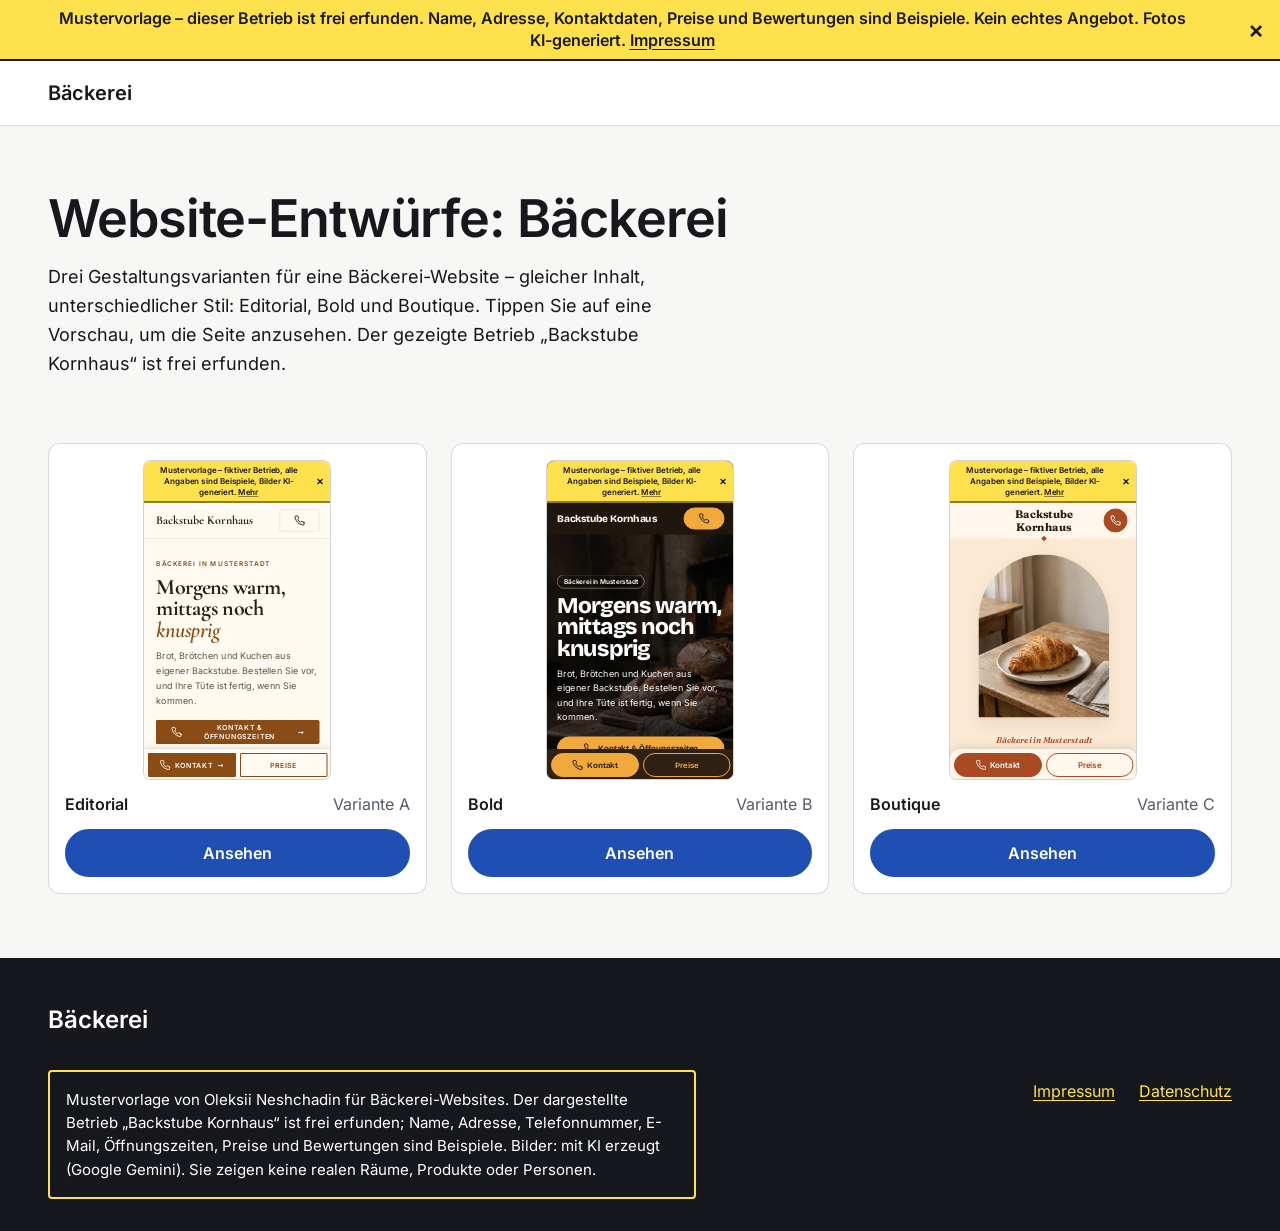
<file: index.html>
<!doctype html>
<html lang="de">
<head>
<meta charset="utf-8">
<meta name="viewport" content="width=device-width, initial-scale=1">
<meta name="robots" content="noindex, nofollow">
<meta name="referrer" content="no-referrer">
<title>Bäckerei – 3 Website-Entwürfe – Mustervorlage</title>
<link rel="stylesheet" href="static/css/overview.css">
</head>
<body class="overview">
<a class="skip-link" href="#inhalt">Zum Inhalt</a>
<div class="demo-banner" role="note" aria-label="Hinweis: Mustervorlage"><p class="demo-banner__short">Mustervorlage – fiktiver Betrieb, alle Angaben sind Beispiele, Bilder KI-generiert. <a href="impressum.html">Mehr</a></p><p class="demo-banner__long">Mustervorlage – dieser Betrieb ist frei erfunden. Name, Adresse, Kontaktdaten, Preise und Bewertungen sind Beispiele. Kein echtes Angebot. Fotos KI-generiert. <a href="impressum.html">Impressum</a></p><button type="button" class="demo-banner__close" aria-label="Hinweis schließen" onclick="this.parentNode.hidden=true">&times;</button></div>
<header class="site-header"><div class="wrap"><a class="site-header__name" href="index.html">Bäckerei</a></div></header>
<main id="inhalt">
<section class="sec"><div class="wrap"><h1>Website-Entwürfe: Bäckerei</h1><p class="lead">Drei Gestaltungsvarianten für eine Bäckerei-Website – gleicher Inhalt, unterschiedlicher Stil: Editorial, Bold und Boutique. Tippen Sie auf eine Vorschau, um die Seite anzusehen. Der gezeigte Betrieb „Backstube Kornhaus“ ist frei erfunden.</p><div class="ov-group"><ul class="ov-grid"><li class="ov-card"><a class="ov-frame" href="variante-a/index.html" tabindex="-1" aria-hidden="true"><iframe src="variante-a/index.html" loading="lazy" title="Vorschau: Bäckerei, Editorial" tabindex="-1" aria-hidden="true"></iframe></a><p class="ov-meta"><strong>Editorial</strong> <span class="muted">Variante A</span></p><a class="btn btn--primary" href="variante-a/index.html">Ansehen<span class="sr-only">: Bäckerei, Editorial</span></a></li><li class="ov-card"><a class="ov-frame" href="variante-b/index.html" tabindex="-1" aria-hidden="true"><iframe src="variante-b/index.html" loading="lazy" title="Vorschau: Bäckerei, Bold" tabindex="-1" aria-hidden="true"></iframe></a><p class="ov-meta"><strong>Bold</strong> <span class="muted">Variante B</span></p><a class="btn btn--primary" href="variante-b/index.html">Ansehen<span class="sr-only">: Bäckerei, Bold</span></a></li><li class="ov-card"><a class="ov-frame" href="variante-c/index.html" tabindex="-1" aria-hidden="true"><iframe src="variante-c/index.html" loading="lazy" title="Vorschau: Bäckerei, Boutique" tabindex="-1" aria-hidden="true"></iframe></a><p class="ov-meta"><strong>Boutique</strong> <span class="muted">Variante C</span></p><a class="btn btn--primary" href="variante-c/index.html">Ansehen<span class="sr-only">: Bäckerei, Boutique</span></a></li></ul></div></div></section>
</main>
<footer class="site-footer"><div class="wrap"><p class="site-footer__name">Bäckerei</p><div class="demo-note"><p>Mustervorlage von Oleksii Neshchadin für Bäckerei-Websites. Der dargestellte Betrieb
„Backstube Kornhaus“ ist frei erfunden; Name, Adresse, Telefonnummer, E-Mail, Öffnungszeiten,
Preise und Bewertungen sind Beispiele. Bilder: mit KI erzeugt (Google Gemini). Sie zeigen keine realen Räume, Produkte oder Personen.</p></div><ul class="footer-links"><li><a href="impressum.html">Impressum</a></li><li><a href="datenschutz.html">Datenschutz</a></li></ul></div></footer>


</body>
</html>
</file>
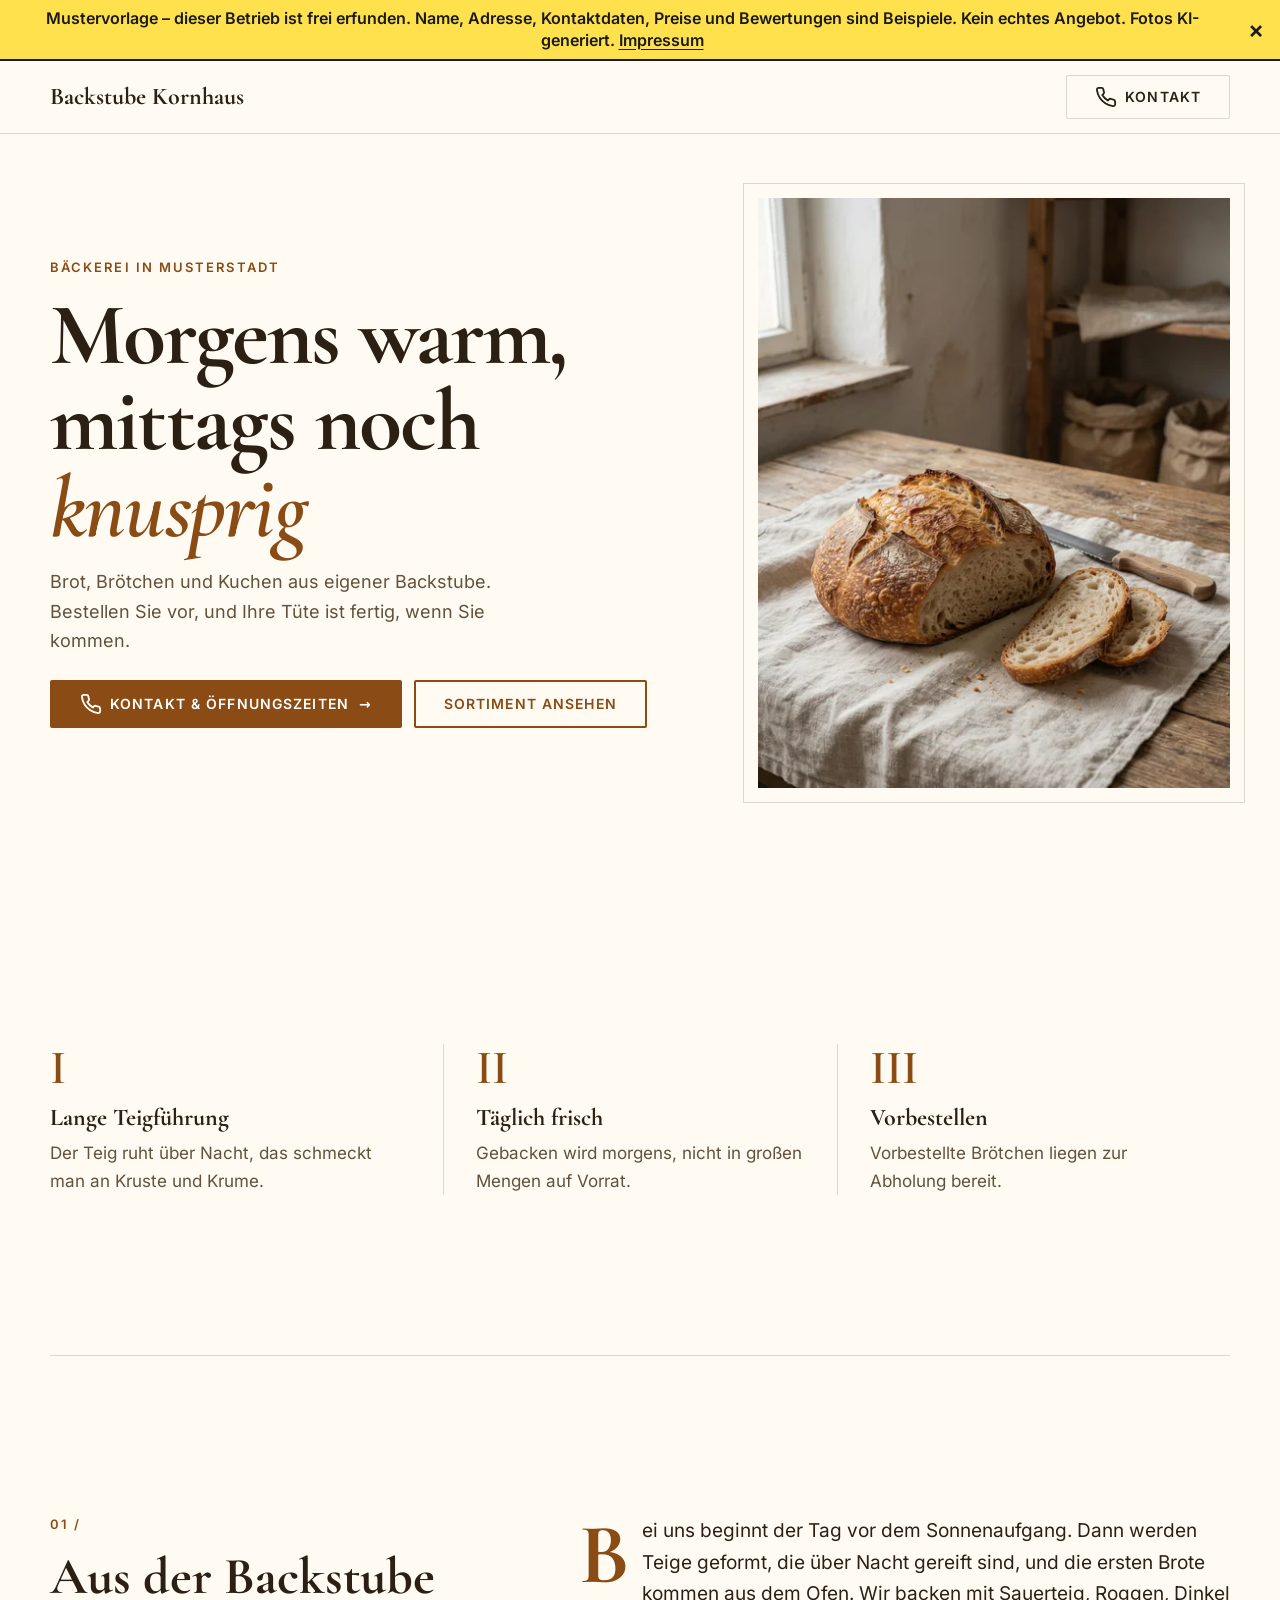
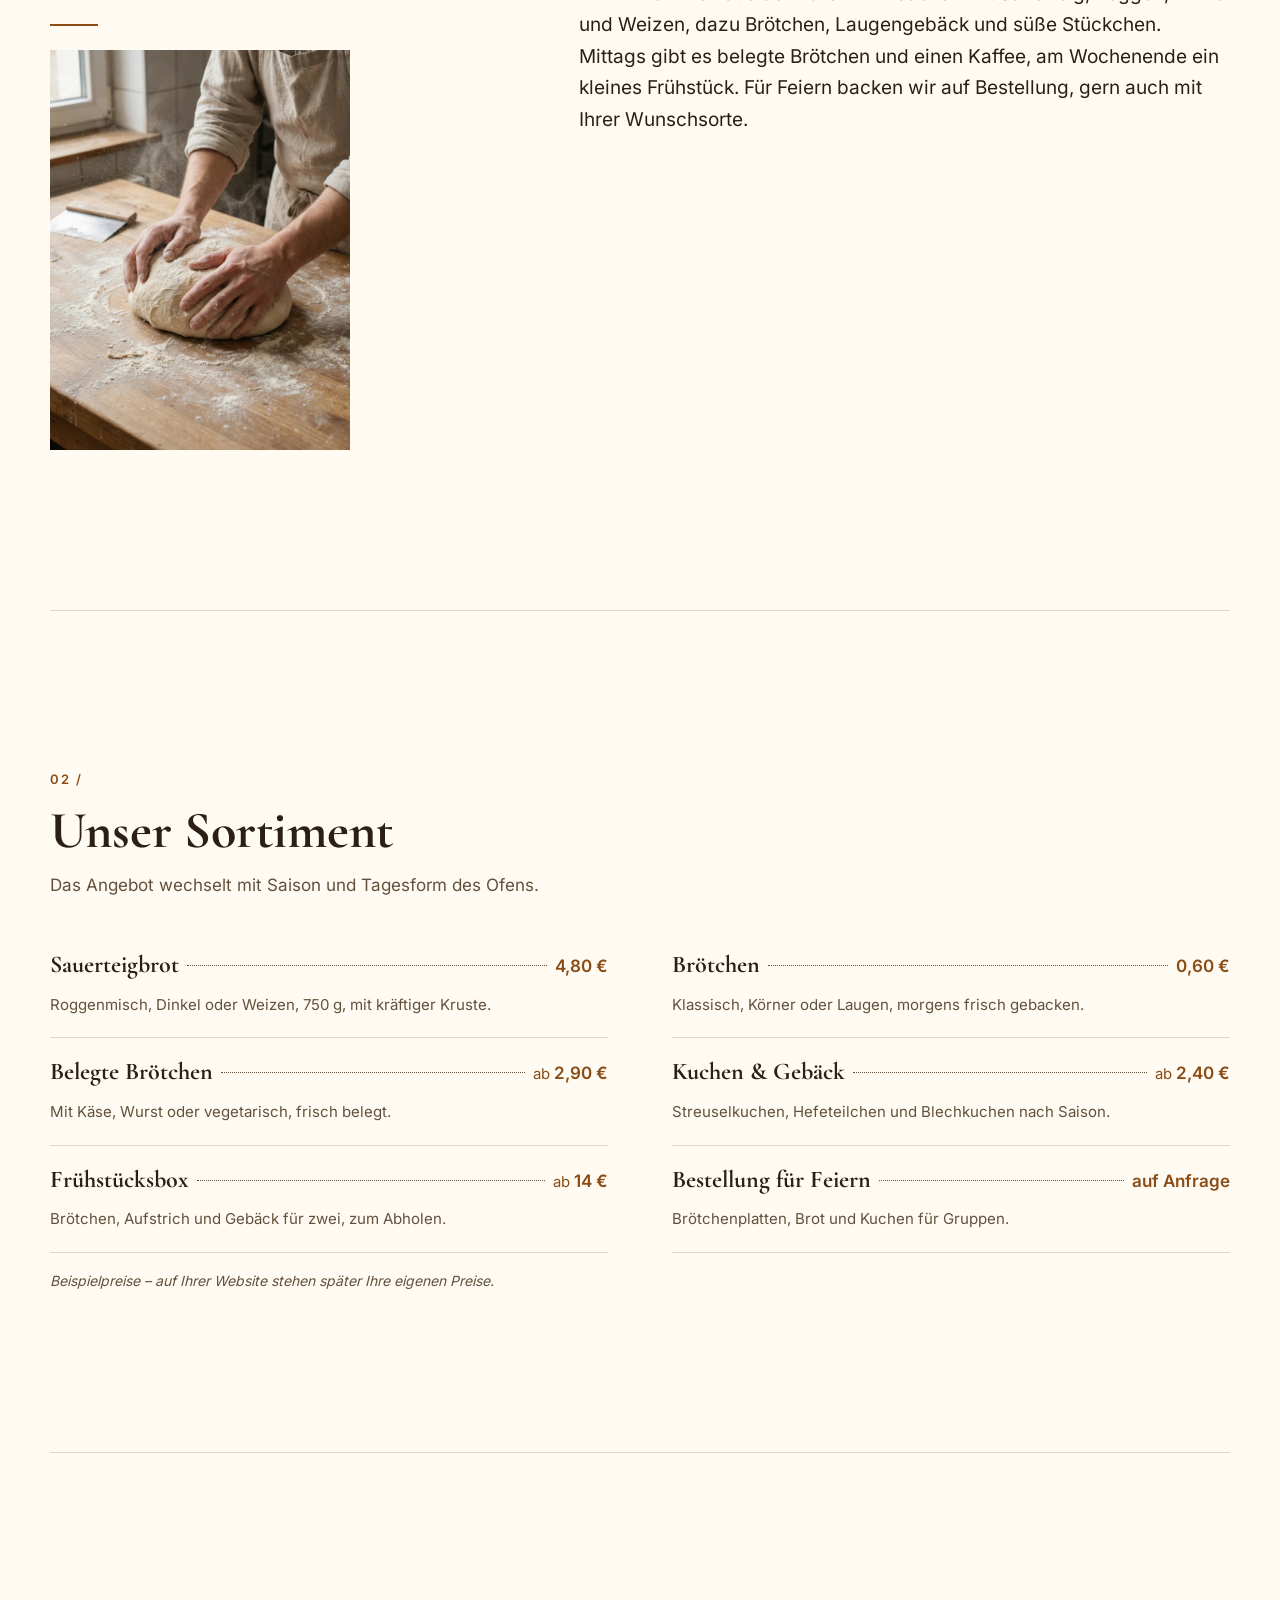
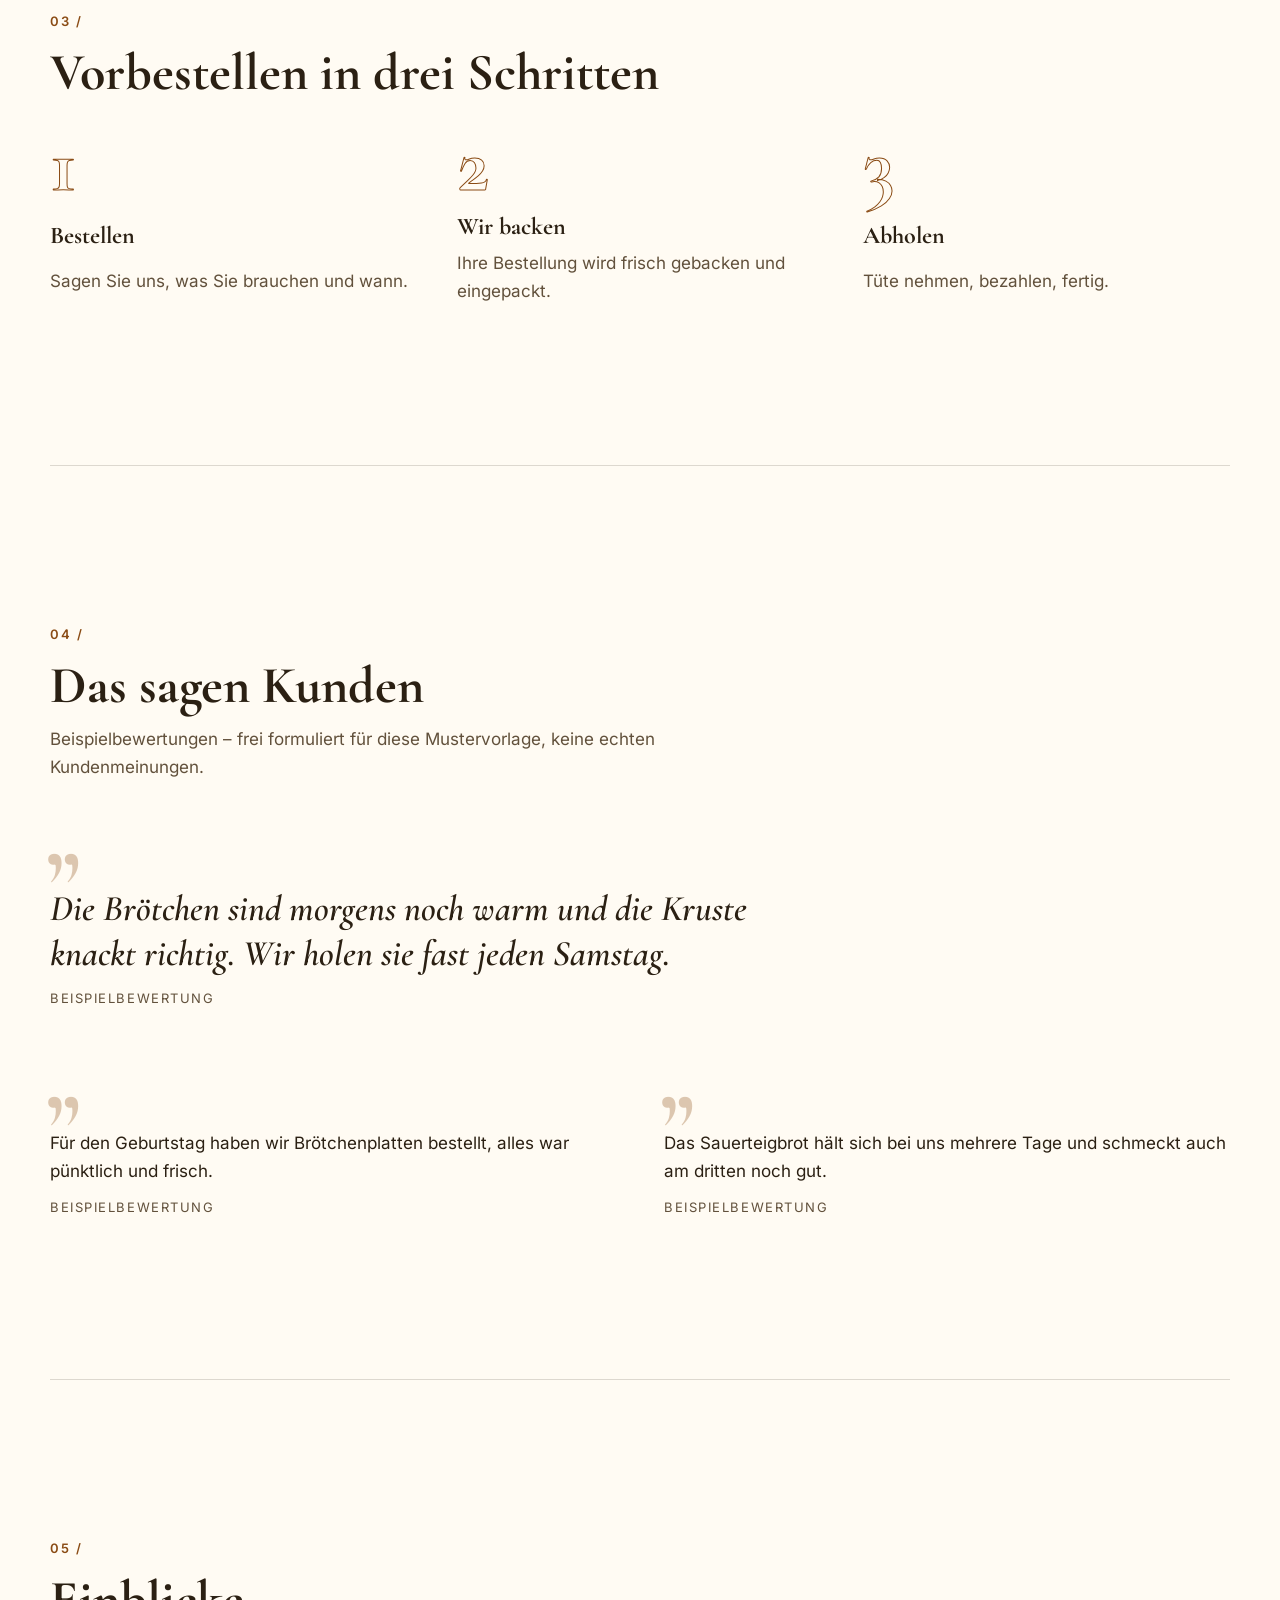
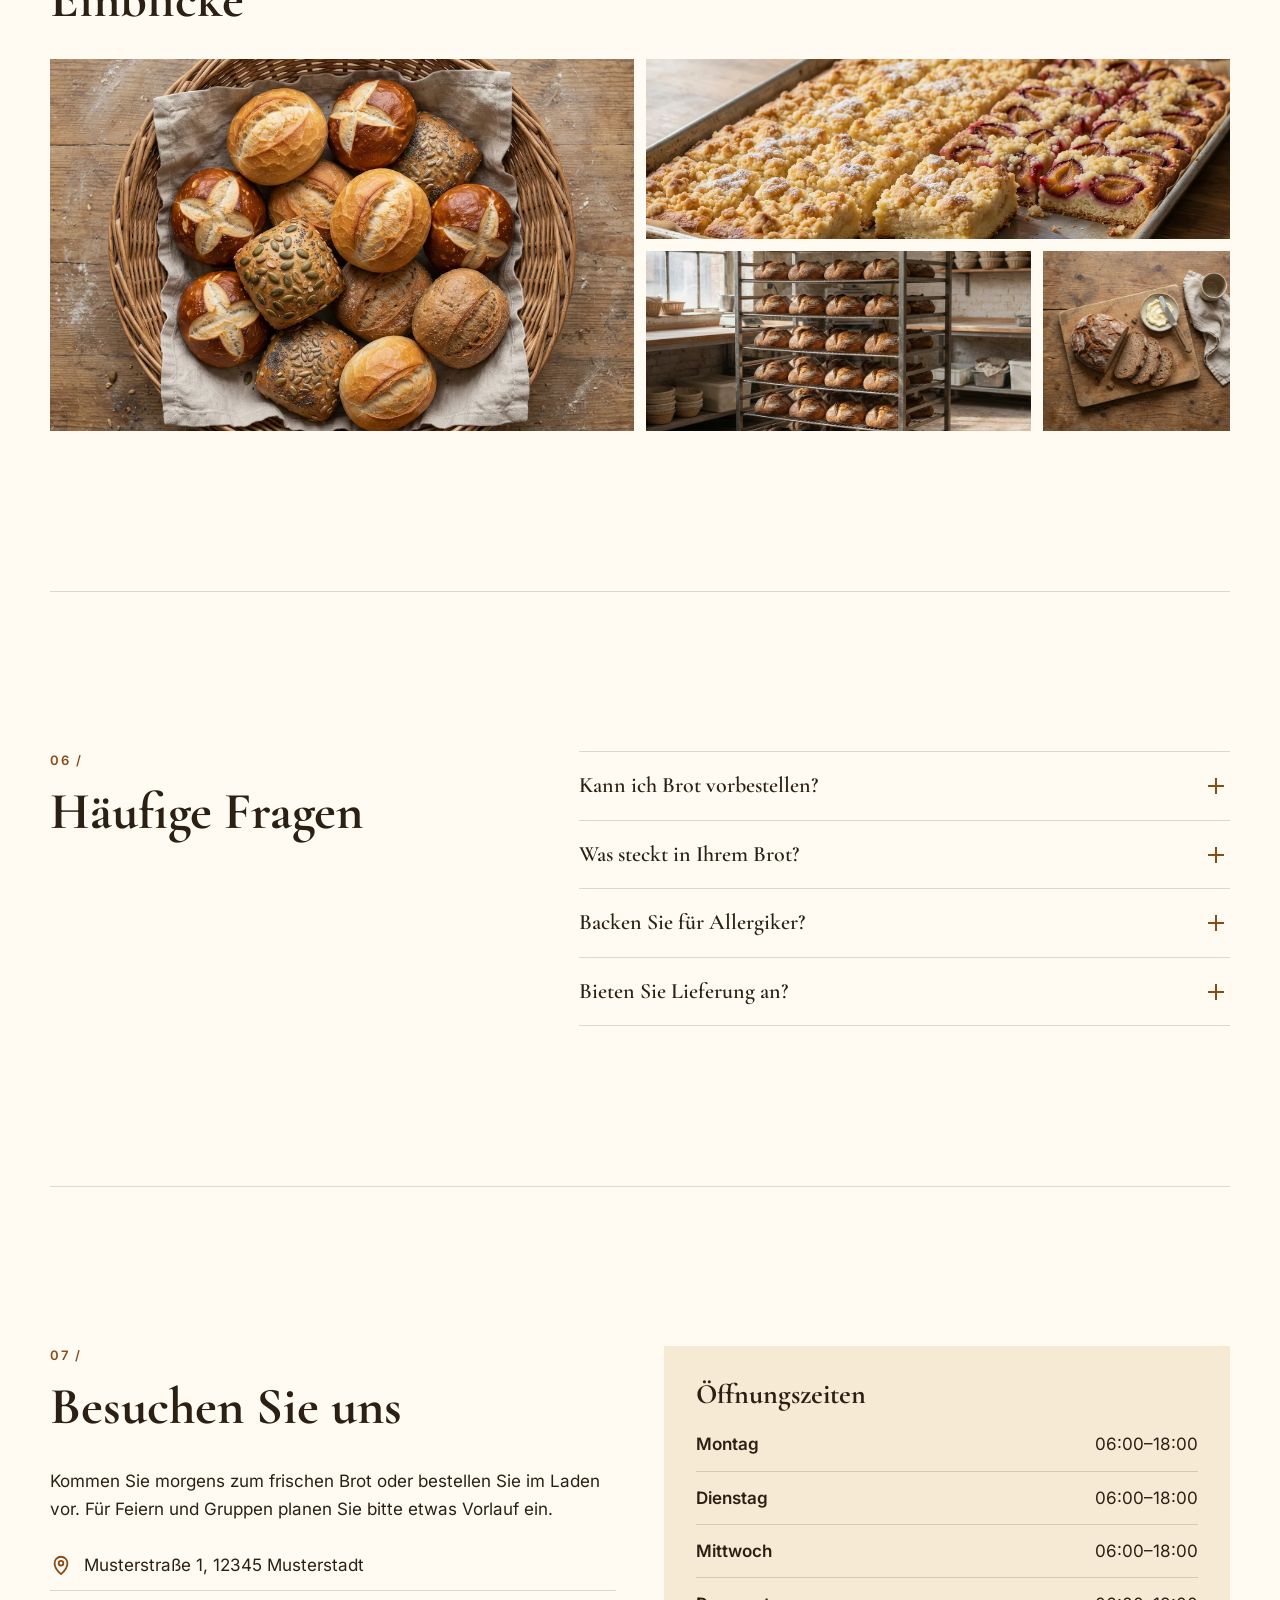
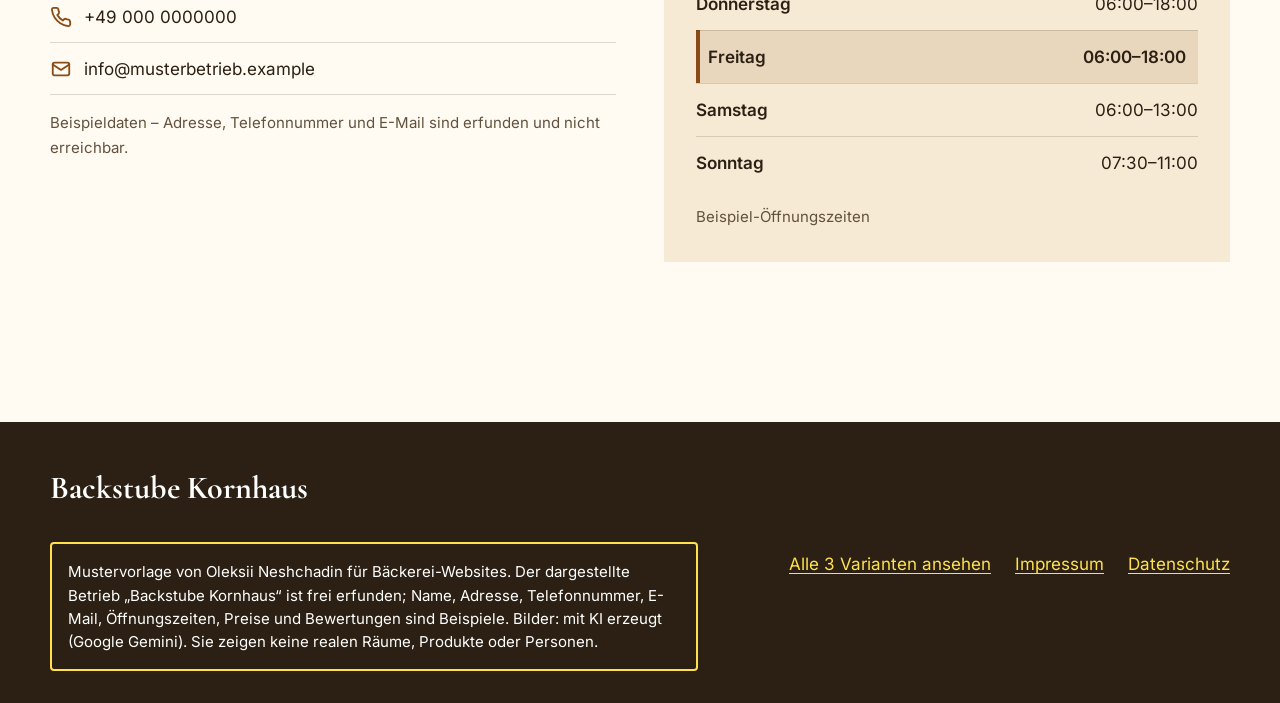
<file: variante-a/index.html>
<!doctype html>
<html lang="de" data-layout="a" data-theme="baeckerei" data-preset="baeckerei-a">
<head>
<meta charset="utf-8">
<meta name="viewport" content="width=device-width, initial-scale=1">
<meta name="robots" content="noindex, nofollow">
<meta name="referrer" content="no-referrer">
<title>Backstube Kornhaus – Bäckerei in Musterstadt – Mustervorlage</title>
<meta name="description" content="Mustervorlage: Brot, Brötchen und Gebäck aus der Backstube. Frühstück, Vorbestellung für Feiern und Brötchen-Service.">
<link rel="stylesheet" href="../static/css/site-a.css">
</head>
<body class="vorlage has-bar">
<a class="skip-link" href="#inhalt">Zum Inhalt</a>
<div class="demo-banner" role="note" aria-label="Hinweis: Mustervorlage"><p class="demo-banner__short">Mustervorlage – fiktiver Betrieb, alle Angaben sind Beispiele, Bilder KI-generiert. <a href="impressum.html">Mehr</a></p><p class="demo-banner__long">Mustervorlage – dieser Betrieb ist frei erfunden. Name, Adresse, Kontaktdaten, Preise und Bewertungen sind Beispiele. Kein echtes Angebot. Fotos KI-generiert. <a href="impressum.html">Impressum</a></p><button type="button" class="demo-banner__close" aria-label="Hinweis schließen" onclick="this.parentNode.hidden=true">&times;</button></div>
<header class="site-header"><div class="wrap"><a class="site-header__name" href="index.html">Backstube Kornhaus</a><a class="btn btn--primary header-cta" href="#kontakt" aria-label="Kontakt"><svg class="icon" viewBox="0 0 24 24" aria-hidden="true" focusable="false"><path d="M22 16.9v3a2 2 0 0 1-2.2 2 19.8 19.8 0 0 1-8.6-3.1 19.5 19.5 0 0 1-6-6A19.8 19.8 0 0 1 2.1 4.2 2 2 0 0 1 4.1 2h3a2 2 0 0 1 2 1.7c.1.9.4 1.8.7 2.7a2 2 0 0 1-.5 2.1L8 9.8a16 16 0 0 0 6 6l1.3-1.3a2 2 0 0 1 2.1-.4c.9.3 1.8.6 2.7.7a2 2 0 0 1 1.7 2z"/></svg><span>Kontakt</span></a></div></header>
<main id="inhalt">
<section class="hero hero--img"><div class="wrap hero__inner"><div class="hero__text"><p class="kicker">Bäckerei in Musterstadt</p><h1>Morgens warm, mittags noch <em>knusprig</em></h1><p class="hero__sub">Brot, Brötchen und Kuchen aus eigener Backstube. Bestellen Sie vor, und Ihre Tüte ist fertig, wenn Sie kommen.</p><div class="btn-row"><a class="btn btn--primary" href="#kontakt"><svg class="icon" viewBox="0 0 24 24" aria-hidden="true" focusable="false"><path d="M22 16.9v3a2 2 0 0 1-2.2 2 19.8 19.8 0 0 1-8.6-3.1 19.5 19.5 0 0 1-6-6A19.8 19.8 0 0 1 2.1 4.2 2 2 0 0 1 4.1 2h3a2 2 0 0 1 2 1.7c.1.9.4 1.8.7 2.7a2 2 0 0 1-.5 2.1L8 9.8a16 16 0 0 0 6 6l1.3-1.3a2 2 0 0 1 2.1-.4c.9.3 1.8.6 2.7.7a2 2 0 0 1 1.7 2z"/></svg><span>Kontakt &amp; Öffnungszeiten</span></a><a class="btn btn--secondary" href="#leistungen"><span>Sortiment ansehen</span></a></div></div><figure class="hero__media"><img src="../img/baeckerei/ai-hero-a-960.webp" srcset="../img/baeckerei/ai-hero-a-480.webp 480w, ../img/baeckerei/ai-hero-a-960.webp 960w, ../img/baeckerei/ai-hero-a-1600.webp 1600w" sizes="(min-width: 1100px) 460px, (min-width: 768px) 42vw, 100vw" width="960" height="1202" alt="Angeschnittenes Sauerteigbrot mit zwei Scheiben und Brotmesser auf Leinentuch, Mehlsäcke im Hintergrund" loading="eager" fetchpriority="high" decoding="async"></figure></div></section>
<section class="sec highlights" aria-label="Auf einen Blick"><div class="wrap"><ul class="hl-list"><li class="hl"><span class="hl__num" aria-hidden="true">I</span><h3>Lange Teigführung</h3><p>Der Teig ruht über Nacht, das schmeckt man an Kruste und Krume.</p></li><li class="hl"><span class="hl__num" aria-hidden="true">II</span><h3>Täglich frisch</h3><p>Gebacken wird morgens, nicht in großen Mengen auf Vorrat.</p></li><li class="hl"><span class="hl__num" aria-hidden="true">III</span><h3>Vorbestellen</h3><p>Vorbestellte Brötchen liegen zur Abholung bereit.</p></li></ul></div></section>
<section class="sec about" id="ueber-uns"><div class="wrap about__grid has-media"><header class="sec-head about__head"><h2>Aus der Backstube</h2></header><figure class="about__media"><img src="../img/baeckerei/ai-g1-960.webp" srcset="../img/baeckerei/ai-g1-480.webp 480w, ../img/baeckerei/ai-g1-960.webp 960w, ../img/baeckerei/ai-g1-1600.webp 1600w" sizes="(min-width: 768px) 40vw, 100vw" width="960" height="960" alt="Hände kneten einen Brotteig auf einem bemehlten Holztisch, daneben ein Teigschaber" loading="lazy" decoding="async"></figure><div class="about__text"><p>Bei uns beginnt der Tag vor dem Sonnenaufgang. Dann werden Teige geformt, die über Nacht gereift sind, und die ersten Brote kommen aus dem Ofen. Wir backen mit Sauerteig, Roggen, Dinkel und Weizen, dazu Brötchen, Laugengebäck und süße Stückchen. Mittags gibt es belegte Brötchen und einen Kaffee, am Wochenende ein kleines Frühstück. Für Feiern backen wir auf Bestellung, gern auch mit Ihrer Wunschsorte.</p></div></div></section>
<section class="sec services" id="leistungen"><div class="wrap"><header class="sec-head"><h2>Unser Sortiment</h2><p class="sec-intro">Das Angebot wechselt mit Saison und Tagesform des Ofens.</p></header><ul class="svc-list"><li class="svc"><span class="svc__num" aria-hidden="true">01</span><h3 class="svc__name">Sauerteigbrot</h3><span class="svc__lead" aria-hidden="true"></span><p class="svc__price">4,80 €</p><p class="svc__text">Roggenmisch, Dinkel oder Weizen, 750 g, mit kräftiger Kruste.</p></li><li class="svc"><span class="svc__num" aria-hidden="true">02</span><h3 class="svc__name">Brötchen</h3><span class="svc__lead" aria-hidden="true"></span><p class="svc__price">0,60 €</p><p class="svc__text">Klassisch, Körner oder Laugen, morgens frisch gebacken.</p></li><li class="svc"><span class="svc__num" aria-hidden="true">03</span><h3 class="svc__name">Belegte Brötchen</h3><span class="svc__lead" aria-hidden="true"></span><p class="svc__price"><span class="price__ab">ab</span> 2,90 €</p><p class="svc__text">Mit Käse, Wurst oder vegetarisch, frisch belegt.</p></li><li class="svc"><span class="svc__num" aria-hidden="true">04</span><h3 class="svc__name">Kuchen &amp; Gebäck</h3><span class="svc__lead" aria-hidden="true"></span><p class="svc__price"><span class="price__ab">ab</span> 2,40 €</p><p class="svc__text">Streuselkuchen, Hefeteilchen und Blechkuchen nach Saison.</p></li><li class="svc"><span class="svc__num" aria-hidden="true">05</span><h3 class="svc__name">Frühstücksbox</h3><span class="svc__lead" aria-hidden="true"></span><p class="svc__price"><span class="price__ab">ab</span> 14 €</p><p class="svc__text">Brötchen, Aufstrich und Gebäck für zwei, zum Abholen.</p></li><li class="svc"><span class="svc__num" aria-hidden="true">06</span><h3 class="svc__name">Bestellung für Feiern</h3><span class="svc__lead" aria-hidden="true"></span><p class="svc__price">auf Anfrage</p><p class="svc__text">Brötchenplatten, Brot und Kuchen für Gruppen.</p></li></ul><p class="price-note">Beispielpreise – auf Ihrer Website stehen später Ihre eigenen Preise.</p></div></section>
<section class="sec process" id="ablauf"><div class="wrap"><header class="sec-head"><h2>Vorbestellen in drei Schritten</h2></header><ol class="steps"><li class="step"><span class="step__num" aria-hidden="true">1</span><h3>Bestellen</h3><p>Sagen Sie uns, was Sie brauchen und wann.</p></li><li class="step"><span class="step__num" aria-hidden="true">2</span><h3>Wir backen</h3><p>Ihre Bestellung wird frisch gebacken und eingepackt.</p></li><li class="step"><span class="step__num" aria-hidden="true">3</span><h3>Abholen</h3><p>Tüte nehmen, bezahlen, fertig.</p></li></ol></div></section>
<section class="sec reviews" id="bewertungen"><div class="wrap"><header class="sec-head"><h2>Das sagen Kunden</h2><p class="sec-intro">Beispielbewertungen – frei formuliert für diese Mustervorlage, keine echten Kundenmeinungen.</p></header><ul class="rv-list"><li><figure class="review"><blockquote><p>Die Brötchen sind morgens noch warm und die Kruste knackt richtig. Wir holen sie fast jeden Samstag.</p></blockquote><figcaption>Beispielbewertung</figcaption></figure></li><li><figure class="review"><blockquote><p>Für den Geburtstag haben wir Brötchenplatten bestellt, alles war pünktlich und frisch.</p></blockquote><figcaption>Beispielbewertung</figcaption></figure></li><li><figure class="review"><blockquote><p>Das Sauerteigbrot hält sich bei uns mehrere Tage und schmeckt auch am dritten noch gut.</p></blockquote><figcaption>Beispielbewertung</figcaption></figure></li></ul></div></section>
<section class="sec gallery" id="bilder"><div class="wrap"><header class="sec-head"><h2>Einblicke</h2></header><ul class="gal"><li><figure><img src="../img/baeckerei/ai-g2-960.webp" srcset="../img/baeckerei/ai-g2-480.webp 480w, ../img/baeckerei/ai-g2-960.webp 960w, ../img/baeckerei/ai-g2-1600.webp 1600w" sizes="(min-width: 768px) 50vw, 100vw" width="960" height="960" alt="Brotkorb mit Laugen-, Körner- und Weizenbrötchen auf einem Leinentuch, von oben" loading="lazy" decoding="async"></figure></li><li><figure><img src="../img/baeckerei/ai-g3-960.webp" srcset="../img/baeckerei/ai-g3-480.webp 480w, ../img/baeckerei/ai-g3-960.webp 960w, ../img/baeckerei/ai-g3-1600.webp 1600w" sizes="(min-width: 768px) 50vw, 100vw" width="960" height="960" alt="Blech mit Streuselkuchen und Pflaumenkuchen mit Streuseln, ein Stück angeschnitten, daneben Tortenheber" loading="lazy" decoding="async"></figure></li><li><figure><img src="../img/baeckerei/ai-g4-960.webp" srcset="../img/baeckerei/ai-g4-480.webp 480w, ../img/baeckerei/ai-g4-960.webp 960w, ../img/baeckerei/ai-g4-1600.webp 1600w" sizes="(min-width: 768px) 50vw, 100vw" width="960" height="960" alt="Rollwagen voller Brotlaibe in einer hellen Backstube mit Gärkörben und Ziegelwänden" loading="lazy" decoding="async"></figure></li><li><figure><img src="../img/baeckerei/ai-g5-960.webp" srcset="../img/baeckerei/ai-g5-480.webp 480w, ../img/baeckerei/ai-g5-960.webp 960w, ../img/baeckerei/ai-g5-1600.webp 1600w" sizes="(min-width: 768px) 50vw, 100vw" width="960" height="960" alt="Angeschnittenes Roggenbrot auf einem Holzbrett mit Butter, Buttermesser, Becher und Leinentuch" loading="lazy" decoding="async"></figure></li></ul></div></section>
<section class="sec faq" id="fragen"><div class="wrap faq__grid"><header class="sec-head"><h2>Häufige Fragen</h2></header><div class="faq__list"><details><summary>Kann ich Brot vorbestellen?</summary><div class="faq__a"><p>Ja, im Laden oder nach Absprache. Bei größeren Mengen bitten wir um einen Tag Vorlauf.</p></div></details><details><summary>Was steckt in Ihrem Brot?</summary><div class="faq__a"><p>Die Grundzutaten sind Mehl, Wasser, Salz und Sauerteig oder Hefe, dazu je nach Sorte Körner oder Lauge. Zutatenlisten zeigen wir Ihnen gern.</p></div></details><details><summary>Backen Sie für Allergiker?</summary><div class="faq__a"><p>Alle Backwaren entstehen in einer Backstube, in der Gluten, Nüsse und Milch verarbeitet werden. Fragen Sie uns bitte nach Details.</p></div></details><details><summary>Bieten Sie Lieferung an?</summary><div class="faq__a"><p>Für größere Bestellungen sprechen wir die Lieferung individuell ab.</p></div></details></div></div></section>
<section class="sec contact" id="kontakt"><div class="wrap"><div class="contact__box has-hours"><div class="contact__info"><header class="sec-head"><h2>Besuchen Sie uns</h2></header><p class="contact__text">Kommen Sie morgens zum frischen Brot oder bestellen Sie im Laden vor. Für Feiern und Gruppen planen Sie bitte etwas Vorlauf ein.</p><ul class="contact-list"><li><span class="contact__ic"><svg class="icon" viewBox="0 0 24 24" aria-hidden="true" focusable="false"><path d="M12 22s-7-6.2-7-12a7 7 0 0 1 14 0c0 5.8-7 12-7 12z"/><circle cx="12" cy="10" r="2.5"/></svg></span><span><span class="sr-only">Adresse: </span>Musterstraße 1, 12345 Musterstadt</span></li><li><span class="contact__ic"><svg class="icon" viewBox="0 0 24 24" aria-hidden="true" focusable="false"><path d="M22 16.9v3a2 2 0 0 1-2.2 2 19.8 19.8 0 0 1-8.6-3.1 19.5 19.5 0 0 1-6-6A19.8 19.8 0 0 1 2.1 4.2 2 2 0 0 1 4.1 2h3a2 2 0 0 1 2 1.7c.1.9.4 1.8.7 2.7a2 2 0 0 1-.5 2.1L8 9.8a16 16 0 0 0 6 6l1.3-1.3a2 2 0 0 1 2.1-.4c.9.3 1.8.6 2.7.7a2 2 0 0 1 1.7 2z"/></svg></span><span><span class="sr-only">Telefon: </span>+49 000 0000000</span></li><li><span class="contact__ic"><svg class="icon" viewBox="0 0 24 24" aria-hidden="true" focusable="false"><rect x="3" y="5" width="18" height="14" rx="2"/><path d="m3 7 9 6 9-6"/></svg></span><span><span class="sr-only">E-Mail: </span>info@musterbetrieb.example</span></li></ul><p class="note">Beispieldaten – Adresse, Telefonnummer und E-Mail sind erfunden und nicht erreichbar.</p></div><div class="hours"><h3>Öffnungszeiten</h3><table class="hours-table"><caption class="sr-only">Öffnungszeiten</caption><thead class="sr-only"><tr><th scope="col">Tag</th><th scope="col">Zeiten</th></tr></thead><tbody><tr data-day="0"><th scope="row">Montag</th><td>06:00–18:00</td></tr><tr data-day="1"><th scope="row">Dienstag</th><td>06:00–18:00</td></tr><tr data-day="2"><th scope="row">Mittwoch</th><td>06:00–18:00</td></tr><tr data-day="3"><th scope="row">Donnerstag</th><td>06:00–18:00</td></tr><tr data-day="4"><th scope="row">Freitag</th><td>06:00–18:00</td></tr><tr data-day="5"><th scope="row">Samstag</th><td>06:00–13:00</td></tr><tr data-day="6"><th scope="row">Sonntag</th><td>07:30–11:00</td></tr></tbody></table><p class="note">Beispiel-Öffnungszeiten</p></div></div></div></section>
</main>
<footer class="site-footer"><div class="wrap"><p class="site-footer__name">Backstube Kornhaus</p><div class="demo-note"><p>Mustervorlage von Oleksii Neshchadin für Bäckerei-Websites. Der dargestellte Betrieb
„Backstube Kornhaus“ ist frei erfunden; Name, Adresse, Telefonnummer, E-Mail, Öffnungszeiten,
Preise und Bewertungen sind Beispiele. Bilder: mit KI erzeugt (Google Gemini). Sie zeigen keine realen Räume, Produkte oder Personen.</p></div><ul class="footer-links"><li><a href="../index.html">Alle 3 Varianten ansehen</a></li><li><a href="impressum.html">Impressum</a></li><li><a href="datenschutz.html">Datenschutz</a></li></ul></div></footer>
<nav class="sticky-bar" aria-label="Schnellzugriff"><a class="btn btn--primary" href="#kontakt"><svg class="icon" viewBox="0 0 24 24" aria-hidden="true" focusable="false"><path d="M22 16.9v3a2 2 0 0 1-2.2 2 19.8 19.8 0 0 1-8.6-3.1 19.5 19.5 0 0 1-6-6A19.8 19.8 0 0 1 2.1 4.2 2 2 0 0 1 4.1 2h3a2 2 0 0 1 2 1.7c.1.9.4 1.8.7 2.7a2 2 0 0 1-.5 2.1L8 9.8a16 16 0 0 0 6 6l1.3-1.3a2 2 0 0 1 2.1-.4c.9.3 1.8.6 2.7.7a2 2 0 0 1 1.7 2z"/></svg><span>Kontakt</span></a><a class="btn btn--secondary" href="#leistungen">Preise</a></nav>
<script>
(function(){var m={Mo:0,Di:1,Mi:2,Do:3,Fr:4,Sa:5,So:6};
var d=new Intl.DateTimeFormat('de-DE',{weekday:'short',timeZone:'Europe/Berlin'}).format(new Date()).replace('.','');
var r=document.querySelector('.hours-table tr[data-day="'+m[d]+'"]');
if(r){r.classList.add('is-today');r.setAttribute('aria-current','date');}})();
</script>
</body>
</html>
</file>
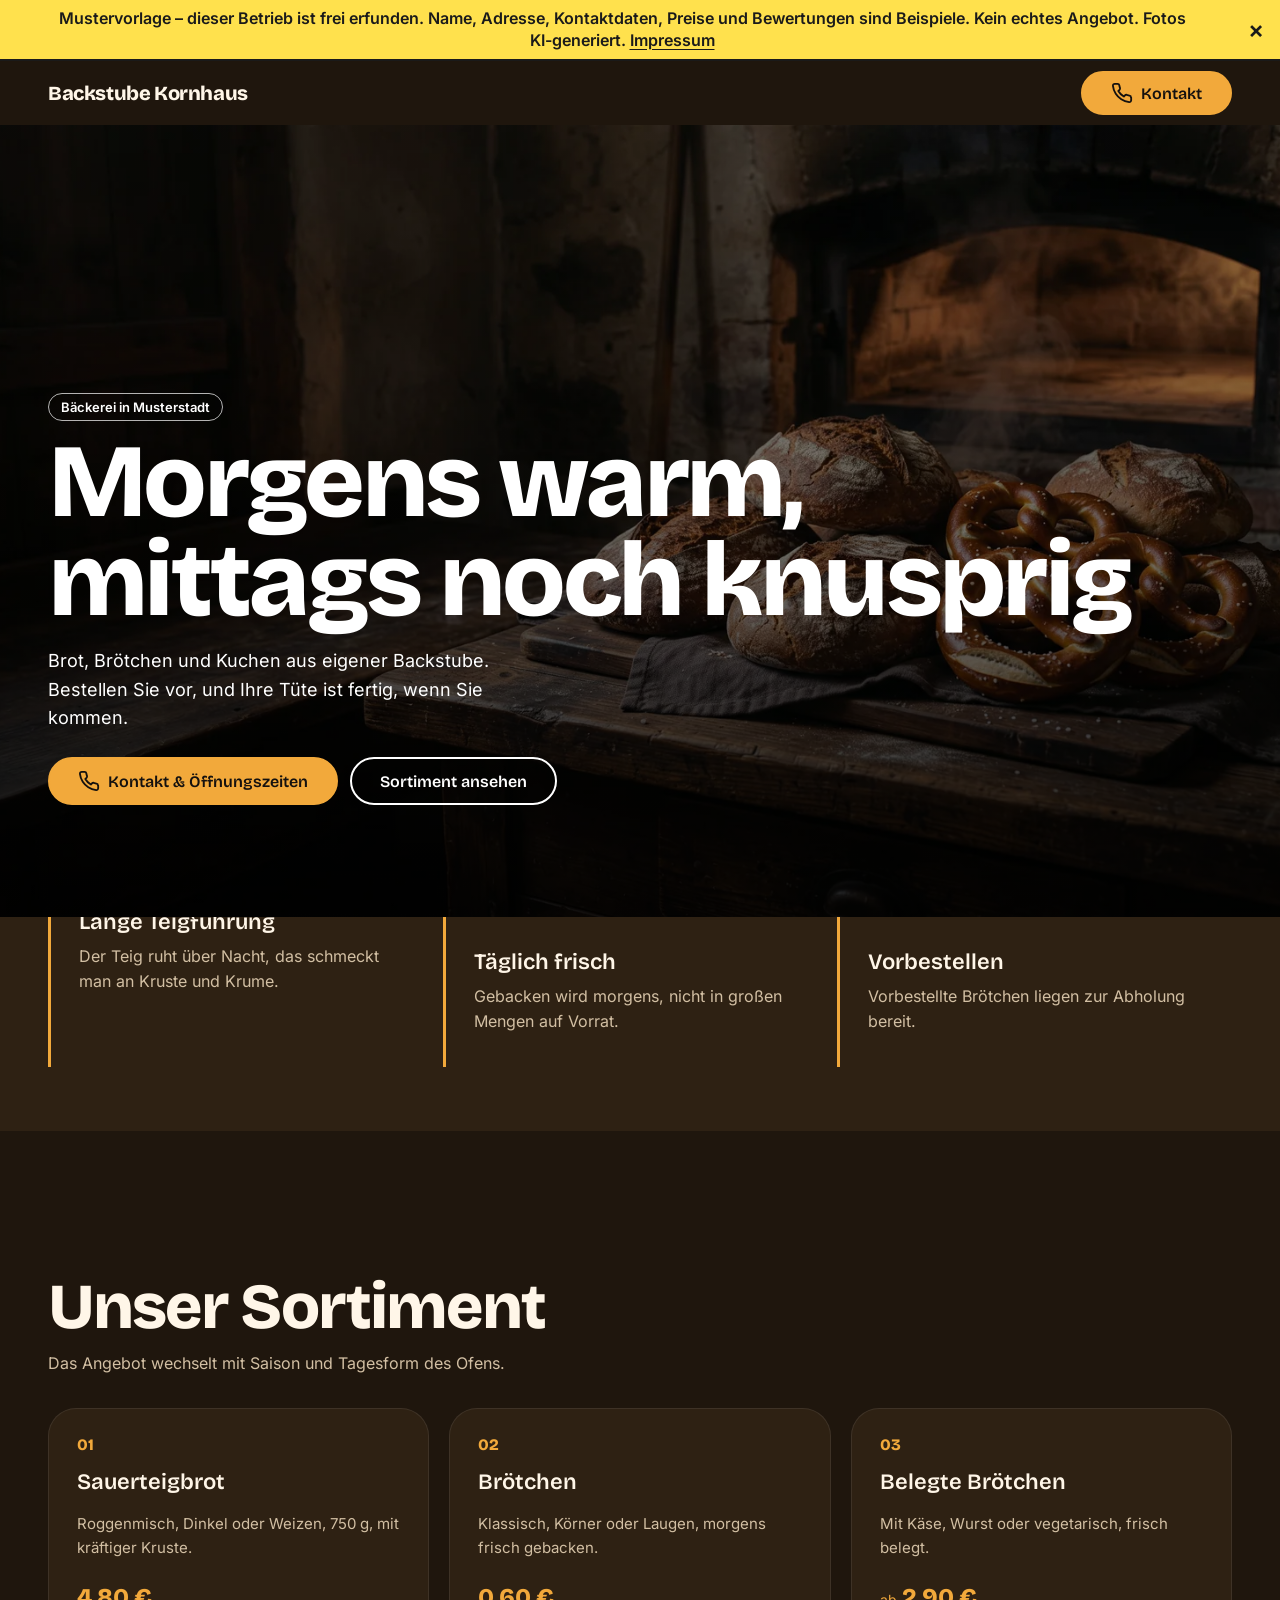
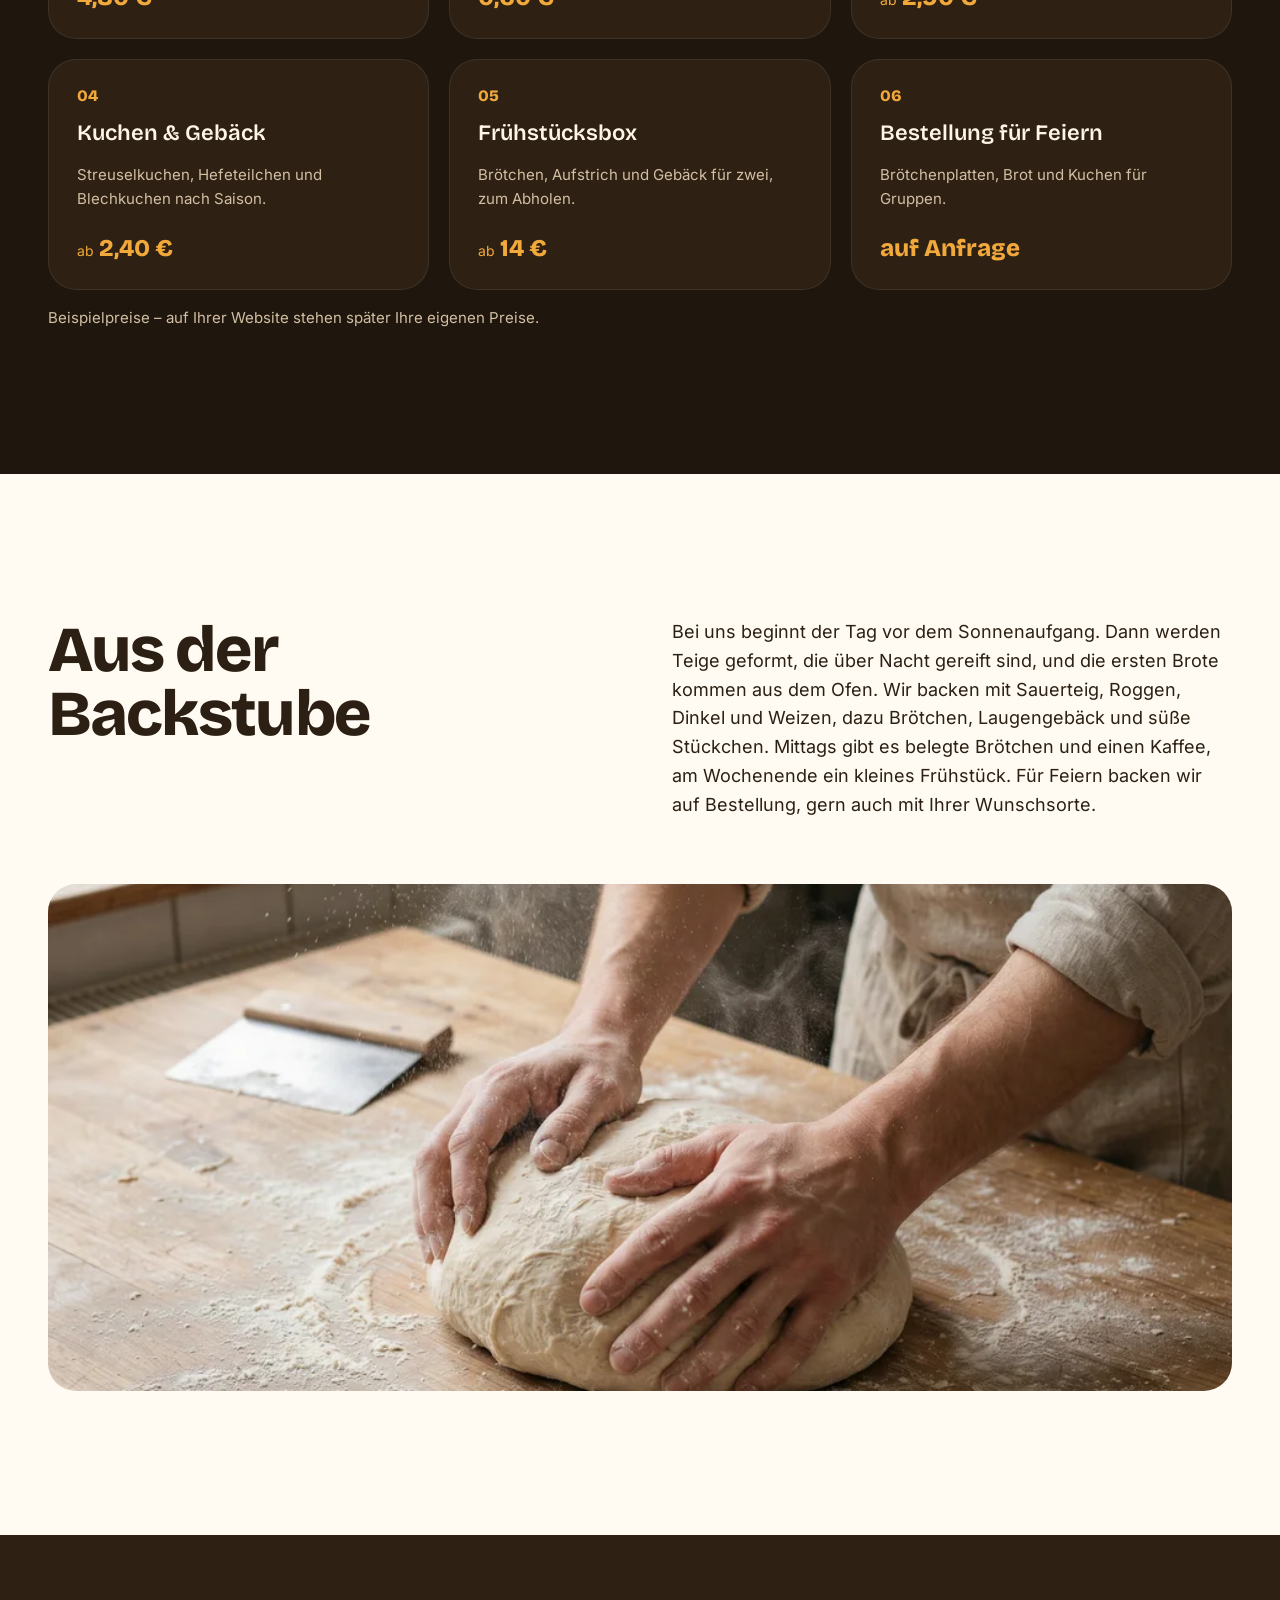
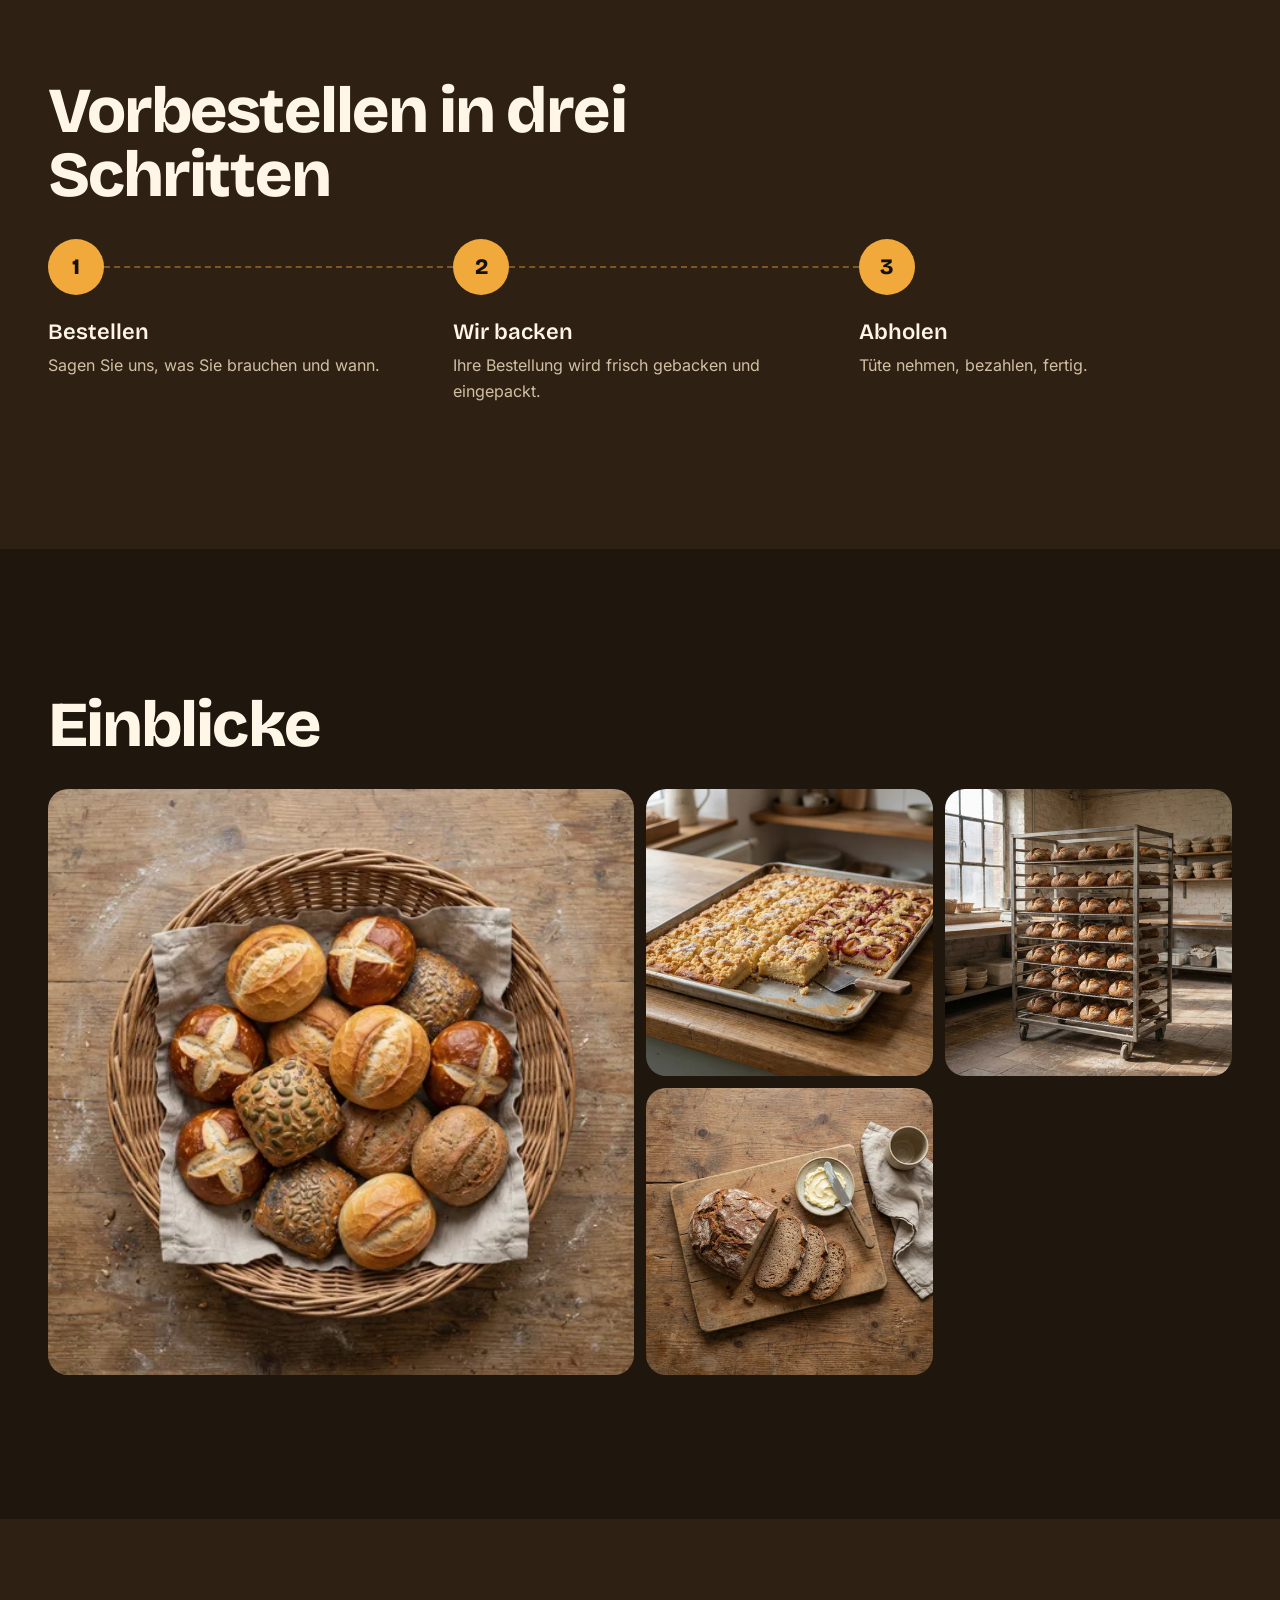
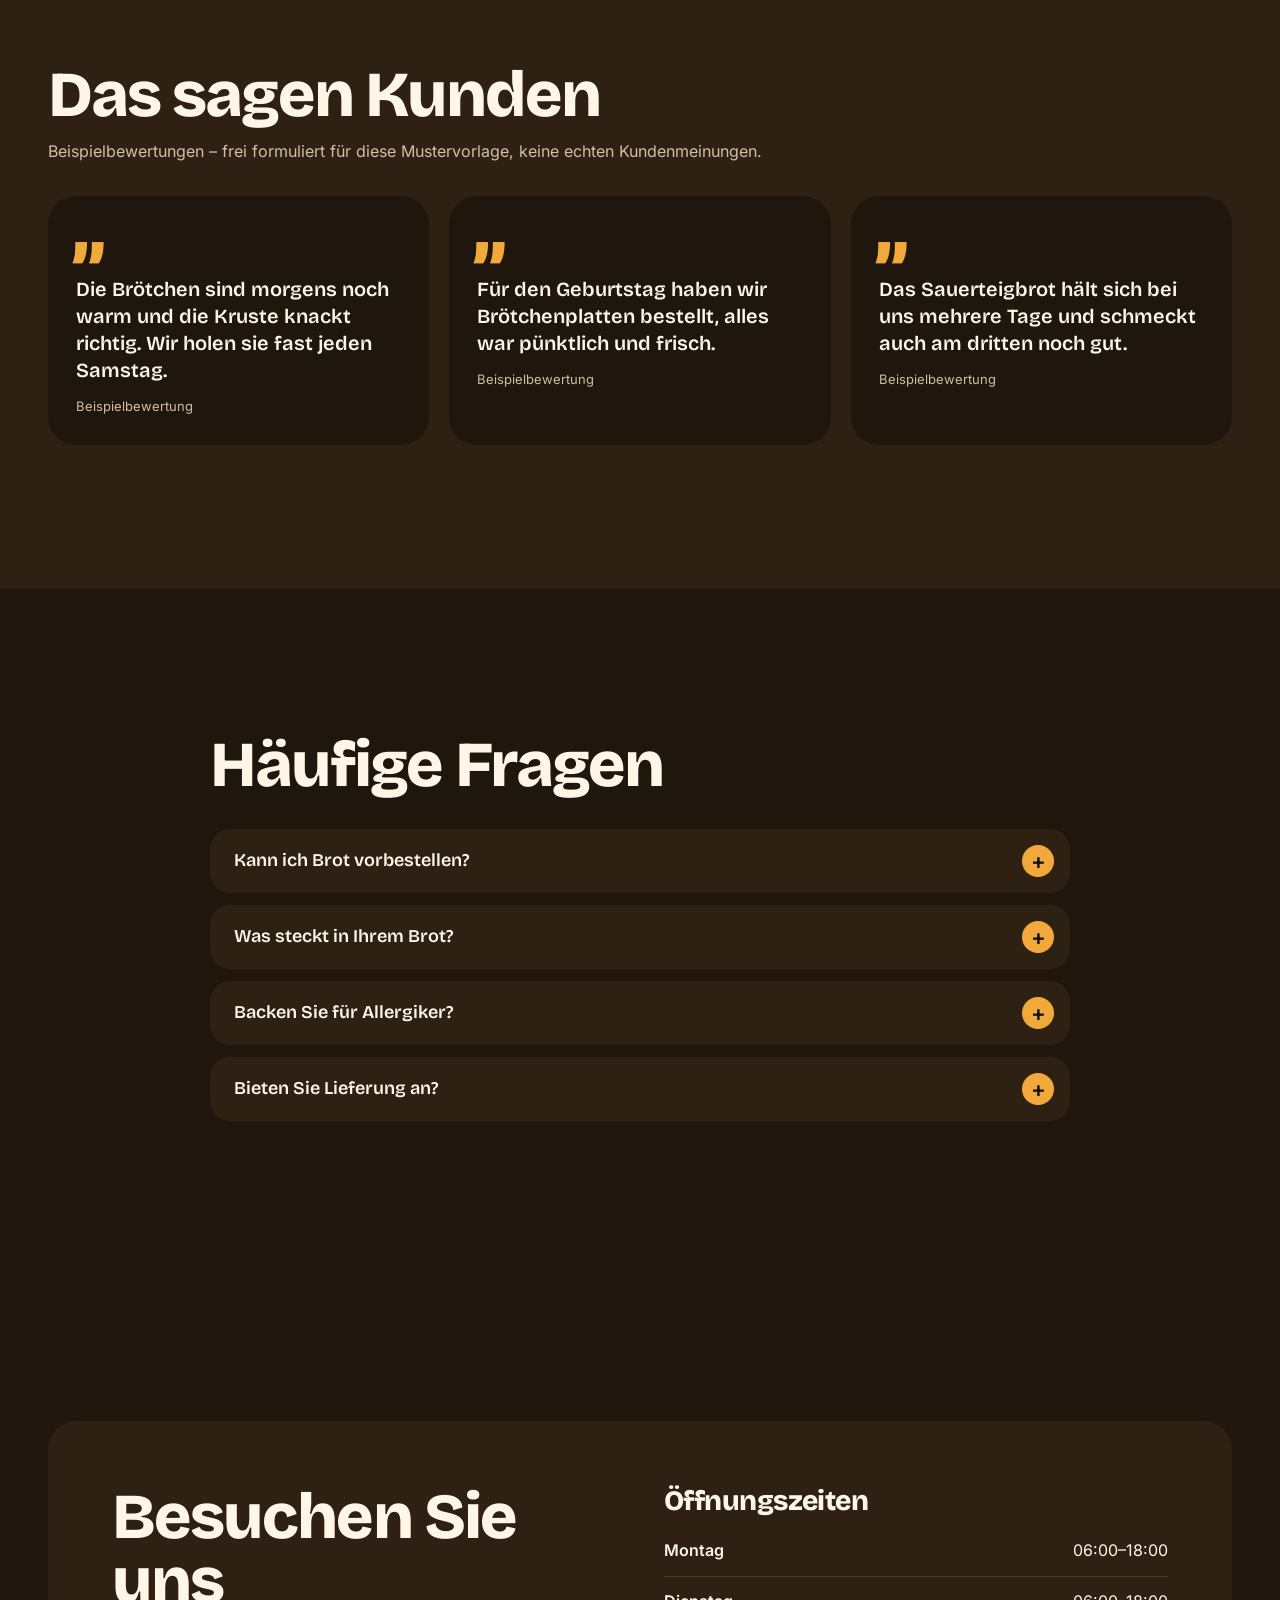
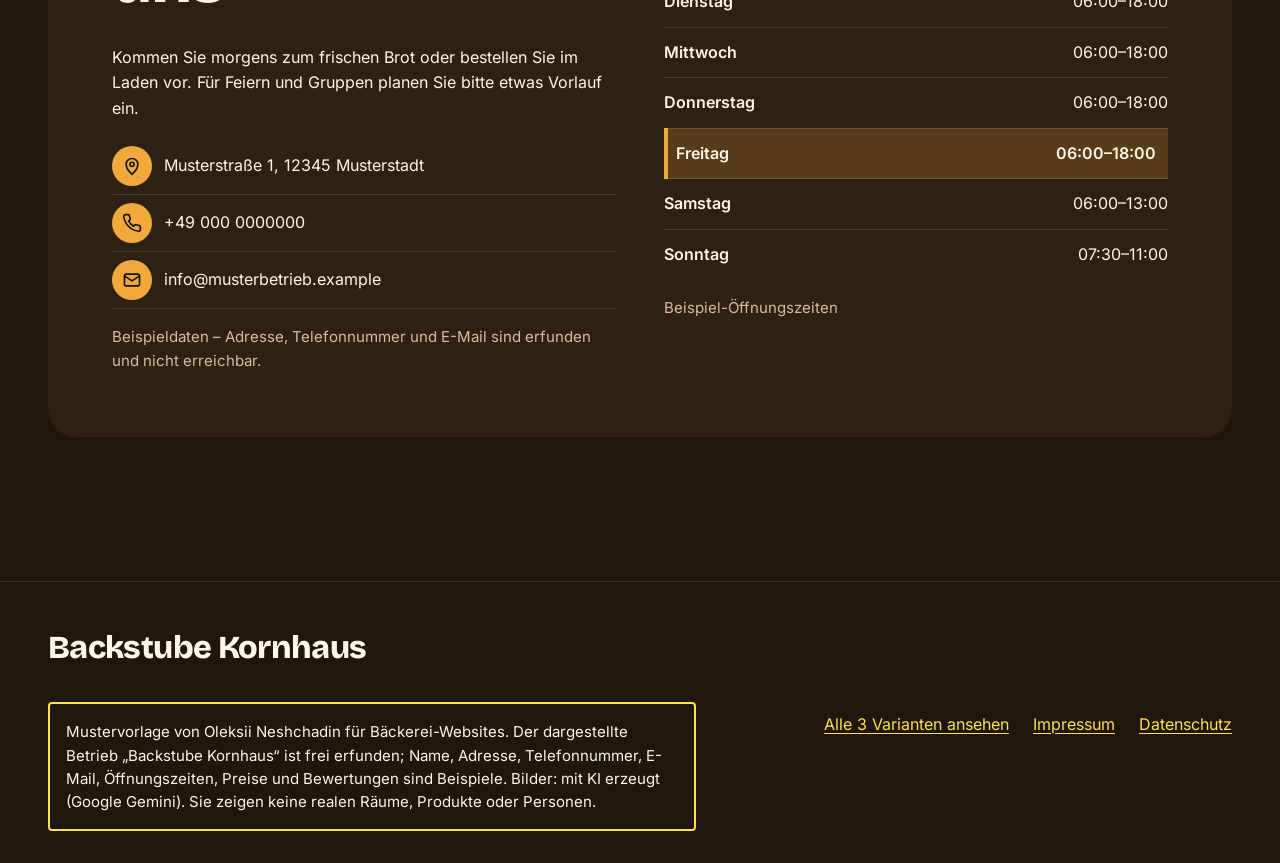
<file: variante-b/index.html>
<!doctype html>
<html lang="de" data-layout="b" data-theme="baeckerei" data-preset="baeckerei-b">
<head>
<meta charset="utf-8">
<meta name="viewport" content="width=device-width, initial-scale=1">
<meta name="robots" content="noindex, nofollow">
<meta name="referrer" content="no-referrer">
<title>Backstube Kornhaus – Bäckerei in Musterstadt – Mustervorlage</title>
<meta name="description" content="Mustervorlage: Brot, Brötchen und Gebäck aus der Backstube. Frühstück, Vorbestellung für Feiern und Brötchen-Service.">
<link rel="stylesheet" href="../static/css/site-b.css">
</head>
<body class="vorlage has-bar">
<a class="skip-link" href="#inhalt">Zum Inhalt</a>
<div class="demo-banner" role="note" aria-label="Hinweis: Mustervorlage"><p class="demo-banner__short">Mustervorlage – fiktiver Betrieb, alle Angaben sind Beispiele, Bilder KI-generiert. <a href="impressum.html">Mehr</a></p><p class="demo-banner__long">Mustervorlage – dieser Betrieb ist frei erfunden. Name, Adresse, Kontaktdaten, Preise und Bewertungen sind Beispiele. Kein echtes Angebot. Fotos KI-generiert. <a href="impressum.html">Impressum</a></p><button type="button" class="demo-banner__close" aria-label="Hinweis schließen" onclick="this.parentNode.hidden=true">&times;</button></div>
<header class="site-header"><div class="wrap"><a class="site-header__name" href="index.html">Backstube Kornhaus</a><a class="btn btn--primary header-cta" href="#kontakt" aria-label="Kontakt"><svg class="icon" viewBox="0 0 24 24" aria-hidden="true" focusable="false"><path d="M22 16.9v3a2 2 0 0 1-2.2 2 19.8 19.8 0 0 1-8.6-3.1 19.5 19.5 0 0 1-6-6A19.8 19.8 0 0 1 2.1 4.2 2 2 0 0 1 4.1 2h3a2 2 0 0 1 2 1.7c.1.9.4 1.8.7 2.7a2 2 0 0 1-.5 2.1L8 9.8a16 16 0 0 0 6 6l1.3-1.3a2 2 0 0 1 2.1-.4c.9.3 1.8.6 2.7.7a2 2 0 0 1 1.7 2z"/></svg><span>Kontakt</span></a></div></header>
<main id="inhalt">
<section class="hero hero--img"><div class="wrap hero__inner"><div class="hero__text"><p class="kicker">Bäckerei in Musterstadt</p><h1>Morgens warm, mittags noch knusprig</h1><p class="hero__sub">Brot, Brötchen und Kuchen aus eigener Backstube. Bestellen Sie vor, und Ihre Tüte ist fertig, wenn Sie kommen.</p><div class="btn-row"><a class="btn btn--primary" href="#kontakt"><svg class="icon" viewBox="0 0 24 24" aria-hidden="true" focusable="false"><path d="M22 16.9v3a2 2 0 0 1-2.2 2 19.8 19.8 0 0 1-8.6-3.1 19.5 19.5 0 0 1-6-6A19.8 19.8 0 0 1 2.1 4.2 2 2 0 0 1 4.1 2h3a2 2 0 0 1 2 1.7c.1.9.4 1.8.7 2.7a2 2 0 0 1-.5 2.1L8 9.8a16 16 0 0 0 6 6l1.3-1.3a2 2 0 0 1 2.1-.4c.9.3 1.8.6 2.7.7a2 2 0 0 1 1.7 2z"/></svg><span>Kontakt &amp; Öffnungszeiten</span></a><a class="btn btn--secondary" href="#leistungen"><span>Sortiment ansehen</span></a></div></div><figure class="hero__media"><img src="../img/baeckerei/ai-hero-b-960.webp" srcset="../img/baeckerei/ai-hero-b-480.webp 480w, ../img/baeckerei/ai-hero-b-960.webp 960w, ../img/baeckerei/ai-hero-b-1600.webp 1600w, ../img/baeckerei/ai-hero-b-2400.webp 2400w" sizes="100vw" width="960" height="540" alt="Dunkle Bauernbrote und Laugenbrezeln auf einem Holztisch vor einem Steinofen mit Glut" loading="eager" fetchpriority="high" decoding="async"></figure></div></section>
<section class="sec highlights" aria-label="Auf einen Blick"><div class="wrap"><ul class="hl-list"><li class="hl"><span class="hl__num" aria-hidden="true">1</span><h3>Lange Teigführung</h3><p>Der Teig ruht über Nacht, das schmeckt man an Kruste und Krume.</p></li><li class="hl"><span class="hl__num" aria-hidden="true">2</span><h3>Täglich frisch</h3><p>Gebacken wird morgens, nicht in großen Mengen auf Vorrat.</p></li><li class="hl"><span class="hl__num" aria-hidden="true">3</span><h3>Vorbestellen</h3><p>Vorbestellte Brötchen liegen zur Abholung bereit.</p></li></ul></div></section>
<section class="sec services" id="leistungen"><div class="wrap"><header class="sec-head"><h2>Unser Sortiment</h2><p class="sec-intro">Das Angebot wechselt mit Saison und Tagesform des Ofens.</p></header><ul class="svc-list"><li class="svc"><span class="svc__num" aria-hidden="true">01</span><h3 class="svc__name">Sauerteigbrot</h3><span class="svc__lead" aria-hidden="true"></span><p class="svc__price">4,80 €</p><p class="svc__text">Roggenmisch, Dinkel oder Weizen, 750 g, mit kräftiger Kruste.</p></li><li class="svc"><span class="svc__num" aria-hidden="true">02</span><h3 class="svc__name">Brötchen</h3><span class="svc__lead" aria-hidden="true"></span><p class="svc__price">0,60 €</p><p class="svc__text">Klassisch, Körner oder Laugen, morgens frisch gebacken.</p></li><li class="svc"><span class="svc__num" aria-hidden="true">03</span><h3 class="svc__name">Belegte Brötchen</h3><span class="svc__lead" aria-hidden="true"></span><p class="svc__price"><span class="price__ab">ab</span> 2,90 €</p><p class="svc__text">Mit Käse, Wurst oder vegetarisch, frisch belegt.</p></li><li class="svc"><span class="svc__num" aria-hidden="true">04</span><h3 class="svc__name">Kuchen &amp; Gebäck</h3><span class="svc__lead" aria-hidden="true"></span><p class="svc__price"><span class="price__ab">ab</span> 2,40 €</p><p class="svc__text">Streuselkuchen, Hefeteilchen und Blechkuchen nach Saison.</p></li><li class="svc"><span class="svc__num" aria-hidden="true">05</span><h3 class="svc__name">Frühstücksbox</h3><span class="svc__lead" aria-hidden="true"></span><p class="svc__price"><span class="price__ab">ab</span> 14 €</p><p class="svc__text">Brötchen, Aufstrich und Gebäck für zwei, zum Abholen.</p></li><li class="svc"><span class="svc__num" aria-hidden="true">06</span><h3 class="svc__name">Bestellung für Feiern</h3><span class="svc__lead" aria-hidden="true"></span><p class="svc__price">auf Anfrage</p><p class="svc__text">Brötchenplatten, Brot und Kuchen für Gruppen.</p></li></ul><p class="price-note">Beispielpreise – auf Ihrer Website stehen später Ihre eigenen Preise.</p></div></section>
<section class="sec about" id="ueber-uns"><div class="wrap about__grid has-media"><header class="sec-head about__head"><h2>Aus der Backstube</h2></header><figure class="about__media"><img src="../img/baeckerei/ai-g1-960.webp" srcset="../img/baeckerei/ai-g1-480.webp 480w, ../img/baeckerei/ai-g1-960.webp 960w, ../img/baeckerei/ai-g1-1600.webp 1600w" sizes="(min-width: 768px) 40vw, 100vw" width="960" height="960" alt="Hände kneten einen Brotteig auf einem bemehlten Holztisch, daneben ein Teigschaber" loading="lazy" decoding="async"></figure><div class="about__text"><p>Bei uns beginnt der Tag vor dem Sonnenaufgang. Dann werden Teige geformt, die über Nacht gereift sind, und die ersten Brote kommen aus dem Ofen. Wir backen mit Sauerteig, Roggen, Dinkel und Weizen, dazu Brötchen, Laugengebäck und süße Stückchen. Mittags gibt es belegte Brötchen und einen Kaffee, am Wochenende ein kleines Frühstück. Für Feiern backen wir auf Bestellung, gern auch mit Ihrer Wunschsorte.</p></div></div></section>
<section class="sec process" id="ablauf"><div class="wrap"><header class="sec-head"><h2>Vorbestellen in drei Schritten</h2></header><ol class="steps"><li class="step"><span class="step__num" aria-hidden="true">1</span><h3>Bestellen</h3><p>Sagen Sie uns, was Sie brauchen und wann.</p></li><li class="step"><span class="step__num" aria-hidden="true">2</span><h3>Wir backen</h3><p>Ihre Bestellung wird frisch gebacken und eingepackt.</p></li><li class="step"><span class="step__num" aria-hidden="true">3</span><h3>Abholen</h3><p>Tüte nehmen, bezahlen, fertig.</p></li></ol></div></section>
<section class="sec gallery" id="bilder"><div class="wrap"><header class="sec-head"><h2>Einblicke</h2></header><ul class="gal"><li><figure><img src="../img/baeckerei/ai-g2-960.webp" srcset="../img/baeckerei/ai-g2-480.webp 480w, ../img/baeckerei/ai-g2-960.webp 960w, ../img/baeckerei/ai-g2-1600.webp 1600w" sizes="(min-width: 768px) 25vw, 50vw" width="960" height="960" alt="Brotkorb mit Laugen-, Körner- und Weizenbrötchen auf einem Leinentuch, von oben" loading="lazy" decoding="async"></figure></li><li><figure><img src="../img/baeckerei/ai-g3-960.webp" srcset="../img/baeckerei/ai-g3-480.webp 480w, ../img/baeckerei/ai-g3-960.webp 960w, ../img/baeckerei/ai-g3-1600.webp 1600w" sizes="(min-width: 768px) 25vw, 50vw" width="960" height="960" alt="Blech mit Streuselkuchen und Pflaumenkuchen mit Streuseln, ein Stück angeschnitten, daneben Tortenheber" loading="lazy" decoding="async"></figure></li><li><figure><img src="../img/baeckerei/ai-g4-960.webp" srcset="../img/baeckerei/ai-g4-480.webp 480w, ../img/baeckerei/ai-g4-960.webp 960w, ../img/baeckerei/ai-g4-1600.webp 1600w" sizes="(min-width: 768px) 25vw, 50vw" width="960" height="960" alt="Rollwagen voller Brotlaibe in einer hellen Backstube mit Gärkörben und Ziegelwänden" loading="lazy" decoding="async"></figure></li><li><figure><img src="../img/baeckerei/ai-g5-960.webp" srcset="../img/baeckerei/ai-g5-480.webp 480w, ../img/baeckerei/ai-g5-960.webp 960w, ../img/baeckerei/ai-g5-1600.webp 1600w" sizes="(min-width: 768px) 25vw, 50vw" width="960" height="960" alt="Angeschnittenes Roggenbrot auf einem Holzbrett mit Butter, Buttermesser, Becher und Leinentuch" loading="lazy" decoding="async"></figure></li></ul></div></section>
<section class="sec reviews" id="bewertungen"><div class="wrap"><header class="sec-head"><h2>Das sagen Kunden</h2><p class="sec-intro">Beispielbewertungen – frei formuliert für diese Mustervorlage, keine echten Kundenmeinungen.</p></header><ul class="rv-list"><li><figure class="review"><blockquote><p>Die Brötchen sind morgens noch warm und die Kruste knackt richtig. Wir holen sie fast jeden Samstag.</p></blockquote><figcaption>Beispielbewertung</figcaption></figure></li><li><figure class="review"><blockquote><p>Für den Geburtstag haben wir Brötchenplatten bestellt, alles war pünktlich und frisch.</p></blockquote><figcaption>Beispielbewertung</figcaption></figure></li><li><figure class="review"><blockquote><p>Das Sauerteigbrot hält sich bei uns mehrere Tage und schmeckt auch am dritten noch gut.</p></blockquote><figcaption>Beispielbewertung</figcaption></figure></li></ul></div></section>
<section class="sec faq" id="fragen"><div class="wrap faq__grid"><header class="sec-head"><h2>Häufige Fragen</h2></header><div class="faq__list"><details><summary>Kann ich Brot vorbestellen?</summary><div class="faq__a"><p>Ja, im Laden oder nach Absprache. Bei größeren Mengen bitten wir um einen Tag Vorlauf.</p></div></details><details><summary>Was steckt in Ihrem Brot?</summary><div class="faq__a"><p>Die Grundzutaten sind Mehl, Wasser, Salz und Sauerteig oder Hefe, dazu je nach Sorte Körner oder Lauge. Zutatenlisten zeigen wir Ihnen gern.</p></div></details><details><summary>Backen Sie für Allergiker?</summary><div class="faq__a"><p>Alle Backwaren entstehen in einer Backstube, in der Gluten, Nüsse und Milch verarbeitet werden. Fragen Sie uns bitte nach Details.</p></div></details><details><summary>Bieten Sie Lieferung an?</summary><div class="faq__a"><p>Für größere Bestellungen sprechen wir die Lieferung individuell ab.</p></div></details></div></div></section>
<section class="sec contact" id="kontakt"><div class="wrap"><div class="contact__box has-hours"><div class="contact__info"><header class="sec-head"><h2>Besuchen Sie uns</h2></header><p class="contact__text">Kommen Sie morgens zum frischen Brot oder bestellen Sie im Laden vor. Für Feiern und Gruppen planen Sie bitte etwas Vorlauf ein.</p><ul class="contact-list"><li><span class="contact__ic"><svg class="icon" viewBox="0 0 24 24" aria-hidden="true" focusable="false"><path d="M12 22s-7-6.2-7-12a7 7 0 0 1 14 0c0 5.8-7 12-7 12z"/><circle cx="12" cy="10" r="2.5"/></svg></span><span><span class="sr-only">Adresse: </span>Musterstraße 1, 12345 Musterstadt</span></li><li><span class="contact__ic"><svg class="icon" viewBox="0 0 24 24" aria-hidden="true" focusable="false"><path d="M22 16.9v3a2 2 0 0 1-2.2 2 19.8 19.8 0 0 1-8.6-3.1 19.5 19.5 0 0 1-6-6A19.8 19.8 0 0 1 2.1 4.2 2 2 0 0 1 4.1 2h3a2 2 0 0 1 2 1.7c.1.9.4 1.8.7 2.7a2 2 0 0 1-.5 2.1L8 9.8a16 16 0 0 0 6 6l1.3-1.3a2 2 0 0 1 2.1-.4c.9.3 1.8.6 2.7.7a2 2 0 0 1 1.7 2z"/></svg></span><span><span class="sr-only">Telefon: </span>+49 000 0000000</span></li><li><span class="contact__ic"><svg class="icon" viewBox="0 0 24 24" aria-hidden="true" focusable="false"><rect x="3" y="5" width="18" height="14" rx="2"/><path d="m3 7 9 6 9-6"/></svg></span><span><span class="sr-only">E-Mail: </span>info@musterbetrieb.example</span></li></ul><p class="note">Beispieldaten – Adresse, Telefonnummer und E-Mail sind erfunden und nicht erreichbar.</p></div><div class="hours"><h3>Öffnungszeiten</h3><table class="hours-table"><caption class="sr-only">Öffnungszeiten</caption><thead class="sr-only"><tr><th scope="col">Tag</th><th scope="col">Zeiten</th></tr></thead><tbody><tr data-day="0"><th scope="row">Montag</th><td>06:00–18:00</td></tr><tr data-day="1"><th scope="row">Dienstag</th><td>06:00–18:00</td></tr><tr data-day="2"><th scope="row">Mittwoch</th><td>06:00–18:00</td></tr><tr data-day="3"><th scope="row">Donnerstag</th><td>06:00–18:00</td></tr><tr data-day="4"><th scope="row">Freitag</th><td>06:00–18:00</td></tr><tr data-day="5"><th scope="row">Samstag</th><td>06:00–13:00</td></tr><tr data-day="6"><th scope="row">Sonntag</th><td>07:30–11:00</td></tr></tbody></table><p class="note">Beispiel-Öffnungszeiten</p></div></div></div></section>
</main>
<footer class="site-footer"><div class="wrap"><p class="site-footer__name">Backstube Kornhaus</p><div class="demo-note"><p>Mustervorlage von Oleksii Neshchadin für Bäckerei-Websites. Der dargestellte Betrieb
„Backstube Kornhaus“ ist frei erfunden; Name, Adresse, Telefonnummer, E-Mail, Öffnungszeiten,
Preise und Bewertungen sind Beispiele. Bilder: mit KI erzeugt (Google Gemini). Sie zeigen keine realen Räume, Produkte oder Personen.</p></div><ul class="footer-links"><li><a href="../index.html">Alle 3 Varianten ansehen</a></li><li><a href="impressum.html">Impressum</a></li><li><a href="datenschutz.html">Datenschutz</a></li></ul></div></footer>
<nav class="sticky-bar" aria-label="Schnellzugriff"><a class="btn btn--primary" href="#kontakt"><svg class="icon" viewBox="0 0 24 24" aria-hidden="true" focusable="false"><path d="M22 16.9v3a2 2 0 0 1-2.2 2 19.8 19.8 0 0 1-8.6-3.1 19.5 19.5 0 0 1-6-6A19.8 19.8 0 0 1 2.1 4.2 2 2 0 0 1 4.1 2h3a2 2 0 0 1 2 1.7c.1.9.4 1.8.7 2.7a2 2 0 0 1-.5 2.1L8 9.8a16 16 0 0 0 6 6l1.3-1.3a2 2 0 0 1 2.1-.4c.9.3 1.8.6 2.7.7a2 2 0 0 1 1.7 2z"/></svg><span>Kontakt</span></a><a class="btn btn--secondary" href="#leistungen">Preise</a></nav>
<script>
(function(){var m={Mo:0,Di:1,Mi:2,Do:3,Fr:4,Sa:5,So:6};
var d=new Intl.DateTimeFormat('de-DE',{weekday:'short',timeZone:'Europe/Berlin'}).format(new Date()).replace('.','');
var r=document.querySelector('.hours-table tr[data-day="'+m[d]+'"]');
if(r){r.classList.add('is-today');r.setAttribute('aria-current','date');}})();
</script>
</body>
</html>
</file>
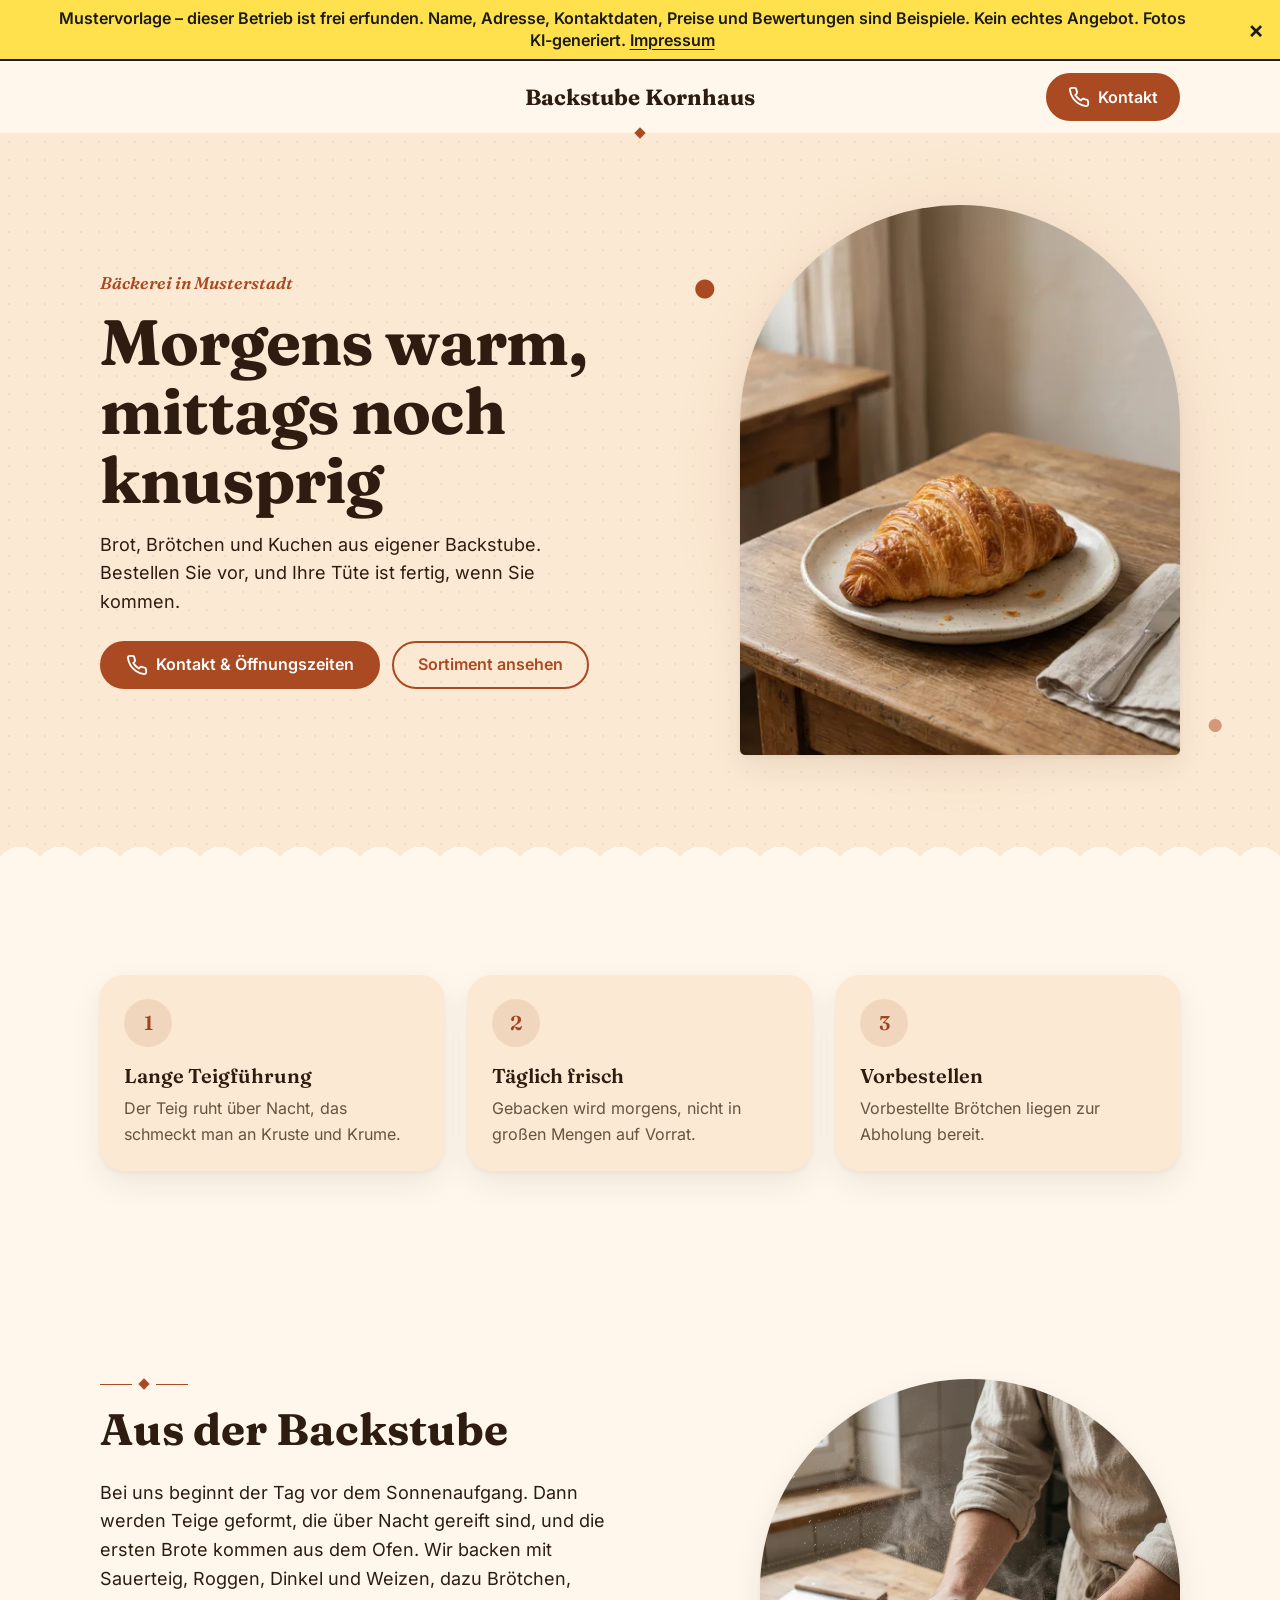
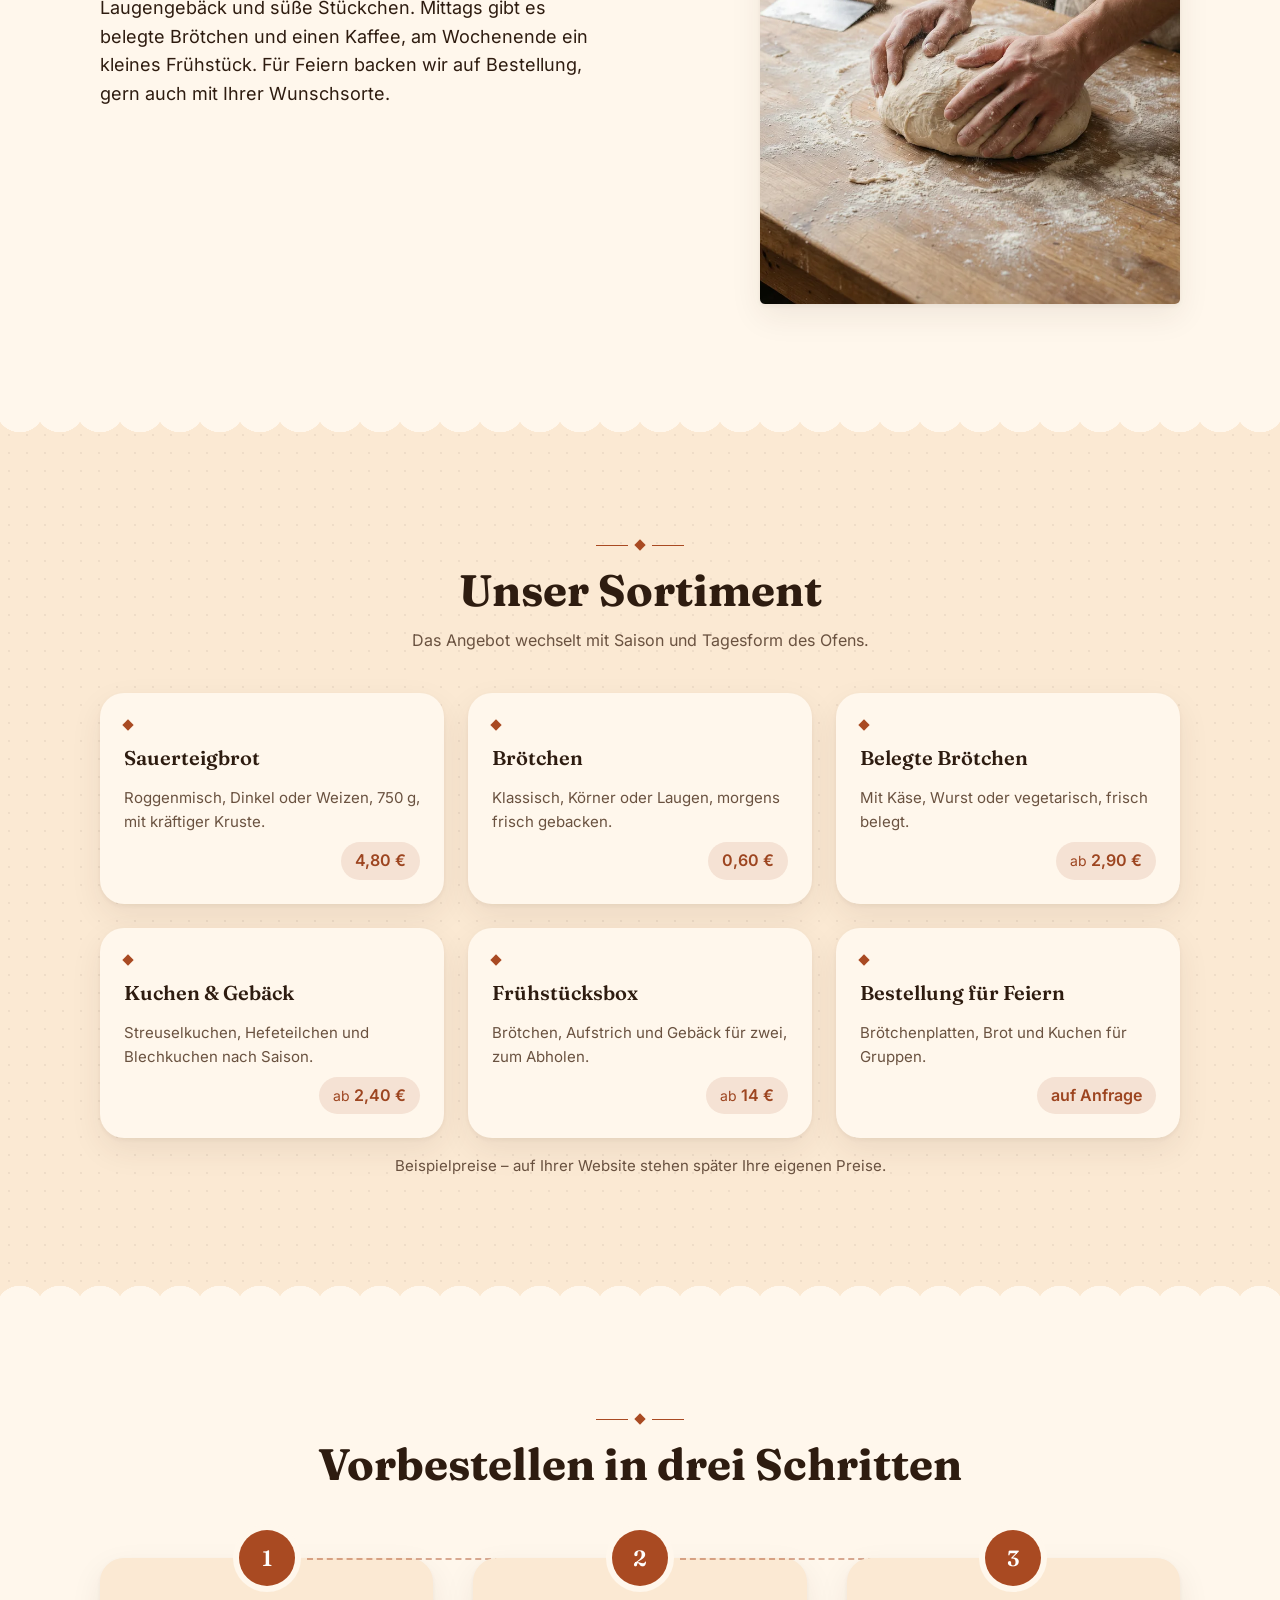
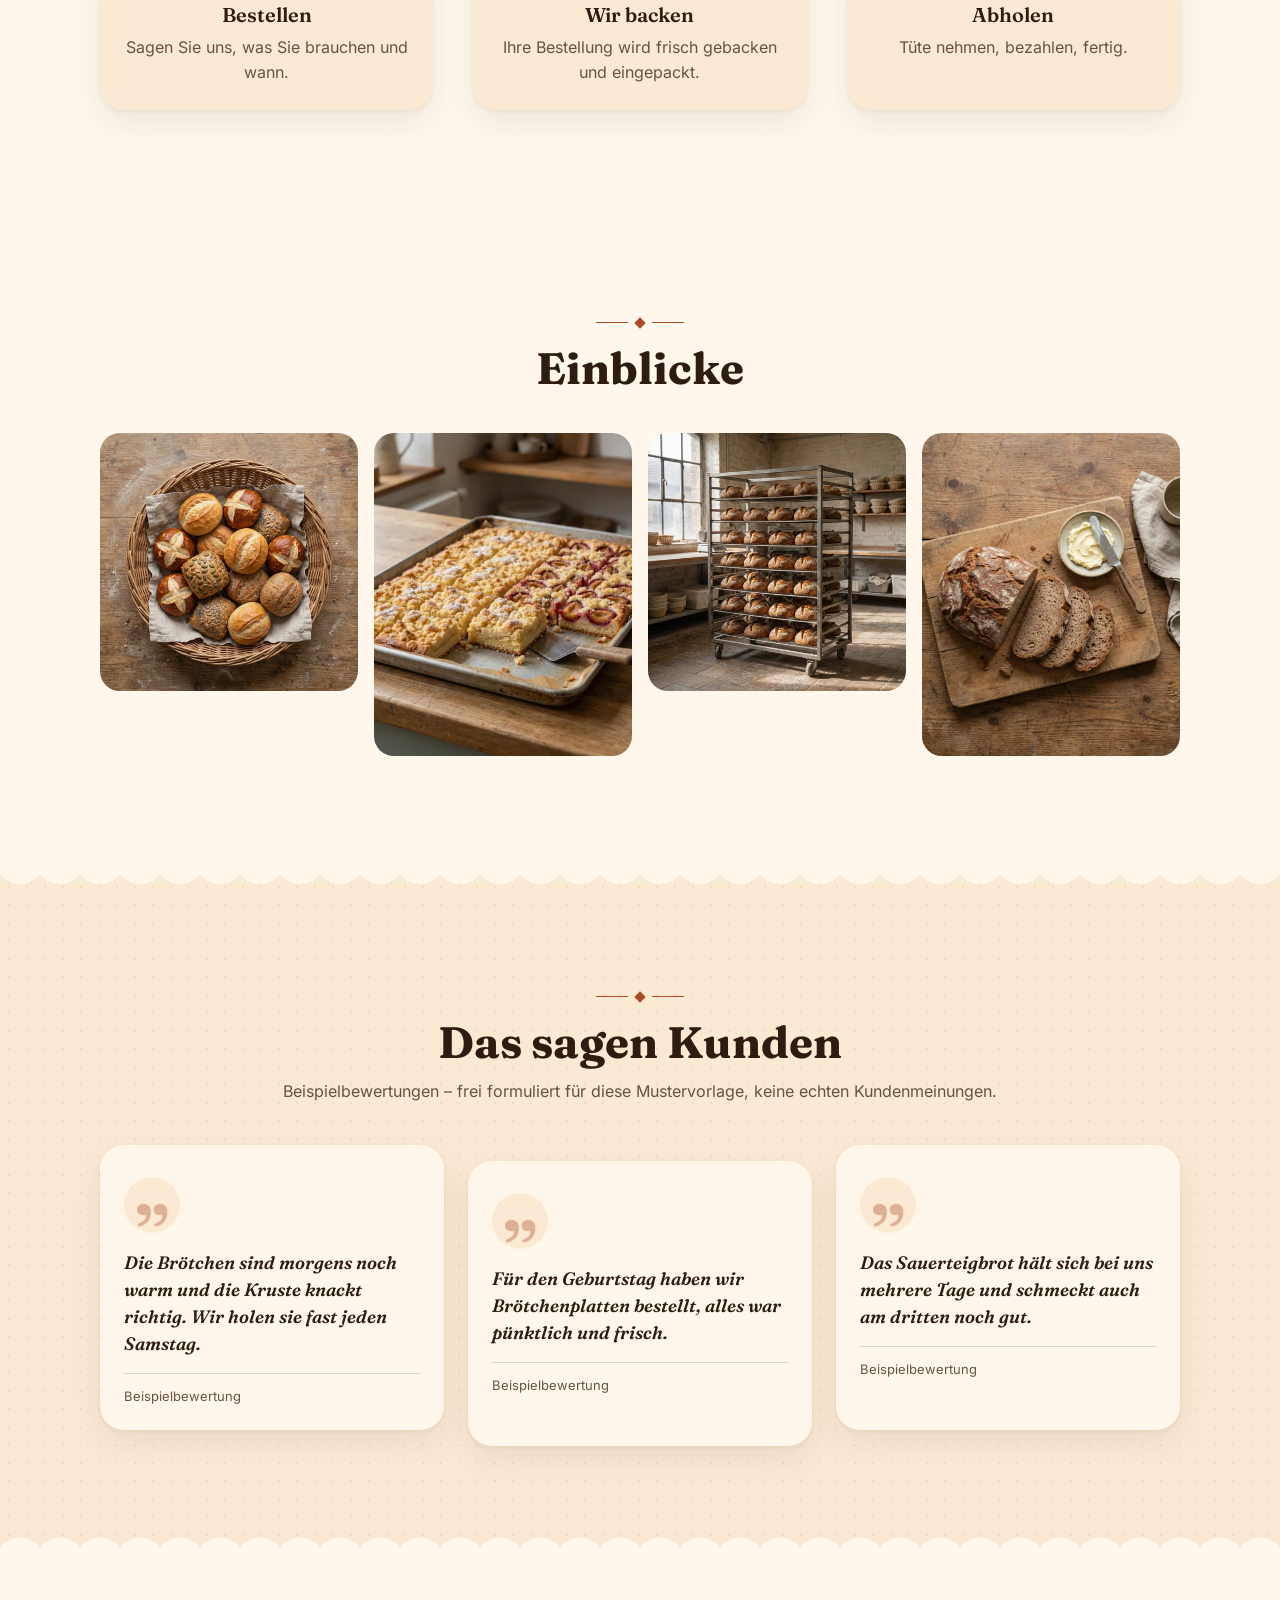
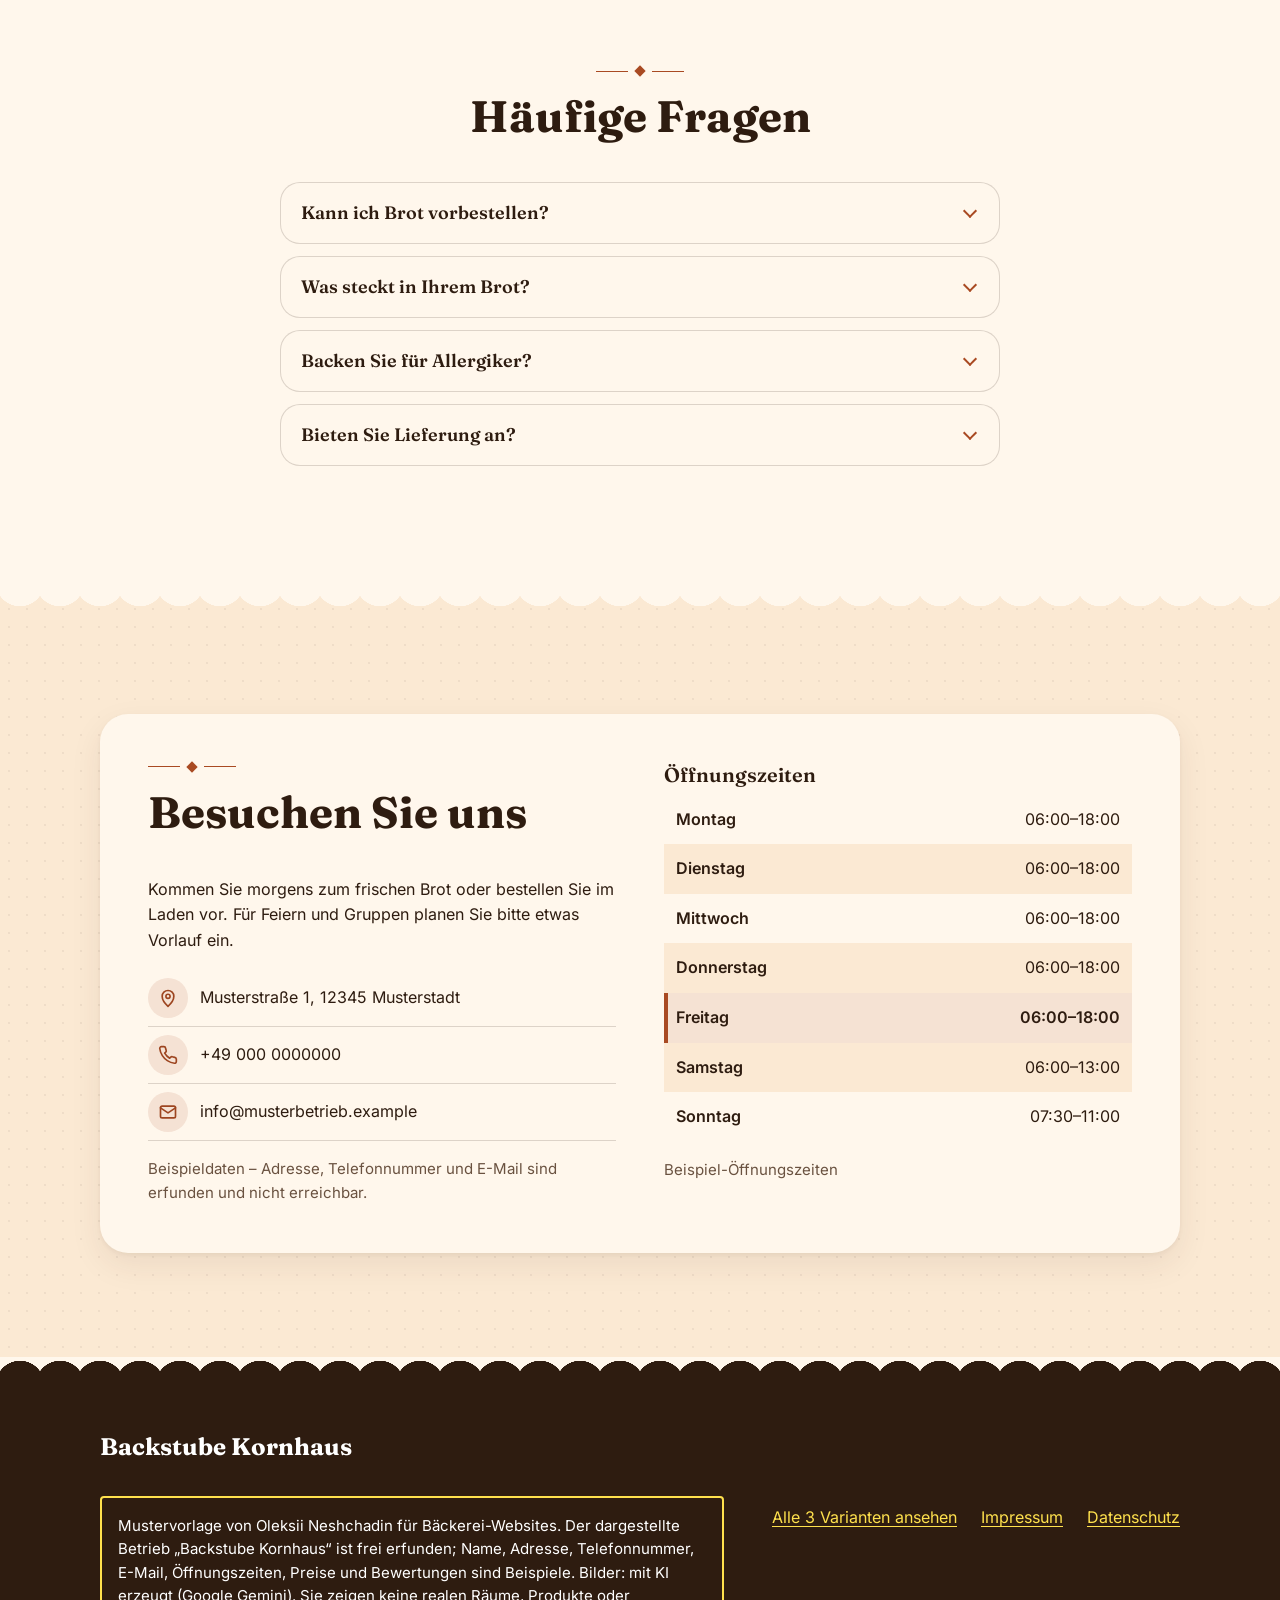
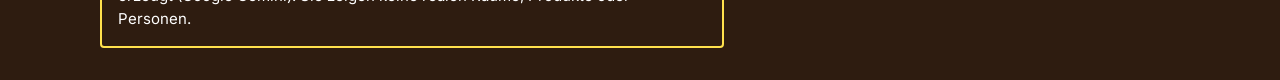
<file: variante-c/index.html>
<!doctype html>
<html lang="de" data-layout="c" data-theme="baeckerei" data-preset="baeckerei-c">
<head>
<meta charset="utf-8">
<meta name="viewport" content="width=device-width, initial-scale=1">
<meta name="robots" content="noindex, nofollow">
<meta name="referrer" content="no-referrer">
<title>Backstube Kornhaus – Bäckerei in Musterstadt – Mustervorlage</title>
<meta name="description" content="Mustervorlage: Brot, Brötchen und Gebäck aus der Backstube. Frühstück, Vorbestellung für Feiern und Brötchen-Service.">
<link rel="stylesheet" href="../static/css/site-c.css">
</head>
<body class="vorlage has-bar">
<a class="skip-link" href="#inhalt">Zum Inhalt</a>
<div class="demo-banner" role="note" aria-label="Hinweis: Mustervorlage"><p class="demo-banner__short">Mustervorlage – fiktiver Betrieb, alle Angaben sind Beispiele, Bilder KI-generiert. <a href="impressum.html">Mehr</a></p><p class="demo-banner__long">Mustervorlage – dieser Betrieb ist frei erfunden. Name, Adresse, Kontaktdaten, Preise und Bewertungen sind Beispiele. Kein echtes Angebot. Fotos KI-generiert. <a href="impressum.html">Impressum</a></p><button type="button" class="demo-banner__close" aria-label="Hinweis schließen" onclick="this.parentNode.hidden=true">&times;</button></div>
<header class="site-header"><div class="wrap"><a class="site-header__name" href="index.html">Backstube Kornhaus</a><a class="btn btn--primary header-cta" href="#kontakt" aria-label="Kontakt"><svg class="icon" viewBox="0 0 24 24" aria-hidden="true" focusable="false"><path d="M22 16.9v3a2 2 0 0 1-2.2 2 19.8 19.8 0 0 1-8.6-3.1 19.5 19.5 0 0 1-6-6A19.8 19.8 0 0 1 2.1 4.2 2 2 0 0 1 4.1 2h3a2 2 0 0 1 2 1.7c.1.9.4 1.8.7 2.7a2 2 0 0 1-.5 2.1L8 9.8a16 16 0 0 0 6 6l1.3-1.3a2 2 0 0 1 2.1-.4c.9.3 1.8.6 2.7.7a2 2 0 0 1 1.7 2z"/></svg><span>Kontakt</span></a></div></header>
<main id="inhalt">
<section class="hero hero--img"><div class="wrap hero__inner"><div class="hero__text"><p class="kicker">Bäckerei in Musterstadt</p><h1>Morgens warm, mittags noch knusprig</h1><p class="hero__sub">Brot, Brötchen und Kuchen aus eigener Backstube. Bestellen Sie vor, und Ihre Tüte ist fertig, wenn Sie kommen.</p><div class="btn-row"><a class="btn btn--primary" href="#kontakt"><svg class="icon" viewBox="0 0 24 24" aria-hidden="true" focusable="false"><path d="M22 16.9v3a2 2 0 0 1-2.2 2 19.8 19.8 0 0 1-8.6-3.1 19.5 19.5 0 0 1-6-6A19.8 19.8 0 0 1 2.1 4.2 2 2 0 0 1 4.1 2h3a2 2 0 0 1 2 1.7c.1.9.4 1.8.7 2.7a2 2 0 0 1-.5 2.1L8 9.8a16 16 0 0 0 6 6l1.3-1.3a2 2 0 0 1 2.1-.4c.9.3 1.8.6 2.7.7a2 2 0 0 1 1.7 2z"/></svg><span>Kontakt &amp; Öffnungszeiten</span></a><a class="btn btn--secondary" href="#leistungen"><span>Sortiment ansehen</span></a></div></div><figure class="hero__media"><img src="../img/baeckerei/ai-hero-c-960.webp" srcset="../img/baeckerei/ai-hero-c-480.webp 480w, ../img/baeckerei/ai-hero-c-960.webp 960w, ../img/baeckerei/ai-hero-c-1600.webp 1600w" sizes="(min-width: 768px) 440px, 78vw" width="960" height="1202" alt="Buttercroissant auf einem Keramikteller, daneben Leinenserviette und Messer auf einem Holztisch" loading="eager" fetchpriority="high" decoding="async"></figure></div></section>
<section class="sec highlights" aria-label="Auf einen Blick"><div class="wrap"><ul class="hl-list"><li class="hl"><span class="hl__num" aria-hidden="true">1</span><h3>Lange Teigführung</h3><p>Der Teig ruht über Nacht, das schmeckt man an Kruste und Krume.</p></li><li class="hl"><span class="hl__num" aria-hidden="true">2</span><h3>Täglich frisch</h3><p>Gebacken wird morgens, nicht in großen Mengen auf Vorrat.</p></li><li class="hl"><span class="hl__num" aria-hidden="true">3</span><h3>Vorbestellen</h3><p>Vorbestellte Brötchen liegen zur Abholung bereit.</p></li></ul></div></section>
<section class="sec about" id="ueber-uns"><div class="wrap about__grid has-media"><header class="sec-head about__head"><h2>Aus der Backstube</h2></header><figure class="about__media"><img src="../img/baeckerei/ai-g1-960.webp" srcset="../img/baeckerei/ai-g1-480.webp 480w, ../img/baeckerei/ai-g1-960.webp 960w, ../img/baeckerei/ai-g1-1600.webp 1600w" sizes="(min-width: 768px) 40vw, 100vw" width="960" height="960" alt="Hände kneten einen Brotteig auf einem bemehlten Holztisch, daneben ein Teigschaber" loading="lazy" decoding="async"></figure><div class="about__text"><p>Bei uns beginnt der Tag vor dem Sonnenaufgang. Dann werden Teige geformt, die über Nacht gereift sind, und die ersten Brote kommen aus dem Ofen. Wir backen mit Sauerteig, Roggen, Dinkel und Weizen, dazu Brötchen, Laugengebäck und süße Stückchen. Mittags gibt es belegte Brötchen und einen Kaffee, am Wochenende ein kleines Frühstück. Für Feiern backen wir auf Bestellung, gern auch mit Ihrer Wunschsorte.</p></div></div></section>
<section class="sec services" id="leistungen"><div class="wrap"><header class="sec-head"><h2>Unser Sortiment</h2><p class="sec-intro">Das Angebot wechselt mit Saison und Tagesform des Ofens.</p></header><ul class="svc-list"><li class="svc"><span class="svc__num" aria-hidden="true">01</span><h3 class="svc__name">Sauerteigbrot</h3><span class="svc__lead" aria-hidden="true"></span><p class="svc__price">4,80 €</p><p class="svc__text">Roggenmisch, Dinkel oder Weizen, 750 g, mit kräftiger Kruste.</p></li><li class="svc"><span class="svc__num" aria-hidden="true">02</span><h3 class="svc__name">Brötchen</h3><span class="svc__lead" aria-hidden="true"></span><p class="svc__price">0,60 €</p><p class="svc__text">Klassisch, Körner oder Laugen, morgens frisch gebacken.</p></li><li class="svc"><span class="svc__num" aria-hidden="true">03</span><h3 class="svc__name">Belegte Brötchen</h3><span class="svc__lead" aria-hidden="true"></span><p class="svc__price"><span class="price__ab">ab</span> 2,90 €</p><p class="svc__text">Mit Käse, Wurst oder vegetarisch, frisch belegt.</p></li><li class="svc"><span class="svc__num" aria-hidden="true">04</span><h3 class="svc__name">Kuchen &amp; Gebäck</h3><span class="svc__lead" aria-hidden="true"></span><p class="svc__price"><span class="price__ab">ab</span> 2,40 €</p><p class="svc__text">Streuselkuchen, Hefeteilchen und Blechkuchen nach Saison.</p></li><li class="svc"><span class="svc__num" aria-hidden="true">05</span><h3 class="svc__name">Frühstücksbox</h3><span class="svc__lead" aria-hidden="true"></span><p class="svc__price"><span class="price__ab">ab</span> 14 €</p><p class="svc__text">Brötchen, Aufstrich und Gebäck für zwei, zum Abholen.</p></li><li class="svc"><span class="svc__num" aria-hidden="true">06</span><h3 class="svc__name">Bestellung für Feiern</h3><span class="svc__lead" aria-hidden="true"></span><p class="svc__price">auf Anfrage</p><p class="svc__text">Brötchenplatten, Brot und Kuchen für Gruppen.</p></li></ul><p class="price-note">Beispielpreise – auf Ihrer Website stehen später Ihre eigenen Preise.</p></div></section>
<section class="sec process" id="ablauf"><div class="wrap"><header class="sec-head"><h2>Vorbestellen in drei Schritten</h2></header><ol class="steps"><li class="step"><span class="step__num" aria-hidden="true">1</span><h3>Bestellen</h3><p>Sagen Sie uns, was Sie brauchen und wann.</p></li><li class="step"><span class="step__num" aria-hidden="true">2</span><h3>Wir backen</h3><p>Ihre Bestellung wird frisch gebacken und eingepackt.</p></li><li class="step"><span class="step__num" aria-hidden="true">3</span><h3>Abholen</h3><p>Tüte nehmen, bezahlen, fertig.</p></li></ol></div></section>
<section class="sec gallery" id="bilder"><div class="wrap"><header class="sec-head"><h2>Einblicke</h2></header><ul class="gal"><li><figure><img src="../img/baeckerei/ai-g2-960.webp" srcset="../img/baeckerei/ai-g2-480.webp 480w, ../img/baeckerei/ai-g2-960.webp 960w, ../img/baeckerei/ai-g2-1600.webp 1600w" sizes="(min-width: 1100px) 25vw, (min-width: 768px) 33vw, 50vw" width="960" height="960" alt="Brotkorb mit Laugen-, Körner- und Weizenbrötchen auf einem Leinentuch, von oben" loading="lazy" decoding="async"></figure></li><li><figure><img src="../img/baeckerei/ai-g3-960.webp" srcset="../img/baeckerei/ai-g3-480.webp 480w, ../img/baeckerei/ai-g3-960.webp 960w, ../img/baeckerei/ai-g3-1600.webp 1600w" sizes="(min-width: 1100px) 25vw, (min-width: 768px) 33vw, 50vw" width="960" height="960" alt="Blech mit Streuselkuchen und Pflaumenkuchen mit Streuseln, ein Stück angeschnitten, daneben Tortenheber" loading="lazy" decoding="async"></figure></li><li><figure><img src="../img/baeckerei/ai-g4-960.webp" srcset="../img/baeckerei/ai-g4-480.webp 480w, ../img/baeckerei/ai-g4-960.webp 960w, ../img/baeckerei/ai-g4-1600.webp 1600w" sizes="(min-width: 1100px) 25vw, (min-width: 768px) 33vw, 50vw" width="960" height="960" alt="Rollwagen voller Brotlaibe in einer hellen Backstube mit Gärkörben und Ziegelwänden" loading="lazy" decoding="async"></figure></li><li><figure><img src="../img/baeckerei/ai-g5-960.webp" srcset="../img/baeckerei/ai-g5-480.webp 480w, ../img/baeckerei/ai-g5-960.webp 960w, ../img/baeckerei/ai-g5-1600.webp 1600w" sizes="(min-width: 1100px) 25vw, (min-width: 768px) 33vw, 50vw" width="960" height="960" alt="Angeschnittenes Roggenbrot auf einem Holzbrett mit Butter, Buttermesser, Becher und Leinentuch" loading="lazy" decoding="async"></figure></li></ul></div></section>
<section class="sec reviews" id="bewertungen"><div class="wrap"><header class="sec-head"><h2>Das sagen Kunden</h2><p class="sec-intro">Beispielbewertungen – frei formuliert für diese Mustervorlage, keine echten Kundenmeinungen.</p></header><ul class="rv-list"><li><figure class="review"><blockquote><p>Die Brötchen sind morgens noch warm und die Kruste knackt richtig. Wir holen sie fast jeden Samstag.</p></blockquote><figcaption>Beispielbewertung</figcaption></figure></li><li><figure class="review"><blockquote><p>Für den Geburtstag haben wir Brötchenplatten bestellt, alles war pünktlich und frisch.</p></blockquote><figcaption>Beispielbewertung</figcaption></figure></li><li><figure class="review"><blockquote><p>Das Sauerteigbrot hält sich bei uns mehrere Tage und schmeckt auch am dritten noch gut.</p></blockquote><figcaption>Beispielbewertung</figcaption></figure></li></ul></div></section>
<section class="sec faq" id="fragen"><div class="wrap faq__grid"><header class="sec-head"><h2>Häufige Fragen</h2></header><div class="faq__list"><details><summary>Kann ich Brot vorbestellen?</summary><div class="faq__a"><p>Ja, im Laden oder nach Absprache. Bei größeren Mengen bitten wir um einen Tag Vorlauf.</p></div></details><details><summary>Was steckt in Ihrem Brot?</summary><div class="faq__a"><p>Die Grundzutaten sind Mehl, Wasser, Salz und Sauerteig oder Hefe, dazu je nach Sorte Körner oder Lauge. Zutatenlisten zeigen wir Ihnen gern.</p></div></details><details><summary>Backen Sie für Allergiker?</summary><div class="faq__a"><p>Alle Backwaren entstehen in einer Backstube, in der Gluten, Nüsse und Milch verarbeitet werden. Fragen Sie uns bitte nach Details.</p></div></details><details><summary>Bieten Sie Lieferung an?</summary><div class="faq__a"><p>Für größere Bestellungen sprechen wir die Lieferung individuell ab.</p></div></details></div></div></section>
<section class="sec contact" id="kontakt"><div class="wrap"><div class="contact__box has-hours"><div class="contact__info"><header class="sec-head"><h2>Besuchen Sie uns</h2></header><p class="contact__text">Kommen Sie morgens zum frischen Brot oder bestellen Sie im Laden vor. Für Feiern und Gruppen planen Sie bitte etwas Vorlauf ein.</p><ul class="contact-list"><li><span class="contact__ic"><svg class="icon" viewBox="0 0 24 24" aria-hidden="true" focusable="false"><path d="M12 22s-7-6.2-7-12a7 7 0 0 1 14 0c0 5.8-7 12-7 12z"/><circle cx="12" cy="10" r="2.5"/></svg></span><span><span class="sr-only">Adresse: </span>Musterstraße 1, 12345 Musterstadt</span></li><li><span class="contact__ic"><svg class="icon" viewBox="0 0 24 24" aria-hidden="true" focusable="false"><path d="M22 16.9v3a2 2 0 0 1-2.2 2 19.8 19.8 0 0 1-8.6-3.1 19.5 19.5 0 0 1-6-6A19.8 19.8 0 0 1 2.1 4.2 2 2 0 0 1 4.1 2h3a2 2 0 0 1 2 1.7c.1.9.4 1.8.7 2.7a2 2 0 0 1-.5 2.1L8 9.8a16 16 0 0 0 6 6l1.3-1.3a2 2 0 0 1 2.1-.4c.9.3 1.8.6 2.7.7a2 2 0 0 1 1.7 2z"/></svg></span><span><span class="sr-only">Telefon: </span>+49 000 0000000</span></li><li><span class="contact__ic"><svg class="icon" viewBox="0 0 24 24" aria-hidden="true" focusable="false"><rect x="3" y="5" width="18" height="14" rx="2"/><path d="m3 7 9 6 9-6"/></svg></span><span><span class="sr-only">E-Mail: </span>info@musterbetrieb.example</span></li></ul><p class="note">Beispieldaten – Adresse, Telefonnummer und E-Mail sind erfunden und nicht erreichbar.</p></div><div class="hours"><h3>Öffnungszeiten</h3><table class="hours-table"><caption class="sr-only">Öffnungszeiten</caption><thead class="sr-only"><tr><th scope="col">Tag</th><th scope="col">Zeiten</th></tr></thead><tbody><tr data-day="0"><th scope="row">Montag</th><td>06:00–18:00</td></tr><tr data-day="1"><th scope="row">Dienstag</th><td>06:00–18:00</td></tr><tr data-day="2"><th scope="row">Mittwoch</th><td>06:00–18:00</td></tr><tr data-day="3"><th scope="row">Donnerstag</th><td>06:00–18:00</td></tr><tr data-day="4"><th scope="row">Freitag</th><td>06:00–18:00</td></tr><tr data-day="5"><th scope="row">Samstag</th><td>06:00–13:00</td></tr><tr data-day="6"><th scope="row">Sonntag</th><td>07:30–11:00</td></tr></tbody></table><p class="note">Beispiel-Öffnungszeiten</p></div></div></div></section>
</main>
<footer class="site-footer"><div class="wrap"><p class="site-footer__name">Backstube Kornhaus</p><div class="demo-note"><p>Mustervorlage von Oleksii Neshchadin für Bäckerei-Websites. Der dargestellte Betrieb
„Backstube Kornhaus“ ist frei erfunden; Name, Adresse, Telefonnummer, E-Mail, Öffnungszeiten,
Preise und Bewertungen sind Beispiele. Bilder: mit KI erzeugt (Google Gemini). Sie zeigen keine realen Räume, Produkte oder Personen.</p></div><ul class="footer-links"><li><a href="../index.html">Alle 3 Varianten ansehen</a></li><li><a href="impressum.html">Impressum</a></li><li><a href="datenschutz.html">Datenschutz</a></li></ul></div></footer>
<nav class="sticky-bar" aria-label="Schnellzugriff"><a class="btn btn--primary" href="#kontakt"><svg class="icon" viewBox="0 0 24 24" aria-hidden="true" focusable="false"><path d="M22 16.9v3a2 2 0 0 1-2.2 2 19.8 19.8 0 0 1-8.6-3.1 19.5 19.5 0 0 1-6-6A19.8 19.8 0 0 1 2.1 4.2 2 2 0 0 1 4.1 2h3a2 2 0 0 1 2 1.7c.1.9.4 1.8.7 2.7a2 2 0 0 1-.5 2.1L8 9.8a16 16 0 0 0 6 6l1.3-1.3a2 2 0 0 1 2.1-.4c.9.3 1.8.6 2.7.7a2 2 0 0 1 1.7 2z"/></svg><span>Kontakt</span></a><a class="btn btn--secondary" href="#leistungen">Preise</a></nav>
<script>
(function(){var m={Mo:0,Di:1,Mi:2,Do:3,Fr:4,Sa:5,So:6};
var d=new Intl.DateTimeFormat('de-DE',{weekday:'short',timeZone:'Europe/Berlin'}).format(new Date()).replace('.','');
var r=document.querySelector('.hours-table tr[data-day="'+m[d]+'"]');
if(r){r.classList.add('is-today');r.setAttribute('aria-current','date');}})();
</script>
</body>
</html>
</file>
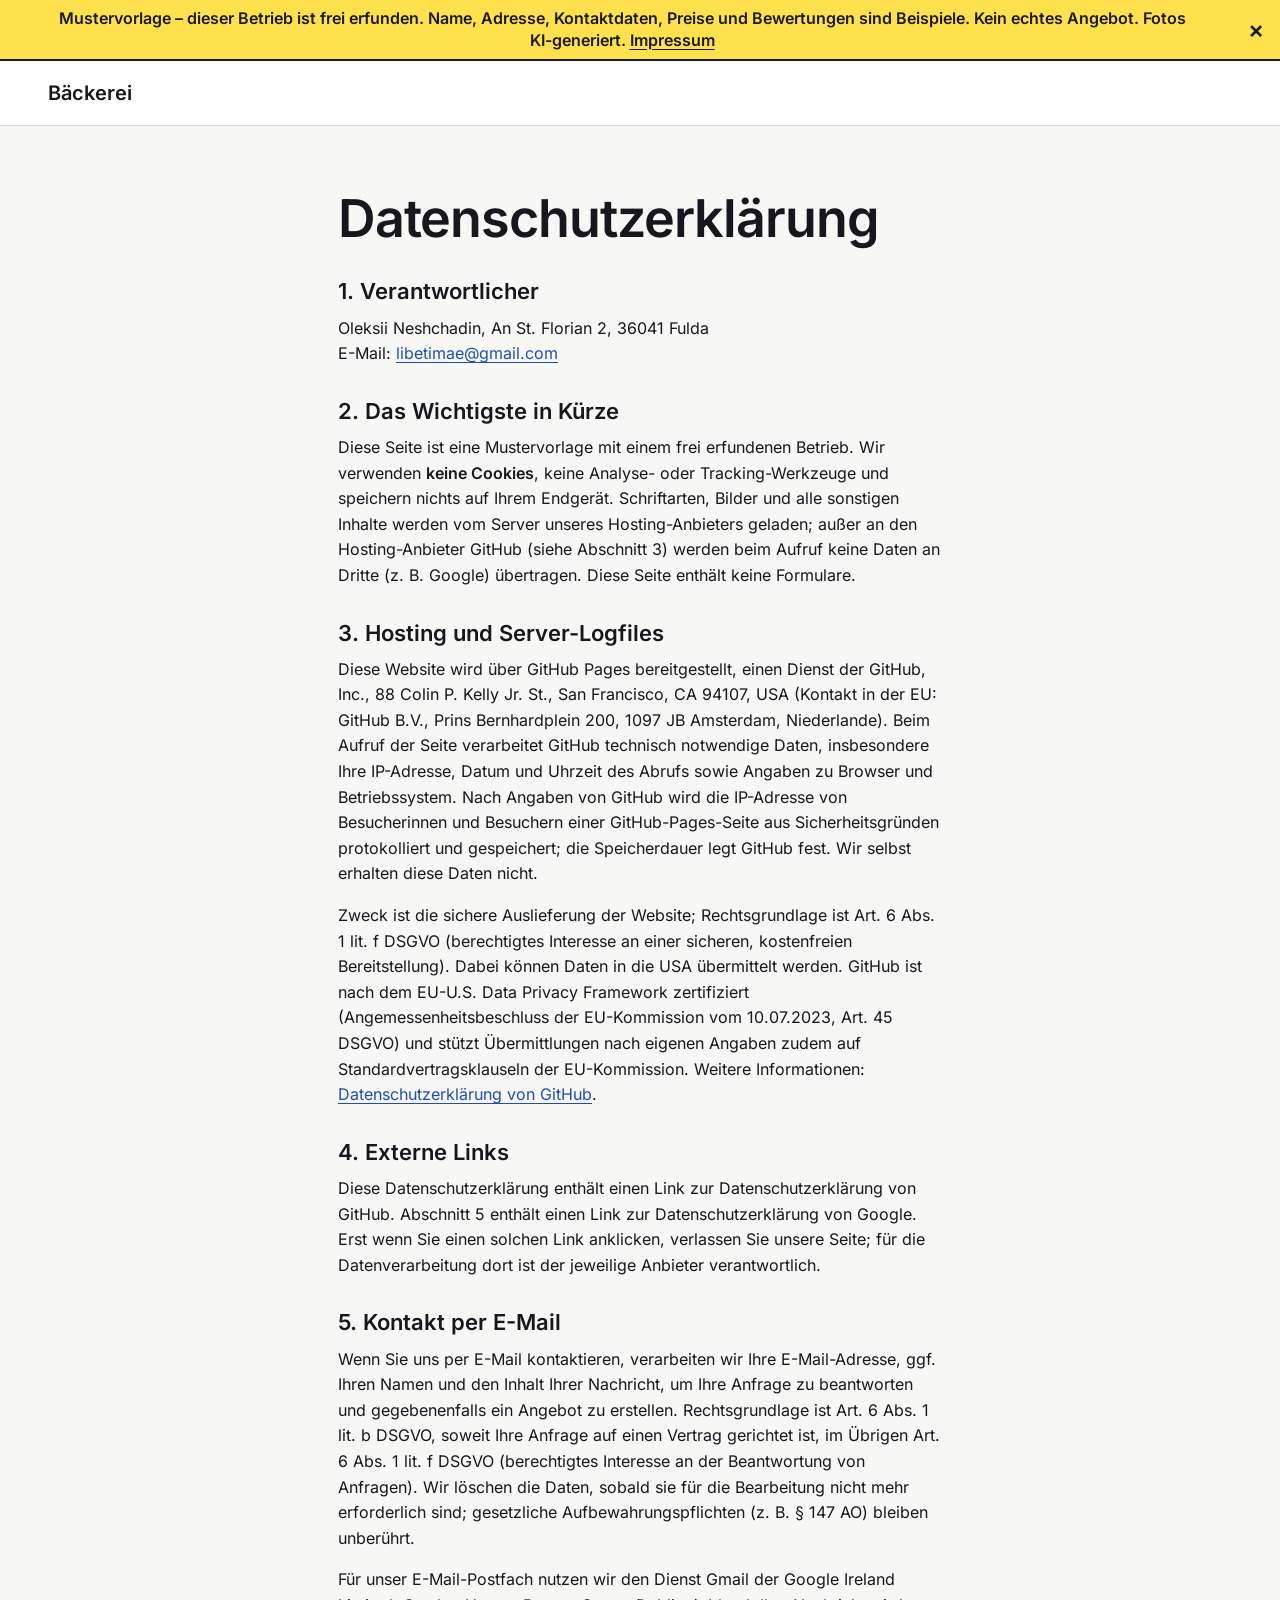
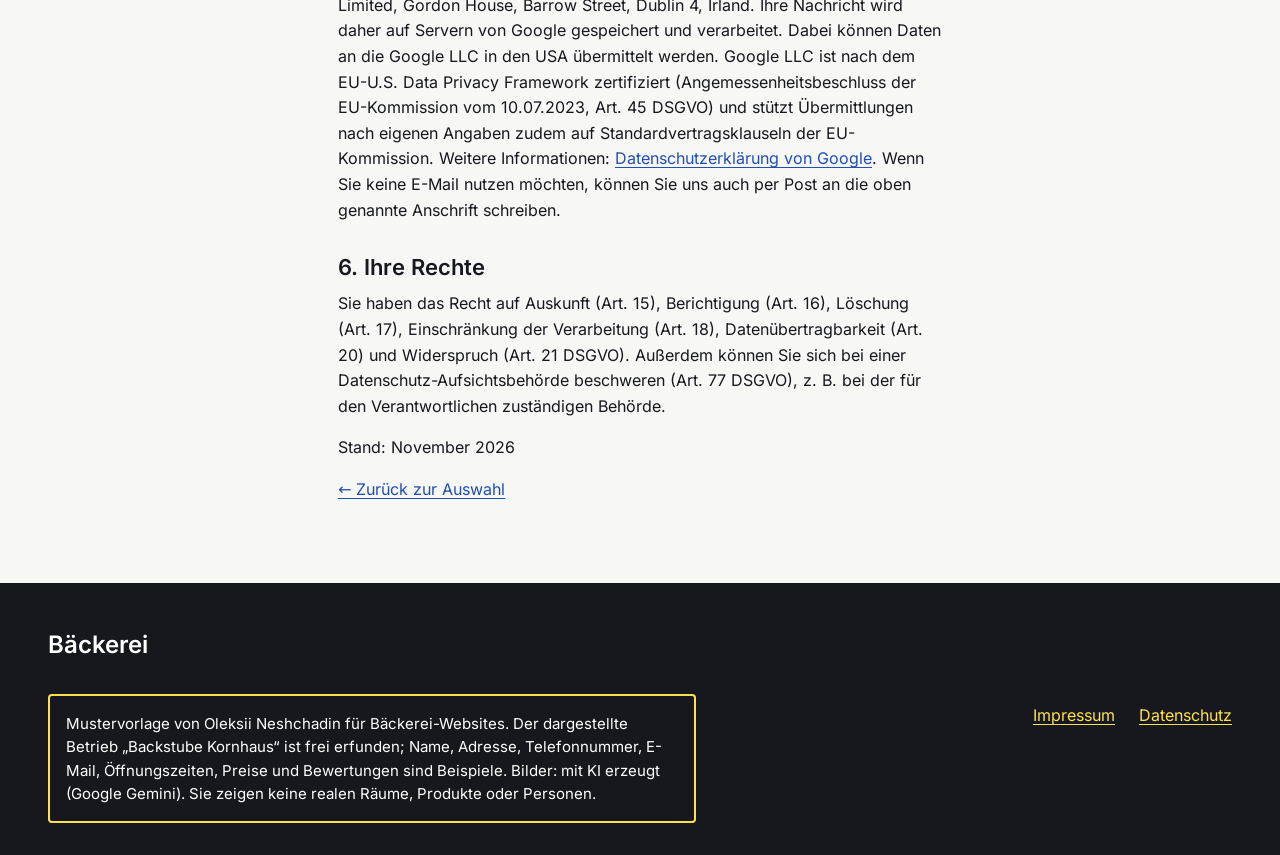
<file: datenschutz.html>
<!doctype html>
<html lang="de">
<head>
<meta charset="utf-8">
<meta name="viewport" content="width=device-width, initial-scale=1">
<meta name="robots" content="noindex, nofollow">
<meta name="referrer" content="no-referrer">
<title>Datenschutzerklärung – Bäckerei (Mustervorlage)</title>
<link rel="stylesheet" href="static/css/overview.css">
</head>
<body class="overview">
<a class="skip-link" href="#inhalt">Zum Inhalt</a>
<div class="demo-banner" role="note" aria-label="Hinweis: Mustervorlage"><p class="demo-banner__short">Mustervorlage – fiktiver Betrieb, alle Angaben sind Beispiele, Bilder KI-generiert. <a href="impressum.html">Mehr</a></p><p class="demo-banner__long">Mustervorlage – dieser Betrieb ist frei erfunden. Name, Adresse, Kontaktdaten, Preise und Bewertungen sind Beispiele. Kein echtes Angebot. Fotos KI-generiert. <a href="impressum.html">Impressum</a></p><button type="button" class="demo-banner__close" aria-label="Hinweis schließen" onclick="this.parentNode.hidden=true">&times;</button></div>
<header class="site-header"><div class="wrap"><a class="site-header__name" href="index.html">Bäckerei</a></div></header>
<main id="inhalt">
<section class="sec legal"><div class="wrap prose"><h1>Datenschutzerklärung</h1>

<h2>1. Verantwortlicher</h2>
<p>Oleksii Neshchadin, An St. Florian 2, 36041 Fulda<br>
E-Mail: <a href="mailto:libetimae@gmail.com">libetimae@gmail.com</a></p>

<h2>2. Das Wichtigste in Kürze</h2>
<p>Diese Seite ist eine Mustervorlage mit einem frei erfundenen Betrieb.
Wir verwenden <strong>keine Cookies</strong>, keine Analyse- oder Tracking-Werkzeuge und speichern
nichts auf Ihrem Endgerät. Schriftarten, Bilder und alle sonstigen Inhalte werden vom Server unseres Hosting-Anbieters geladen; außer an den Hosting-Anbieter GitHub (siehe Abschnitt 3) werden beim Aufruf keine Daten an Dritte (z.&nbsp;B. Google) übertragen.
Diese Seite enthält keine Formulare.</p>

<h2>3. Hosting und Server-Logfiles</h2>
<p>Diese Website wird über GitHub Pages bereitgestellt, einen Dienst der GitHub, Inc., 88 Colin P. Kelly Jr. St., San Francisco, CA 94107, USA (Kontakt in der EU: GitHub B.V., Prins Bernhardplein 200, 1097 JB Amsterdam, Niederlande). Beim Aufruf der Seite verarbeitet GitHub technisch notwendige Daten, insbesondere Ihre IP-Adresse, Datum und Uhrzeit des Abrufs sowie Angaben zu Browser und Betriebssystem. Nach Angaben von GitHub wird die IP-Adresse von Besucherinnen und Besuchern einer GitHub-Pages-Seite aus Sicherheitsgründen protokolliert und gespeichert; die Speicherdauer legt GitHub fest. Wir selbst erhalten diese Daten nicht.</p>
<p>Zweck ist die sichere Auslieferung der Website; Rechtsgrundlage ist Art. 6 Abs. 1 lit. f DSGVO (berechtigtes Interesse an einer sicheren, kostenfreien Bereitstellung). Dabei können Daten in die USA übermittelt werden. GitHub ist nach dem EU-U.S. Data Privacy Framework zertifiziert (Angemessenheitsbeschluss der EU-Kommission vom 10.07.2023, Art. 45 DSGVO) und stützt Übermittlungen nach eigenen Angaben zudem auf Standardvertragsklauseln der EU-Kommission. Weitere Informationen: <a href="https://docs.github.com/de/site-policy/privacy-policies/github-general-privacy-statement" rel="noopener noreferrer">Datenschutzerklärung von GitHub</a>.</p>

<h2>4. Externe Links</h2>
<p>Diese Datenschutzerklärung enthält einen Link zur Datenschutzerklärung von GitHub. Abschnitt 5 enthält einen Link zur Datenschutzerklärung von Google. Erst wenn Sie einen solchen Link anklicken, verlassen Sie unsere Seite; für die Datenverarbeitung dort ist der jeweilige Anbieter verantwortlich.</p>

<h2>5. Kontakt per E-Mail</h2>
<p>Wenn Sie uns per E-Mail kontaktieren, verarbeiten wir Ihre E-Mail-Adresse, ggf. Ihren Namen
und den Inhalt Ihrer Nachricht, um Ihre Anfrage zu beantworten und gegebenenfalls ein Angebot zu
erstellen. Rechtsgrundlage ist Art. 6 Abs. 1 lit. b DSGVO, soweit Ihre Anfrage auf einen Vertrag
gerichtet ist, im Übrigen Art. 6 Abs. 1 lit. f DSGVO (berechtigtes Interesse an der Beantwortung
von Anfragen). Wir löschen die Daten, sobald sie für die Bearbeitung nicht mehr erforderlich sind;
gesetzliche Aufbewahrungspflichten (z.&nbsp;B. § 147 AO) bleiben unberührt.</p>
<p>Für unser E-Mail-Postfach nutzen wir den Dienst Gmail der Google Ireland Limited, Gordon House,
Barrow Street, Dublin 4, Irland. Ihre Nachricht wird daher auf Servern von Google gespeichert und
verarbeitet. Dabei können Daten an die Google LLC in den USA übermittelt werden. Google LLC ist nach
dem EU-U.S. Data Privacy Framework zertifiziert (Angemessenheitsbeschluss der EU-Kommission vom
10.07.2023, Art. 45 DSGVO) und stützt Übermittlungen nach eigenen Angaben zudem auf
Standardvertragsklauseln der EU-Kommission. Weitere Informationen:
<a href="https://policies.google.com/privacy?hl=de" rel="noopener noreferrer">Datenschutzerklärung von Google</a>.
Wenn Sie keine E-Mail nutzen möchten, können Sie uns auch per Post an die oben genannte Anschrift schreiben.</p>

<h2>6. Ihre Rechte</h2>
<p>Sie haben das Recht auf Auskunft (Art. 15), Berichtigung (Art. 16), Löschung (Art. 17),
Einschränkung der Verarbeitung (Art. 18), Datenübertragbarkeit (Art. 20) und Widerspruch
(Art. 21 DSGVO). Außerdem können Sie sich bei einer Datenschutz-Aufsichtsbehörde beschweren
(Art. 77 DSGVO), z.&nbsp;B. bei der für den Verantwortlichen zuständigen Behörde.</p>

<p>Stand: November 2026</p>
<p><a href="index.html">← Zurück zur Auswahl</a></p></div></section>
</main>
<footer class="site-footer"><div class="wrap"><p class="site-footer__name">Bäckerei</p><div class="demo-note"><p>Mustervorlage von Oleksii Neshchadin für Bäckerei-Websites. Der dargestellte Betrieb
„Backstube Kornhaus“ ist frei erfunden; Name, Adresse, Telefonnummer, E-Mail, Öffnungszeiten,
Preise und Bewertungen sind Beispiele. Bilder: mit KI erzeugt (Google Gemini). Sie zeigen keine realen Räume, Produkte oder Personen.</p></div><ul class="footer-links"><li><a href="impressum.html">Impressum</a></li><li><a href="datenschutz.html">Datenschutz</a></li></ul></div></footer>


</body>
</html>
</file>
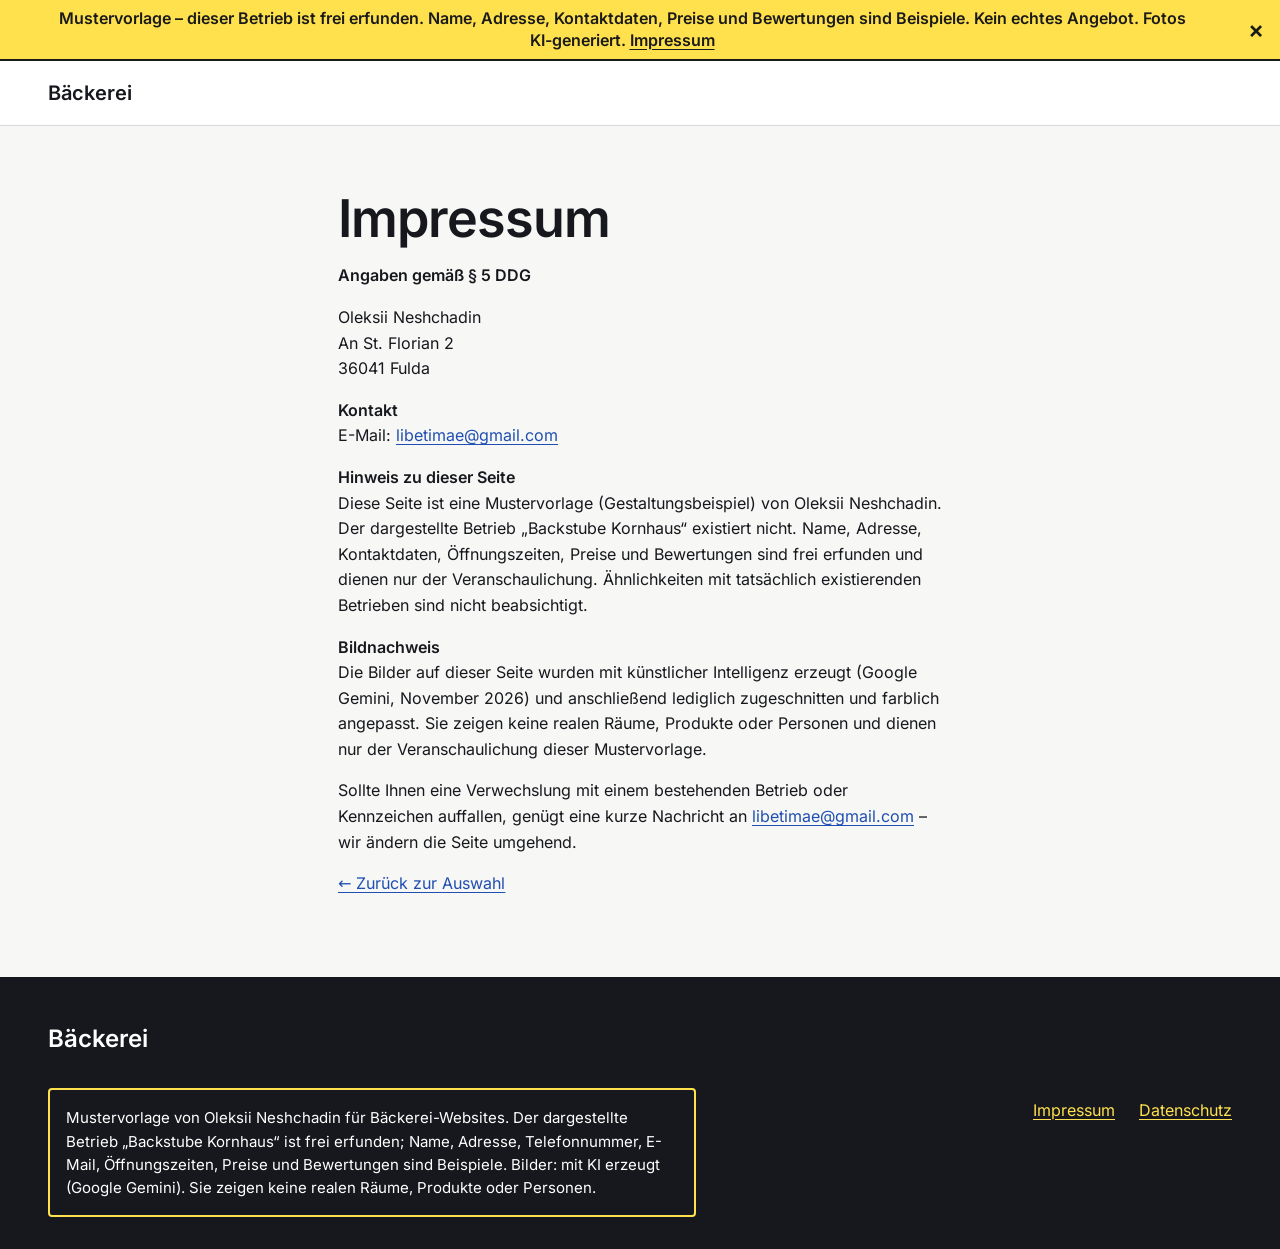
<file: impressum.html>
<!doctype html>
<html lang="de">
<head>
<meta charset="utf-8">
<meta name="viewport" content="width=device-width, initial-scale=1">
<meta name="robots" content="noindex, nofollow">
<meta name="referrer" content="no-referrer">
<title>Impressum – Bäckerei (Mustervorlage)</title>
<link rel="stylesheet" href="static/css/overview.css">
</head>
<body class="overview">
<a class="skip-link" href="#inhalt">Zum Inhalt</a>
<div class="demo-banner" role="note" aria-label="Hinweis: Mustervorlage"><p class="demo-banner__short">Mustervorlage – fiktiver Betrieb, alle Angaben sind Beispiele, Bilder KI-generiert. <a href="impressum.html">Mehr</a></p><p class="demo-banner__long">Mustervorlage – dieser Betrieb ist frei erfunden. Name, Adresse, Kontaktdaten, Preise und Bewertungen sind Beispiele. Kein echtes Angebot. Fotos KI-generiert. <a href="impressum.html">Impressum</a></p><button type="button" class="demo-banner__close" aria-label="Hinweis schließen" onclick="this.parentNode.hidden=true">&times;</button></div>
<header class="site-header"><div class="wrap"><a class="site-header__name" href="index.html">Bäckerei</a></div></header>
<main id="inhalt">
<section class="sec legal"><div class="wrap prose"><h1>Impressum</h1>
<p><strong>Angaben gemäß § 5 DDG</strong></p>
<p>Oleksii Neshchadin<br>An St. Florian 2<br>36041 Fulda</p>
<p><strong>Kontakt</strong><br>
E-Mail: <a href="mailto:libetimae@gmail.com">libetimae@gmail.com</a></p>

<p><strong>Hinweis zu dieser Seite</strong><br>
Diese Seite ist eine Mustervorlage (Gestaltungsbeispiel) von Oleksii Neshchadin.
Der dargestellte Betrieb „Backstube Kornhaus“ existiert nicht. Name, Adresse, Kontaktdaten,
Öffnungszeiten, Preise und Bewertungen sind frei erfunden und dienen nur der Veranschaulichung.
Ähnlichkeiten mit tatsächlich existierenden Betrieben sind nicht beabsichtigt.</p>
<p><strong>Bildnachweis</strong><br>
Die Bilder auf dieser Seite wurden mit künstlicher Intelligenz erzeugt (Google Gemini, November 2026)
und anschließend lediglich zugeschnitten und farblich angepasst. Sie zeigen keine realen Räume,
Produkte oder Personen und dienen nur der Veranschaulichung dieser Mustervorlage.</p>

<p>Sollte Ihnen eine Verwechslung mit einem bestehenden Betrieb oder Kennzeichen auffallen, genügt eine kurze Nachricht an <a href="mailto:libetimae@gmail.com">libetimae@gmail.com</a> – wir ändern die Seite umgehend.</p>
<p><a href="index.html">← Zurück zur Auswahl</a></p></div></section>
</main>
<footer class="site-footer"><div class="wrap"><p class="site-footer__name">Bäckerei</p><div class="demo-note"><p>Mustervorlage von Oleksii Neshchadin für Bäckerei-Websites. Der dargestellte Betrieb
„Backstube Kornhaus“ ist frei erfunden; Name, Adresse, Telefonnummer, E-Mail, Öffnungszeiten,
Preise und Bewertungen sind Beispiele. Bilder: mit KI erzeugt (Google Gemini). Sie zeigen keine realen Räume, Produkte oder Personen.</p></div><ul class="footer-links"><li><a href="impressum.html">Impressum</a></li><li><a href="datenschutz.html">Datenschutz</a></li></ul></div></footer>


</body>
</html>
</file>
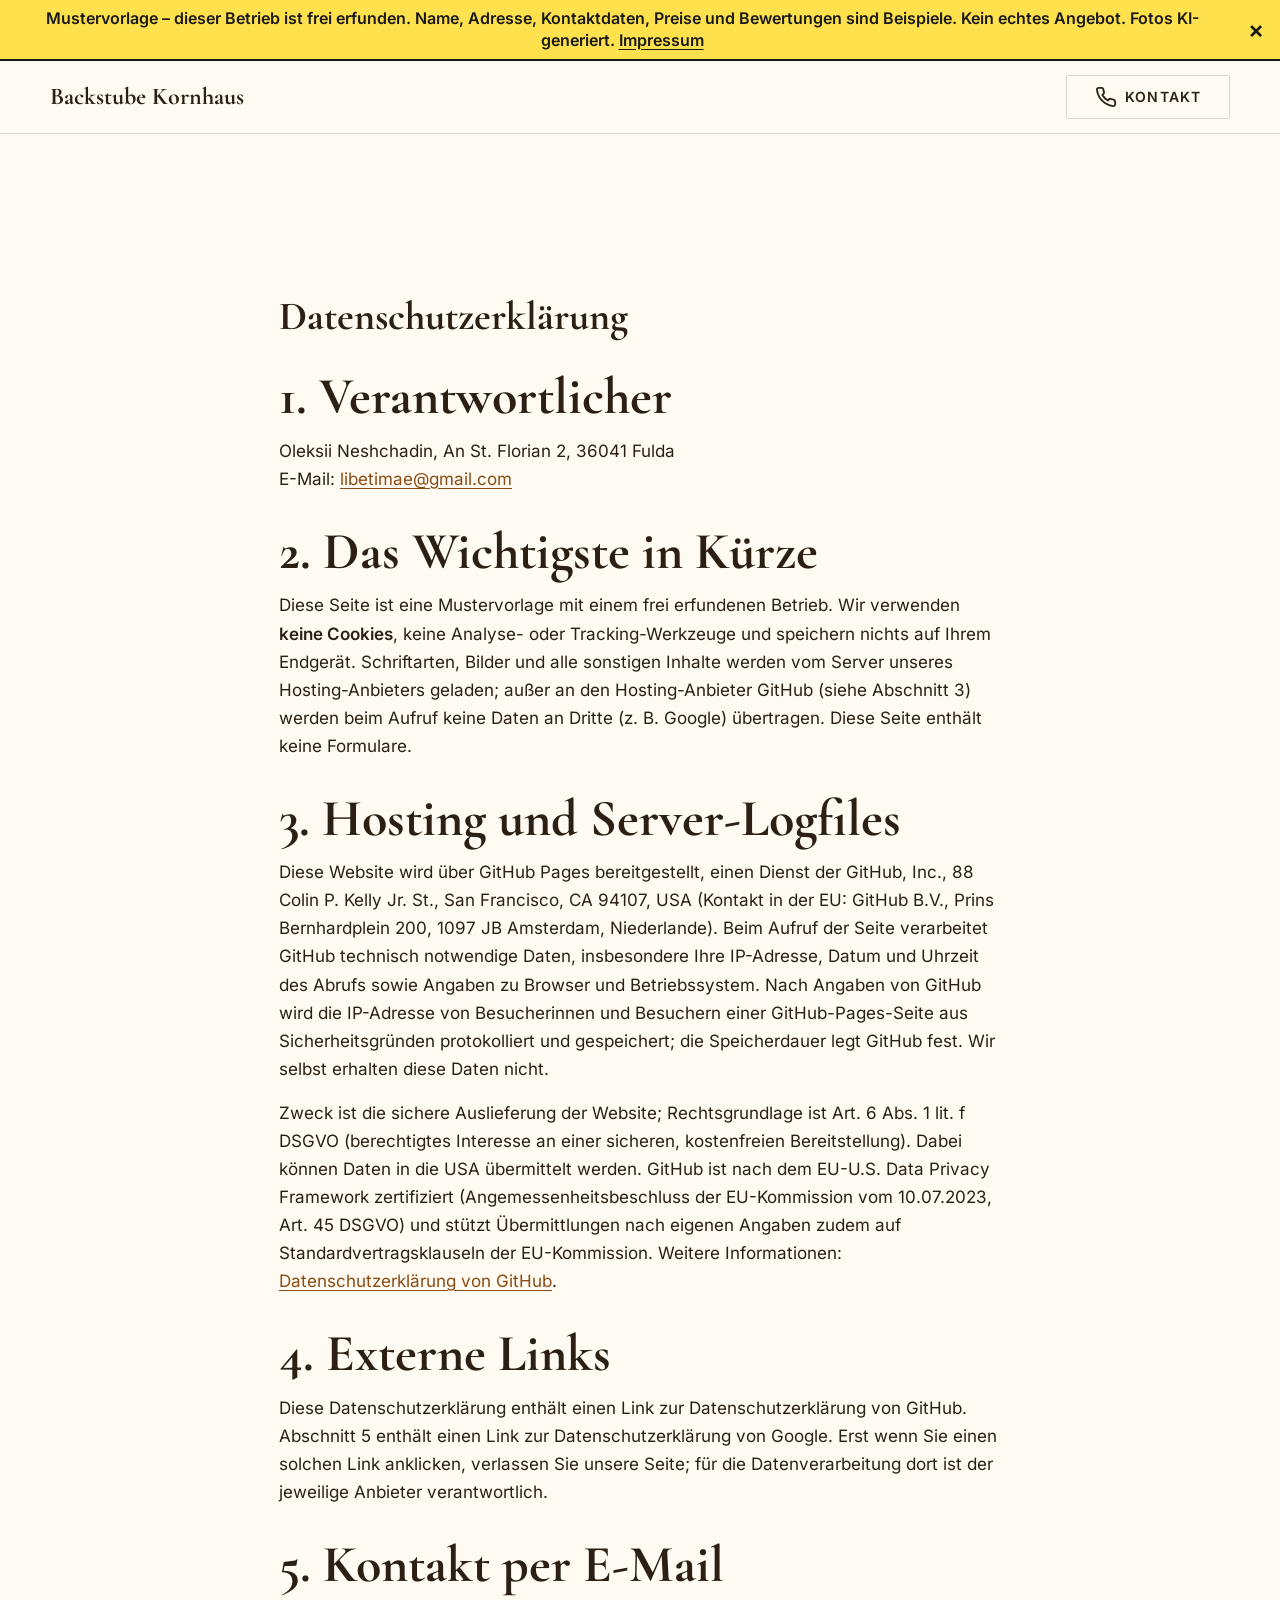
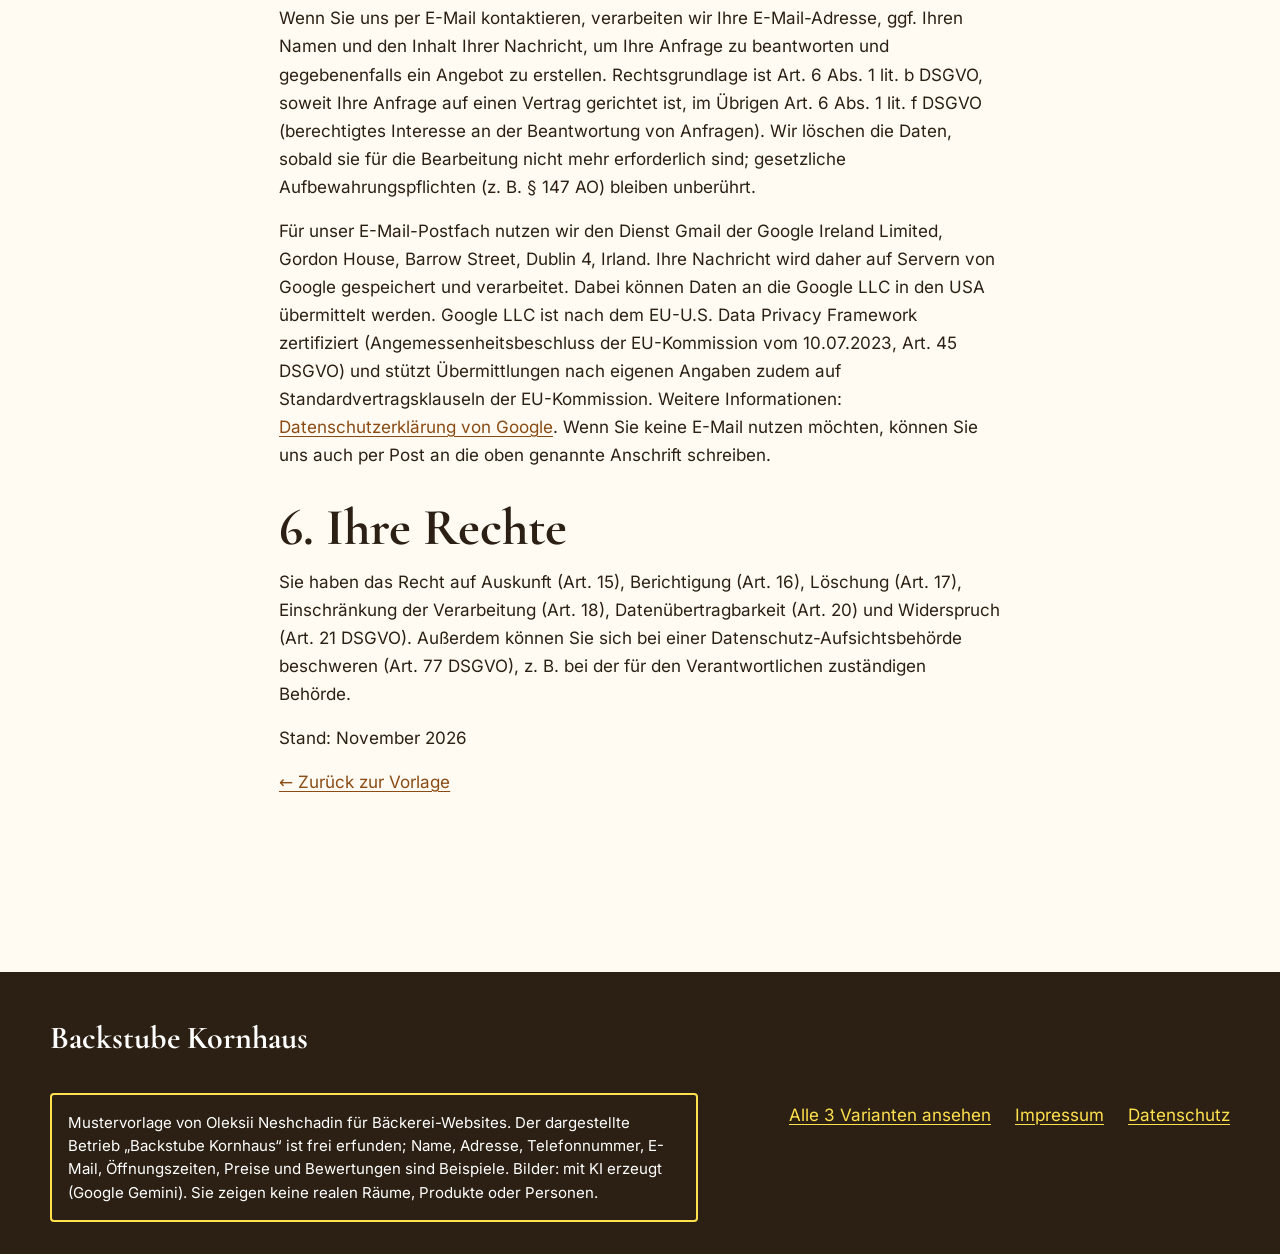
<file: variante-a/datenschutz.html>
<!doctype html>
<html lang="de" data-layout="a" data-theme="baeckerei" data-preset="baeckerei-a">
<head>
<meta charset="utf-8">
<meta name="viewport" content="width=device-width, initial-scale=1">
<meta name="robots" content="noindex, nofollow">
<meta name="referrer" content="no-referrer">
<title>Datenschutzerklärung – Backstube Kornhaus (Mustervorlage)</title>
<link rel="stylesheet" href="../static/css/site-a.css">
</head>
<body class="vorlage">
<a class="skip-link" href="#inhalt">Zum Inhalt</a>
<div class="demo-banner" role="note" aria-label="Hinweis: Mustervorlage"><p class="demo-banner__short">Mustervorlage – fiktiver Betrieb, alle Angaben sind Beispiele, Bilder KI-generiert. <a href="impressum.html">Mehr</a></p><p class="demo-banner__long">Mustervorlage – dieser Betrieb ist frei erfunden. Name, Adresse, Kontaktdaten, Preise und Bewertungen sind Beispiele. Kein echtes Angebot. Fotos KI-generiert. <a href="impressum.html">Impressum</a></p><button type="button" class="demo-banner__close" aria-label="Hinweis schließen" onclick="this.parentNode.hidden=true">&times;</button></div>
<header class="site-header"><div class="wrap"><a class="site-header__name" href="index.html">Backstube Kornhaus</a><a class="btn btn--primary header-cta" href="index.html#kontakt" aria-label="Kontakt"><svg class="icon" viewBox="0 0 24 24" aria-hidden="true" focusable="false"><path d="M22 16.9v3a2 2 0 0 1-2.2 2 19.8 19.8 0 0 1-8.6-3.1 19.5 19.5 0 0 1-6-6A19.8 19.8 0 0 1 2.1 4.2 2 2 0 0 1 4.1 2h3a2 2 0 0 1 2 1.7c.1.9.4 1.8.7 2.7a2 2 0 0 1-.5 2.1L8 9.8a16 16 0 0 0 6 6l1.3-1.3a2 2 0 0 1 2.1-.4c.9.3 1.8.6 2.7.7a2 2 0 0 1 1.7 2z"/></svg><span>Kontakt</span></a></div></header>
<main id="inhalt">
<section class="sec legal"><div class="wrap prose"><h1>Datenschutzerklärung</h1>

<h2>1. Verantwortlicher</h2>
<p>Oleksii Neshchadin, An St. Florian 2, 36041 Fulda<br>
E-Mail: <a href="mailto:libetimae@gmail.com">libetimae@gmail.com</a></p>

<h2>2. Das Wichtigste in Kürze</h2>
<p>Diese Seite ist eine Mustervorlage mit einem frei erfundenen Betrieb.
Wir verwenden <strong>keine Cookies</strong>, keine Analyse- oder Tracking-Werkzeuge und speichern
nichts auf Ihrem Endgerät. Schriftarten, Bilder und alle sonstigen Inhalte werden vom Server unseres Hosting-Anbieters geladen; außer an den Hosting-Anbieter GitHub (siehe Abschnitt 3) werden beim Aufruf keine Daten an Dritte (z.&nbsp;B. Google) übertragen.
Diese Seite enthält keine Formulare.</p>

<h2>3. Hosting und Server-Logfiles</h2>
<p>Diese Website wird über GitHub Pages bereitgestellt, einen Dienst der GitHub, Inc., 88 Colin P. Kelly Jr. St., San Francisco, CA 94107, USA (Kontakt in der EU: GitHub B.V., Prins Bernhardplein 200, 1097 JB Amsterdam, Niederlande). Beim Aufruf der Seite verarbeitet GitHub technisch notwendige Daten, insbesondere Ihre IP-Adresse, Datum und Uhrzeit des Abrufs sowie Angaben zu Browser und Betriebssystem. Nach Angaben von GitHub wird die IP-Adresse von Besucherinnen und Besuchern einer GitHub-Pages-Seite aus Sicherheitsgründen protokolliert und gespeichert; die Speicherdauer legt GitHub fest. Wir selbst erhalten diese Daten nicht.</p>
<p>Zweck ist die sichere Auslieferung der Website; Rechtsgrundlage ist Art. 6 Abs. 1 lit. f DSGVO (berechtigtes Interesse an einer sicheren, kostenfreien Bereitstellung). Dabei können Daten in die USA übermittelt werden. GitHub ist nach dem EU-U.S. Data Privacy Framework zertifiziert (Angemessenheitsbeschluss der EU-Kommission vom 10.07.2023, Art. 45 DSGVO) und stützt Übermittlungen nach eigenen Angaben zudem auf Standardvertragsklauseln der EU-Kommission. Weitere Informationen: <a href="https://docs.github.com/de/site-policy/privacy-policies/github-general-privacy-statement" rel="noopener noreferrer">Datenschutzerklärung von GitHub</a>.</p>

<h2>4. Externe Links</h2>
<p>Diese Datenschutzerklärung enthält einen Link zur Datenschutzerklärung von GitHub. Abschnitt 5 enthält einen Link zur Datenschutzerklärung von Google. Erst wenn Sie einen solchen Link anklicken, verlassen Sie unsere Seite; für die Datenverarbeitung dort ist der jeweilige Anbieter verantwortlich.</p>

<h2>5. Kontakt per E-Mail</h2>
<p>Wenn Sie uns per E-Mail kontaktieren, verarbeiten wir Ihre E-Mail-Adresse, ggf. Ihren Namen
und den Inhalt Ihrer Nachricht, um Ihre Anfrage zu beantworten und gegebenenfalls ein Angebot zu
erstellen. Rechtsgrundlage ist Art. 6 Abs. 1 lit. b DSGVO, soweit Ihre Anfrage auf einen Vertrag
gerichtet ist, im Übrigen Art. 6 Abs. 1 lit. f DSGVO (berechtigtes Interesse an der Beantwortung
von Anfragen). Wir löschen die Daten, sobald sie für die Bearbeitung nicht mehr erforderlich sind;
gesetzliche Aufbewahrungspflichten (z.&nbsp;B. § 147 AO) bleiben unberührt.</p>
<p>Für unser E-Mail-Postfach nutzen wir den Dienst Gmail der Google Ireland Limited, Gordon House,
Barrow Street, Dublin 4, Irland. Ihre Nachricht wird daher auf Servern von Google gespeichert und
verarbeitet. Dabei können Daten an die Google LLC in den USA übermittelt werden. Google LLC ist nach
dem EU-U.S. Data Privacy Framework zertifiziert (Angemessenheitsbeschluss der EU-Kommission vom
10.07.2023, Art. 45 DSGVO) und stützt Übermittlungen nach eigenen Angaben zudem auf
Standardvertragsklauseln der EU-Kommission. Weitere Informationen:
<a href="https://policies.google.com/privacy?hl=de" rel="noopener noreferrer">Datenschutzerklärung von Google</a>.
Wenn Sie keine E-Mail nutzen möchten, können Sie uns auch per Post an die oben genannte Anschrift schreiben.</p>

<h2>6. Ihre Rechte</h2>
<p>Sie haben das Recht auf Auskunft (Art. 15), Berichtigung (Art. 16), Löschung (Art. 17),
Einschränkung der Verarbeitung (Art. 18), Datenübertragbarkeit (Art. 20) und Widerspruch
(Art. 21 DSGVO). Außerdem können Sie sich bei einer Datenschutz-Aufsichtsbehörde beschweren
(Art. 77 DSGVO), z.&nbsp;B. bei der für den Verantwortlichen zuständigen Behörde.</p>

<p>Stand: November 2026</p>
<p><a href="index.html">← Zurück zur Vorlage</a></p></div></section>
</main>
<footer class="site-footer"><div class="wrap"><p class="site-footer__name">Backstube Kornhaus</p><div class="demo-note"><p>Mustervorlage von Oleksii Neshchadin für Bäckerei-Websites. Der dargestellte Betrieb
„Backstube Kornhaus“ ist frei erfunden; Name, Adresse, Telefonnummer, E-Mail, Öffnungszeiten,
Preise und Bewertungen sind Beispiele. Bilder: mit KI erzeugt (Google Gemini). Sie zeigen keine realen Räume, Produkte oder Personen.</p></div><ul class="footer-links"><li><a href="../index.html">Alle 3 Varianten ansehen</a></li><li><a href="impressum.html">Impressum</a></li><li><a href="datenschutz.html">Datenschutz</a></li></ul></div></footer>


</body>
</html>
</file>
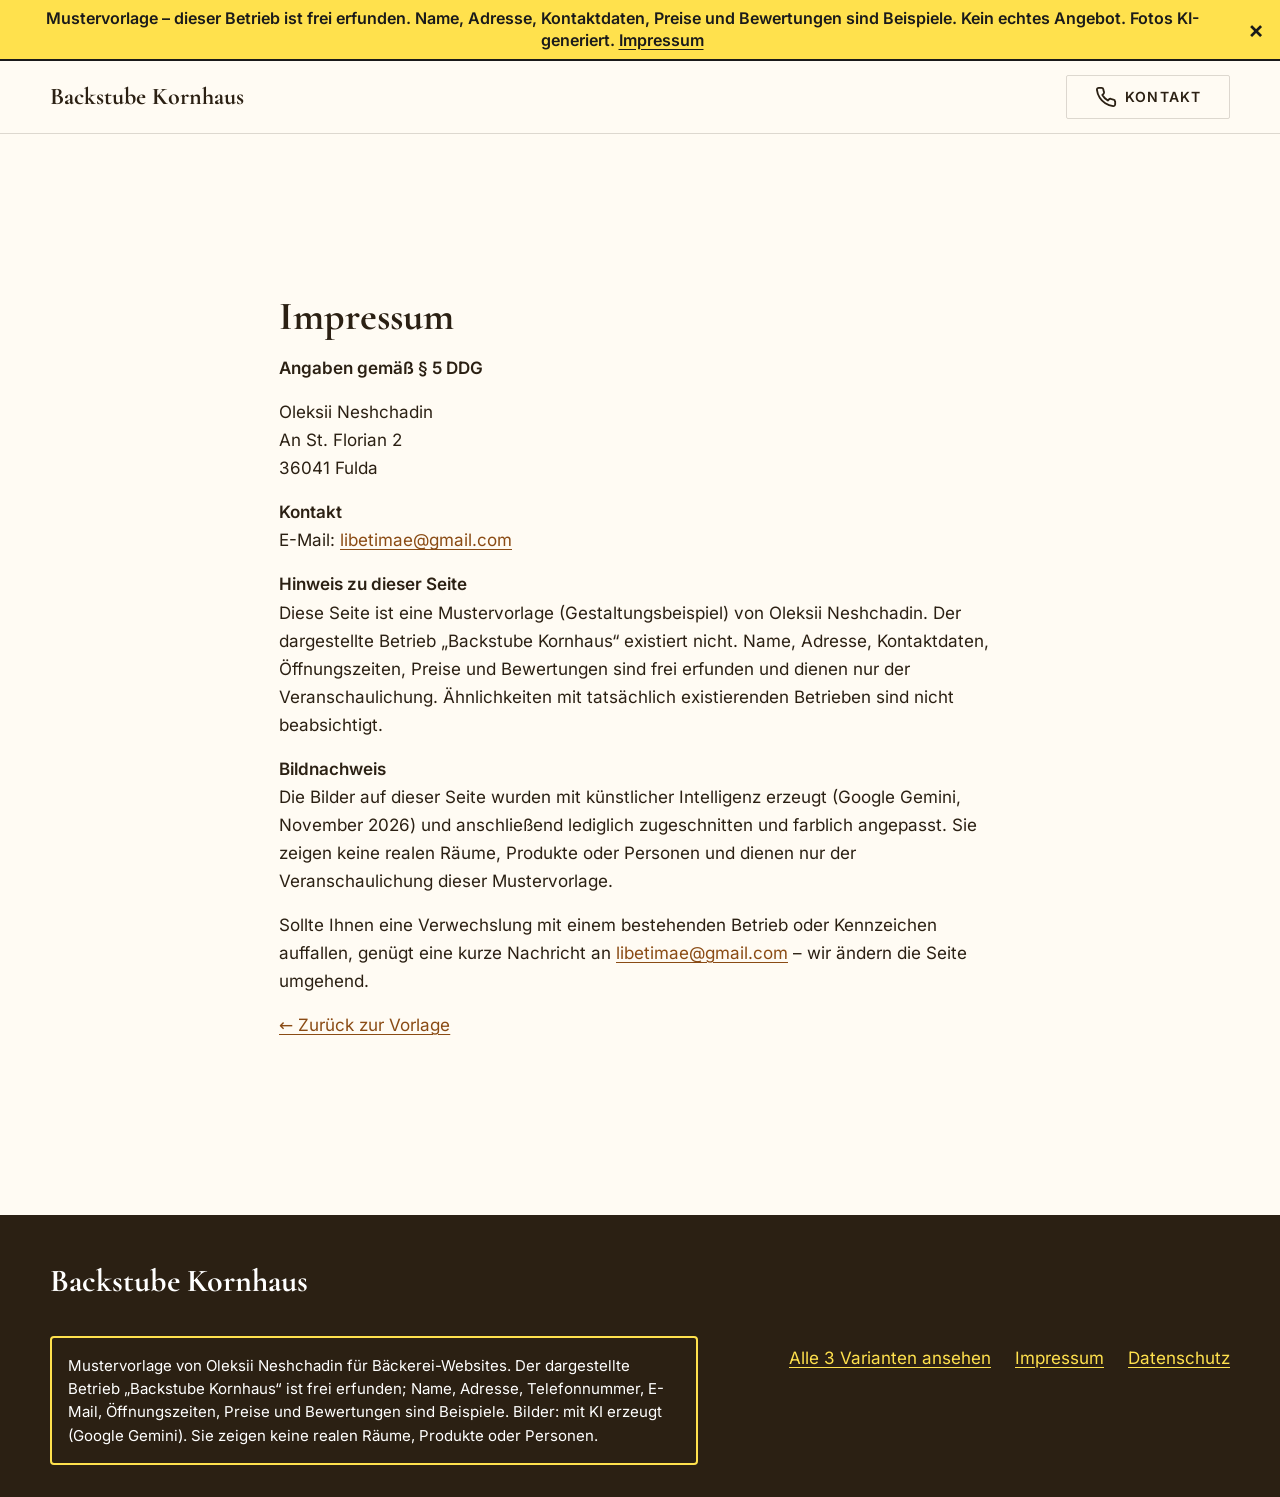
<file: variante-a/impressum.html>
<!doctype html>
<html lang="de" data-layout="a" data-theme="baeckerei" data-preset="baeckerei-a">
<head>
<meta charset="utf-8">
<meta name="viewport" content="width=device-width, initial-scale=1">
<meta name="robots" content="noindex, nofollow">
<meta name="referrer" content="no-referrer">
<title>Impressum – Backstube Kornhaus (Mustervorlage)</title>
<link rel="stylesheet" href="../static/css/site-a.css">
</head>
<body class="vorlage">
<a class="skip-link" href="#inhalt">Zum Inhalt</a>
<div class="demo-banner" role="note" aria-label="Hinweis: Mustervorlage"><p class="demo-banner__short">Mustervorlage – fiktiver Betrieb, alle Angaben sind Beispiele, Bilder KI-generiert. <a href="impressum.html">Mehr</a></p><p class="demo-banner__long">Mustervorlage – dieser Betrieb ist frei erfunden. Name, Adresse, Kontaktdaten, Preise und Bewertungen sind Beispiele. Kein echtes Angebot. Fotos KI-generiert. <a href="impressum.html">Impressum</a></p><button type="button" class="demo-banner__close" aria-label="Hinweis schließen" onclick="this.parentNode.hidden=true">&times;</button></div>
<header class="site-header"><div class="wrap"><a class="site-header__name" href="index.html">Backstube Kornhaus</a><a class="btn btn--primary header-cta" href="index.html#kontakt" aria-label="Kontakt"><svg class="icon" viewBox="0 0 24 24" aria-hidden="true" focusable="false"><path d="M22 16.9v3a2 2 0 0 1-2.2 2 19.8 19.8 0 0 1-8.6-3.1 19.5 19.5 0 0 1-6-6A19.8 19.8 0 0 1 2.1 4.2 2 2 0 0 1 4.1 2h3a2 2 0 0 1 2 1.7c.1.9.4 1.8.7 2.7a2 2 0 0 1-.5 2.1L8 9.8a16 16 0 0 0 6 6l1.3-1.3a2 2 0 0 1 2.1-.4c.9.3 1.8.6 2.7.7a2 2 0 0 1 1.7 2z"/></svg><span>Kontakt</span></a></div></header>
<main id="inhalt">
<section class="sec legal"><div class="wrap prose"><h1>Impressum</h1>
<p><strong>Angaben gemäß § 5 DDG</strong></p>
<p>Oleksii Neshchadin<br>An St. Florian 2<br>36041 Fulda</p>
<p><strong>Kontakt</strong><br>
E-Mail: <a href="mailto:libetimae@gmail.com">libetimae@gmail.com</a></p>

<p><strong>Hinweis zu dieser Seite</strong><br>
Diese Seite ist eine Mustervorlage (Gestaltungsbeispiel) von Oleksii Neshchadin.
Der dargestellte Betrieb „Backstube Kornhaus“ existiert nicht. Name, Adresse, Kontaktdaten,
Öffnungszeiten, Preise und Bewertungen sind frei erfunden und dienen nur der Veranschaulichung.
Ähnlichkeiten mit tatsächlich existierenden Betrieben sind nicht beabsichtigt.</p>
<p><strong>Bildnachweis</strong><br>
Die Bilder auf dieser Seite wurden mit künstlicher Intelligenz erzeugt (Google Gemini, November 2026)
und anschließend lediglich zugeschnitten und farblich angepasst. Sie zeigen keine realen Räume,
Produkte oder Personen und dienen nur der Veranschaulichung dieser Mustervorlage.</p>

<p>Sollte Ihnen eine Verwechslung mit einem bestehenden Betrieb oder Kennzeichen auffallen, genügt eine kurze Nachricht an <a href="mailto:libetimae@gmail.com">libetimae@gmail.com</a> – wir ändern die Seite umgehend.</p>
<p><a href="index.html">← Zurück zur Vorlage</a></p></div></section>
</main>
<footer class="site-footer"><div class="wrap"><p class="site-footer__name">Backstube Kornhaus</p><div class="demo-note"><p>Mustervorlage von Oleksii Neshchadin für Bäckerei-Websites. Der dargestellte Betrieb
„Backstube Kornhaus“ ist frei erfunden; Name, Adresse, Telefonnummer, E-Mail, Öffnungszeiten,
Preise und Bewertungen sind Beispiele. Bilder: mit KI erzeugt (Google Gemini). Sie zeigen keine realen Räume, Produkte oder Personen.</p></div><ul class="footer-links"><li><a href="../index.html">Alle 3 Varianten ansehen</a></li><li><a href="impressum.html">Impressum</a></li><li><a href="datenschutz.html">Datenschutz</a></li></ul></div></footer>


</body>
</html>
</file>
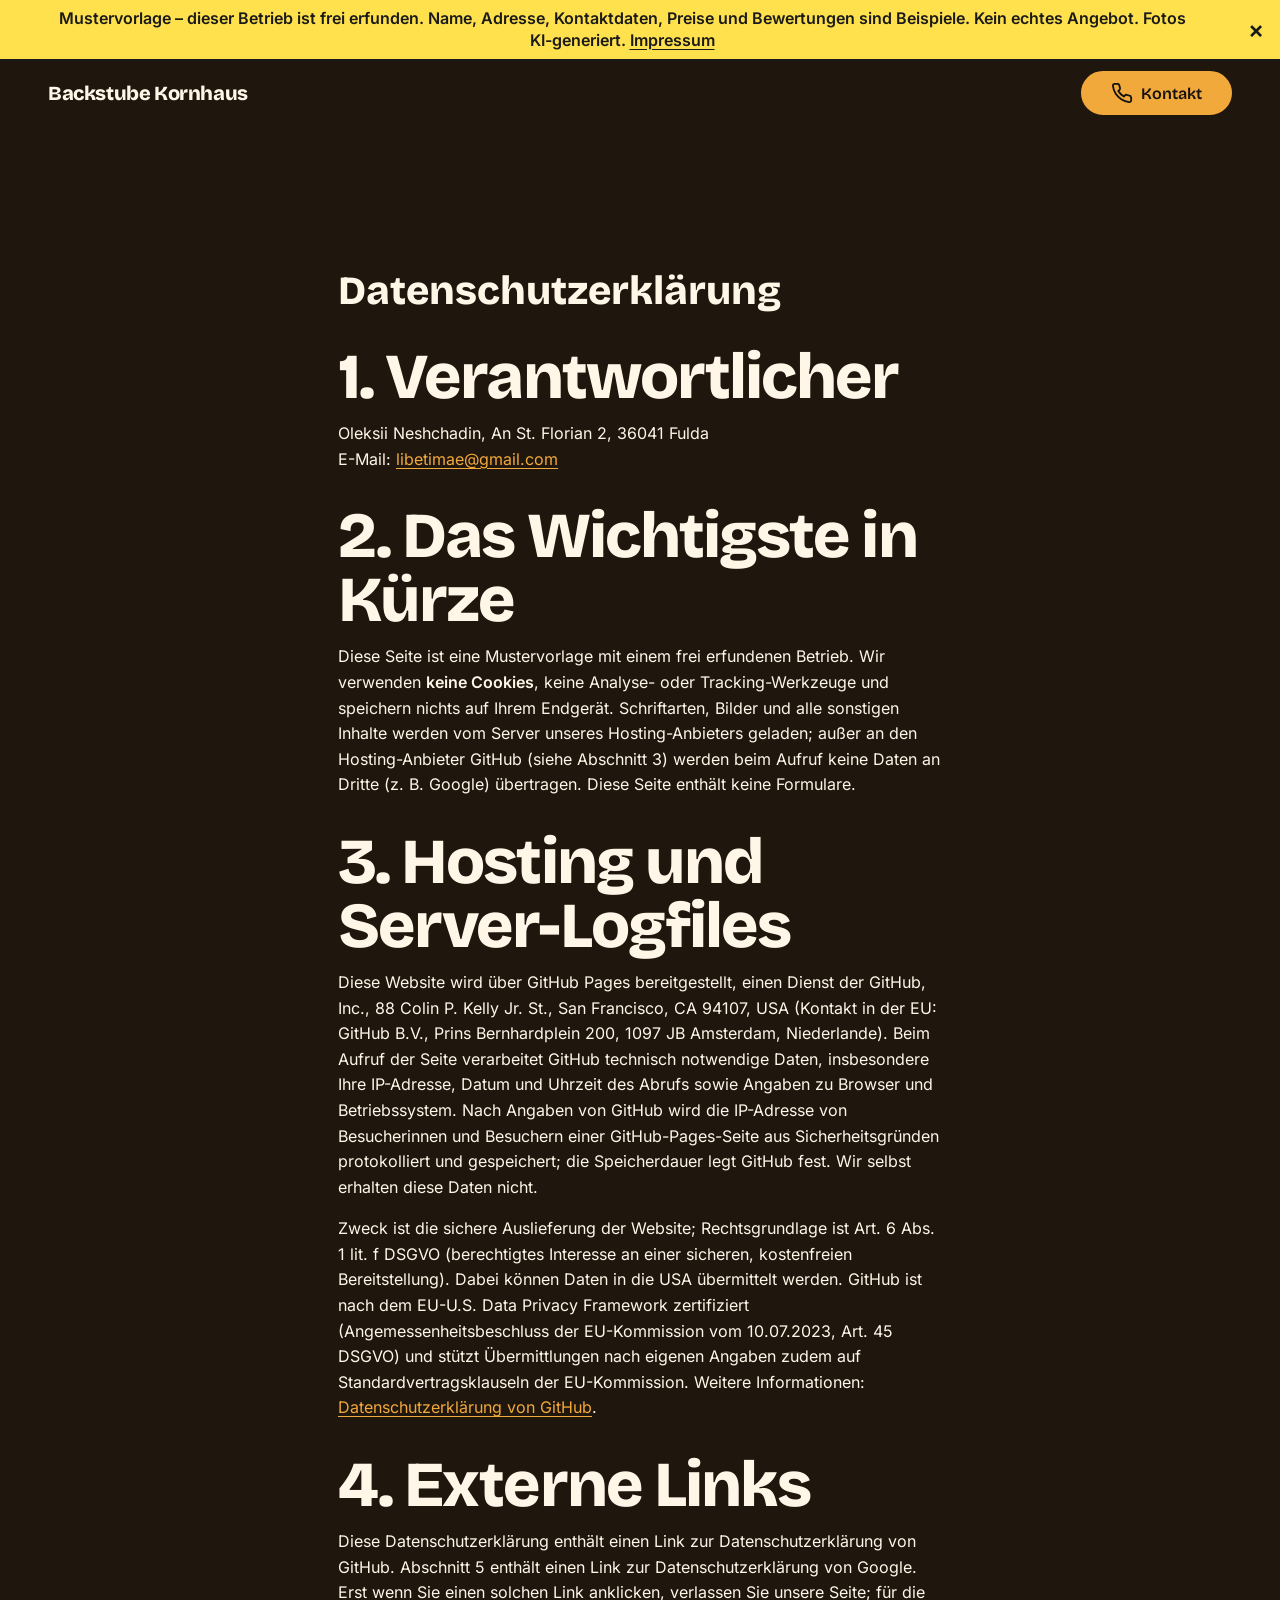
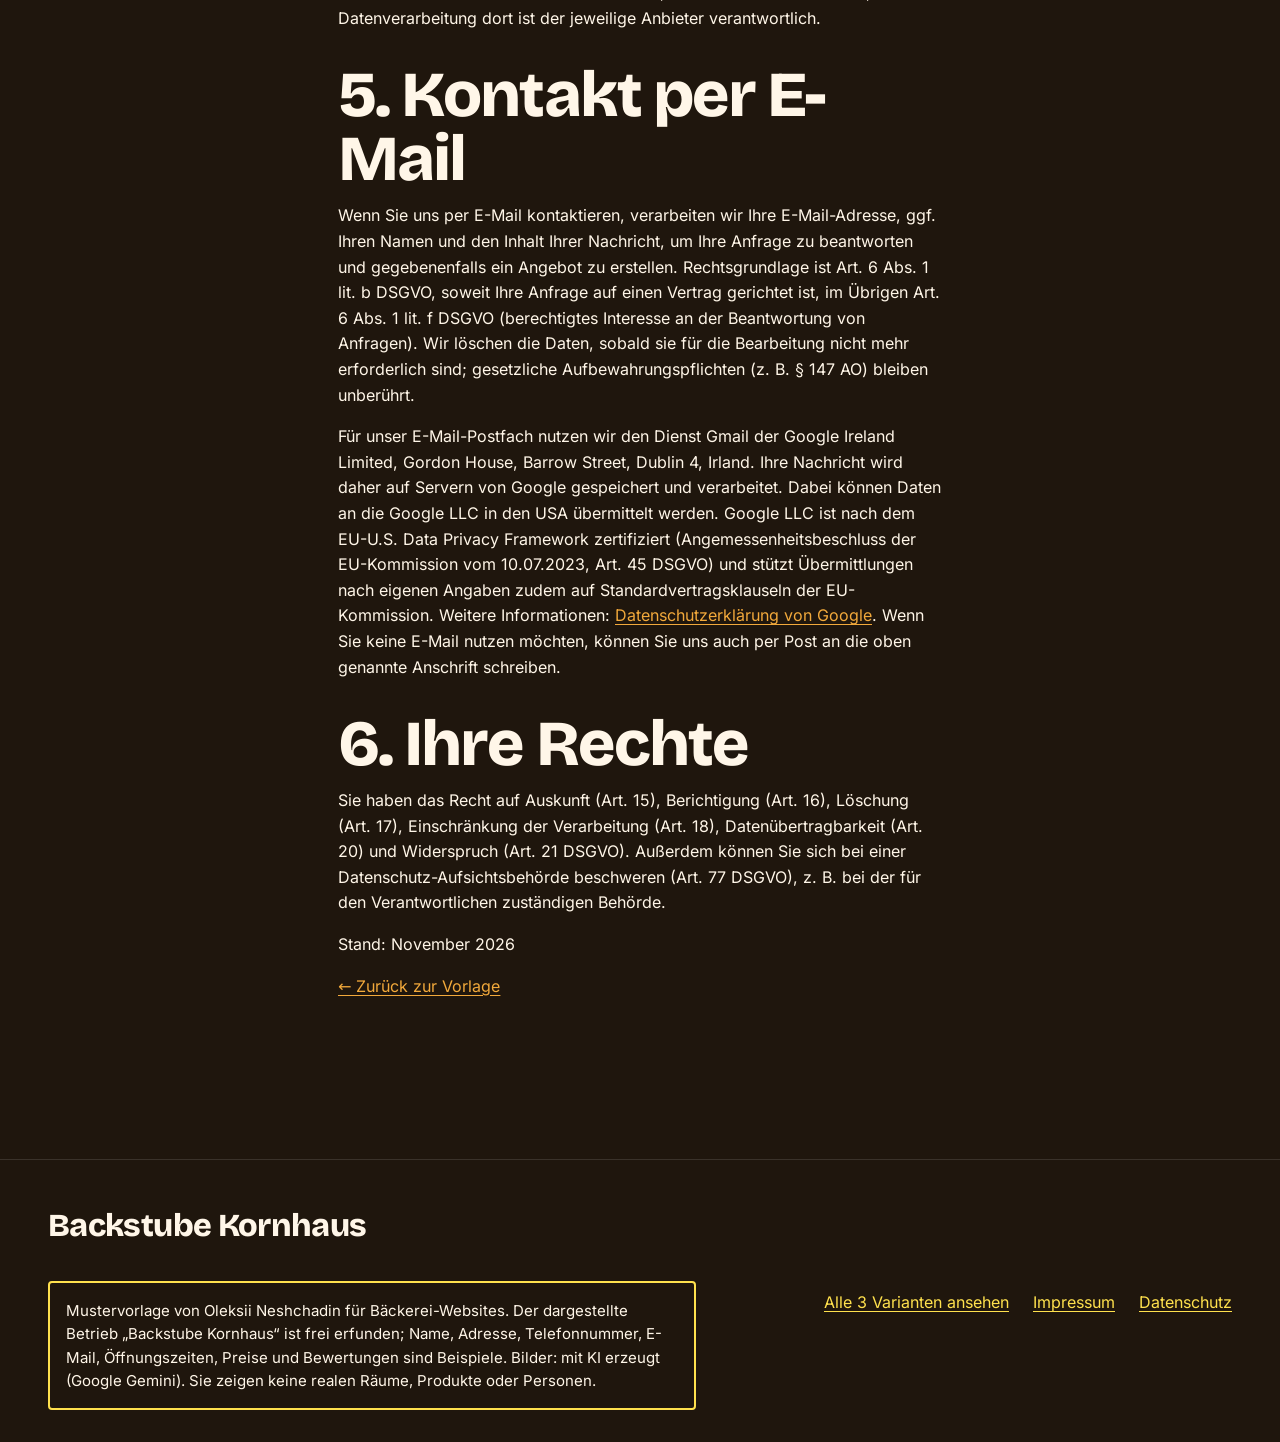
<file: variante-b/datenschutz.html>
<!doctype html>
<html lang="de" data-layout="b" data-theme="baeckerei" data-preset="baeckerei-b">
<head>
<meta charset="utf-8">
<meta name="viewport" content="width=device-width, initial-scale=1">
<meta name="robots" content="noindex, nofollow">
<meta name="referrer" content="no-referrer">
<title>Datenschutzerklärung – Backstube Kornhaus (Mustervorlage)</title>
<link rel="stylesheet" href="../static/css/site-b.css">
</head>
<body class="vorlage">
<a class="skip-link" href="#inhalt">Zum Inhalt</a>
<div class="demo-banner" role="note" aria-label="Hinweis: Mustervorlage"><p class="demo-banner__short">Mustervorlage – fiktiver Betrieb, alle Angaben sind Beispiele, Bilder KI-generiert. <a href="impressum.html">Mehr</a></p><p class="demo-banner__long">Mustervorlage – dieser Betrieb ist frei erfunden. Name, Adresse, Kontaktdaten, Preise und Bewertungen sind Beispiele. Kein echtes Angebot. Fotos KI-generiert. <a href="impressum.html">Impressum</a></p><button type="button" class="demo-banner__close" aria-label="Hinweis schließen" onclick="this.parentNode.hidden=true">&times;</button></div>
<header class="site-header"><div class="wrap"><a class="site-header__name" href="index.html">Backstube Kornhaus</a><a class="btn btn--primary header-cta" href="index.html#kontakt" aria-label="Kontakt"><svg class="icon" viewBox="0 0 24 24" aria-hidden="true" focusable="false"><path d="M22 16.9v3a2 2 0 0 1-2.2 2 19.8 19.8 0 0 1-8.6-3.1 19.5 19.5 0 0 1-6-6A19.8 19.8 0 0 1 2.1 4.2 2 2 0 0 1 4.1 2h3a2 2 0 0 1 2 1.7c.1.9.4 1.8.7 2.7a2 2 0 0 1-.5 2.1L8 9.8a16 16 0 0 0 6 6l1.3-1.3a2 2 0 0 1 2.1-.4c.9.3 1.8.6 2.7.7a2 2 0 0 1 1.7 2z"/></svg><span>Kontakt</span></a></div></header>
<main id="inhalt">
<section class="sec legal"><div class="wrap prose"><h1>Datenschutzerklärung</h1>

<h2>1. Verantwortlicher</h2>
<p>Oleksii Neshchadin, An St. Florian 2, 36041 Fulda<br>
E-Mail: <a href="mailto:libetimae@gmail.com">libetimae@gmail.com</a></p>

<h2>2. Das Wichtigste in Kürze</h2>
<p>Diese Seite ist eine Mustervorlage mit einem frei erfundenen Betrieb.
Wir verwenden <strong>keine Cookies</strong>, keine Analyse- oder Tracking-Werkzeuge und speichern
nichts auf Ihrem Endgerät. Schriftarten, Bilder und alle sonstigen Inhalte werden vom Server unseres Hosting-Anbieters geladen; außer an den Hosting-Anbieter GitHub (siehe Abschnitt 3) werden beim Aufruf keine Daten an Dritte (z.&nbsp;B. Google) übertragen.
Diese Seite enthält keine Formulare.</p>

<h2>3. Hosting und Server-Logfiles</h2>
<p>Diese Website wird über GitHub Pages bereitgestellt, einen Dienst der GitHub, Inc., 88 Colin P. Kelly Jr. St., San Francisco, CA 94107, USA (Kontakt in der EU: GitHub B.V., Prins Bernhardplein 200, 1097 JB Amsterdam, Niederlande). Beim Aufruf der Seite verarbeitet GitHub technisch notwendige Daten, insbesondere Ihre IP-Adresse, Datum und Uhrzeit des Abrufs sowie Angaben zu Browser und Betriebssystem. Nach Angaben von GitHub wird die IP-Adresse von Besucherinnen und Besuchern einer GitHub-Pages-Seite aus Sicherheitsgründen protokolliert und gespeichert; die Speicherdauer legt GitHub fest. Wir selbst erhalten diese Daten nicht.</p>
<p>Zweck ist die sichere Auslieferung der Website; Rechtsgrundlage ist Art. 6 Abs. 1 lit. f DSGVO (berechtigtes Interesse an einer sicheren, kostenfreien Bereitstellung). Dabei können Daten in die USA übermittelt werden. GitHub ist nach dem EU-U.S. Data Privacy Framework zertifiziert (Angemessenheitsbeschluss der EU-Kommission vom 10.07.2023, Art. 45 DSGVO) und stützt Übermittlungen nach eigenen Angaben zudem auf Standardvertragsklauseln der EU-Kommission. Weitere Informationen: <a href="https://docs.github.com/de/site-policy/privacy-policies/github-general-privacy-statement" rel="noopener noreferrer">Datenschutzerklärung von GitHub</a>.</p>

<h2>4. Externe Links</h2>
<p>Diese Datenschutzerklärung enthält einen Link zur Datenschutzerklärung von GitHub. Abschnitt 5 enthält einen Link zur Datenschutzerklärung von Google. Erst wenn Sie einen solchen Link anklicken, verlassen Sie unsere Seite; für die Datenverarbeitung dort ist der jeweilige Anbieter verantwortlich.</p>

<h2>5. Kontakt per E-Mail</h2>
<p>Wenn Sie uns per E-Mail kontaktieren, verarbeiten wir Ihre E-Mail-Adresse, ggf. Ihren Namen
und den Inhalt Ihrer Nachricht, um Ihre Anfrage zu beantworten und gegebenenfalls ein Angebot zu
erstellen. Rechtsgrundlage ist Art. 6 Abs. 1 lit. b DSGVO, soweit Ihre Anfrage auf einen Vertrag
gerichtet ist, im Übrigen Art. 6 Abs. 1 lit. f DSGVO (berechtigtes Interesse an der Beantwortung
von Anfragen). Wir löschen die Daten, sobald sie für die Bearbeitung nicht mehr erforderlich sind;
gesetzliche Aufbewahrungspflichten (z.&nbsp;B. § 147 AO) bleiben unberührt.</p>
<p>Für unser E-Mail-Postfach nutzen wir den Dienst Gmail der Google Ireland Limited, Gordon House,
Barrow Street, Dublin 4, Irland. Ihre Nachricht wird daher auf Servern von Google gespeichert und
verarbeitet. Dabei können Daten an die Google LLC in den USA übermittelt werden. Google LLC ist nach
dem EU-U.S. Data Privacy Framework zertifiziert (Angemessenheitsbeschluss der EU-Kommission vom
10.07.2023, Art. 45 DSGVO) und stützt Übermittlungen nach eigenen Angaben zudem auf
Standardvertragsklauseln der EU-Kommission. Weitere Informationen:
<a href="https://policies.google.com/privacy?hl=de" rel="noopener noreferrer">Datenschutzerklärung von Google</a>.
Wenn Sie keine E-Mail nutzen möchten, können Sie uns auch per Post an die oben genannte Anschrift schreiben.</p>

<h2>6. Ihre Rechte</h2>
<p>Sie haben das Recht auf Auskunft (Art. 15), Berichtigung (Art. 16), Löschung (Art. 17),
Einschränkung der Verarbeitung (Art. 18), Datenübertragbarkeit (Art. 20) und Widerspruch
(Art. 21 DSGVO). Außerdem können Sie sich bei einer Datenschutz-Aufsichtsbehörde beschweren
(Art. 77 DSGVO), z.&nbsp;B. bei der für den Verantwortlichen zuständigen Behörde.</p>

<p>Stand: November 2026</p>
<p><a href="index.html">← Zurück zur Vorlage</a></p></div></section>
</main>
<footer class="site-footer"><div class="wrap"><p class="site-footer__name">Backstube Kornhaus</p><div class="demo-note"><p>Mustervorlage von Oleksii Neshchadin für Bäckerei-Websites. Der dargestellte Betrieb
„Backstube Kornhaus“ ist frei erfunden; Name, Adresse, Telefonnummer, E-Mail, Öffnungszeiten,
Preise und Bewertungen sind Beispiele. Bilder: mit KI erzeugt (Google Gemini). Sie zeigen keine realen Räume, Produkte oder Personen.</p></div><ul class="footer-links"><li><a href="../index.html">Alle 3 Varianten ansehen</a></li><li><a href="impressum.html">Impressum</a></li><li><a href="datenschutz.html">Datenschutz</a></li></ul></div></footer>


</body>
</html>
</file>
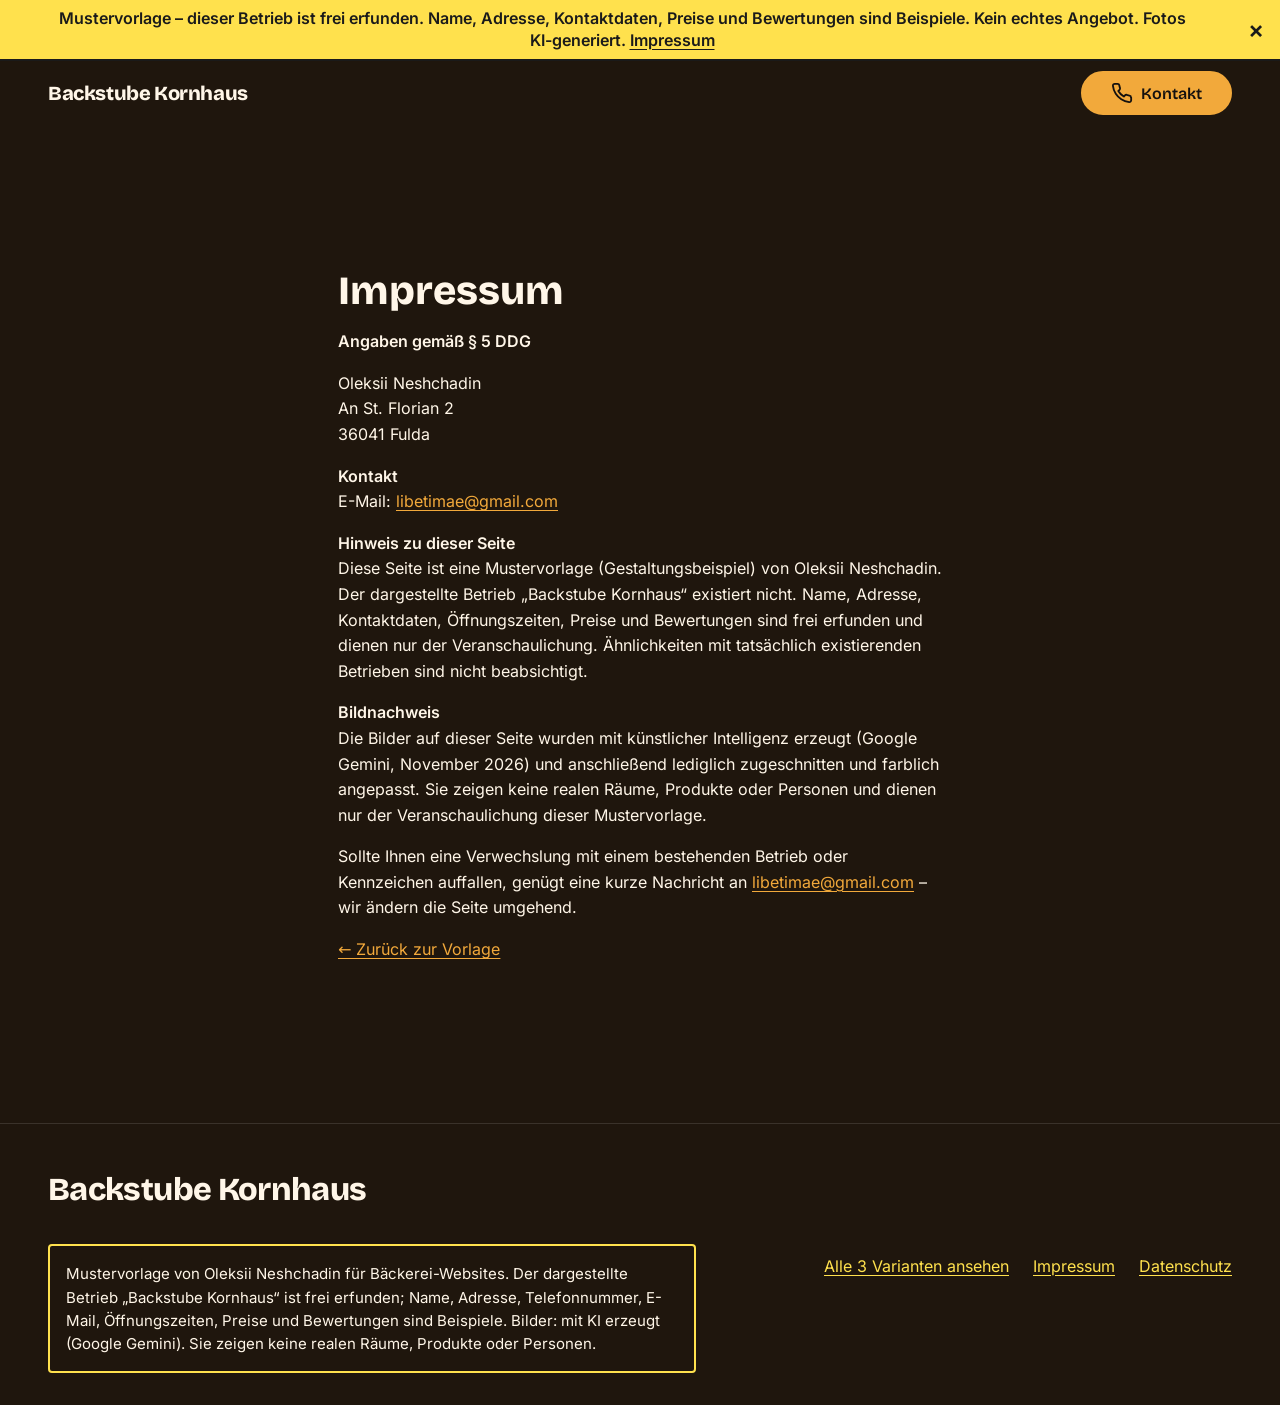
<file: variante-b/impressum.html>
<!doctype html>
<html lang="de" data-layout="b" data-theme="baeckerei" data-preset="baeckerei-b">
<head>
<meta charset="utf-8">
<meta name="viewport" content="width=device-width, initial-scale=1">
<meta name="robots" content="noindex, nofollow">
<meta name="referrer" content="no-referrer">
<title>Impressum – Backstube Kornhaus (Mustervorlage)</title>
<link rel="stylesheet" href="../static/css/site-b.css">
</head>
<body class="vorlage">
<a class="skip-link" href="#inhalt">Zum Inhalt</a>
<div class="demo-banner" role="note" aria-label="Hinweis: Mustervorlage"><p class="demo-banner__short">Mustervorlage – fiktiver Betrieb, alle Angaben sind Beispiele, Bilder KI-generiert. <a href="impressum.html">Mehr</a></p><p class="demo-banner__long">Mustervorlage – dieser Betrieb ist frei erfunden. Name, Adresse, Kontaktdaten, Preise und Bewertungen sind Beispiele. Kein echtes Angebot. Fotos KI-generiert. <a href="impressum.html">Impressum</a></p><button type="button" class="demo-banner__close" aria-label="Hinweis schließen" onclick="this.parentNode.hidden=true">&times;</button></div>
<header class="site-header"><div class="wrap"><a class="site-header__name" href="index.html">Backstube Kornhaus</a><a class="btn btn--primary header-cta" href="index.html#kontakt" aria-label="Kontakt"><svg class="icon" viewBox="0 0 24 24" aria-hidden="true" focusable="false"><path d="M22 16.9v3a2 2 0 0 1-2.2 2 19.8 19.8 0 0 1-8.6-3.1 19.5 19.5 0 0 1-6-6A19.8 19.8 0 0 1 2.1 4.2 2 2 0 0 1 4.1 2h3a2 2 0 0 1 2 1.7c.1.9.4 1.8.7 2.7a2 2 0 0 1-.5 2.1L8 9.8a16 16 0 0 0 6 6l1.3-1.3a2 2 0 0 1 2.1-.4c.9.3 1.8.6 2.7.7a2 2 0 0 1 1.7 2z"/></svg><span>Kontakt</span></a></div></header>
<main id="inhalt">
<section class="sec legal"><div class="wrap prose"><h1>Impressum</h1>
<p><strong>Angaben gemäß § 5 DDG</strong></p>
<p>Oleksii Neshchadin<br>An St. Florian 2<br>36041 Fulda</p>
<p><strong>Kontakt</strong><br>
E-Mail: <a href="mailto:libetimae@gmail.com">libetimae@gmail.com</a></p>

<p><strong>Hinweis zu dieser Seite</strong><br>
Diese Seite ist eine Mustervorlage (Gestaltungsbeispiel) von Oleksii Neshchadin.
Der dargestellte Betrieb „Backstube Kornhaus“ existiert nicht. Name, Adresse, Kontaktdaten,
Öffnungszeiten, Preise und Bewertungen sind frei erfunden und dienen nur der Veranschaulichung.
Ähnlichkeiten mit tatsächlich existierenden Betrieben sind nicht beabsichtigt.</p>
<p><strong>Bildnachweis</strong><br>
Die Bilder auf dieser Seite wurden mit künstlicher Intelligenz erzeugt (Google Gemini, November 2026)
und anschließend lediglich zugeschnitten und farblich angepasst. Sie zeigen keine realen Räume,
Produkte oder Personen und dienen nur der Veranschaulichung dieser Mustervorlage.</p>

<p>Sollte Ihnen eine Verwechslung mit einem bestehenden Betrieb oder Kennzeichen auffallen, genügt eine kurze Nachricht an <a href="mailto:libetimae@gmail.com">libetimae@gmail.com</a> – wir ändern die Seite umgehend.</p>
<p><a href="index.html">← Zurück zur Vorlage</a></p></div></section>
</main>
<footer class="site-footer"><div class="wrap"><p class="site-footer__name">Backstube Kornhaus</p><div class="demo-note"><p>Mustervorlage von Oleksii Neshchadin für Bäckerei-Websites. Der dargestellte Betrieb
„Backstube Kornhaus“ ist frei erfunden; Name, Adresse, Telefonnummer, E-Mail, Öffnungszeiten,
Preise und Bewertungen sind Beispiele. Bilder: mit KI erzeugt (Google Gemini). Sie zeigen keine realen Räume, Produkte oder Personen.</p></div><ul class="footer-links"><li><a href="../index.html">Alle 3 Varianten ansehen</a></li><li><a href="impressum.html">Impressum</a></li><li><a href="datenschutz.html">Datenschutz</a></li></ul></div></footer>


</body>
</html>
</file>
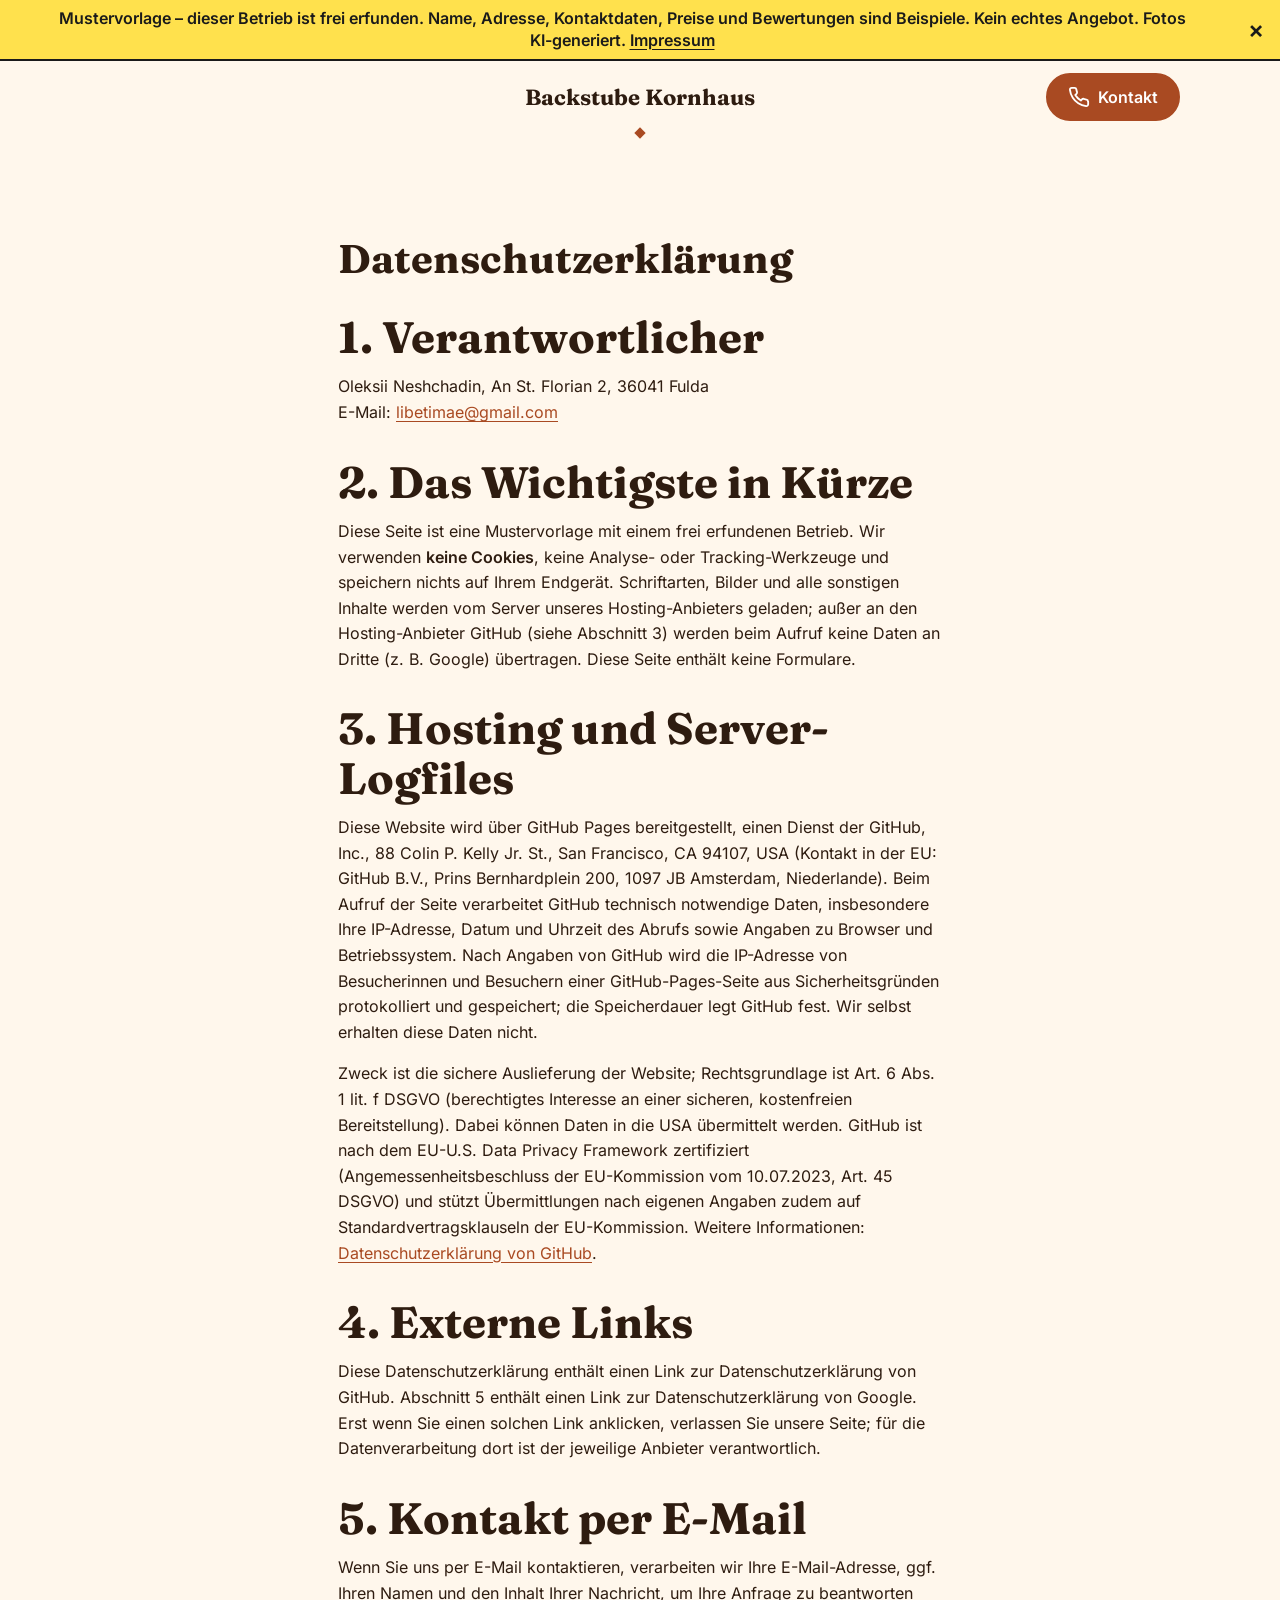
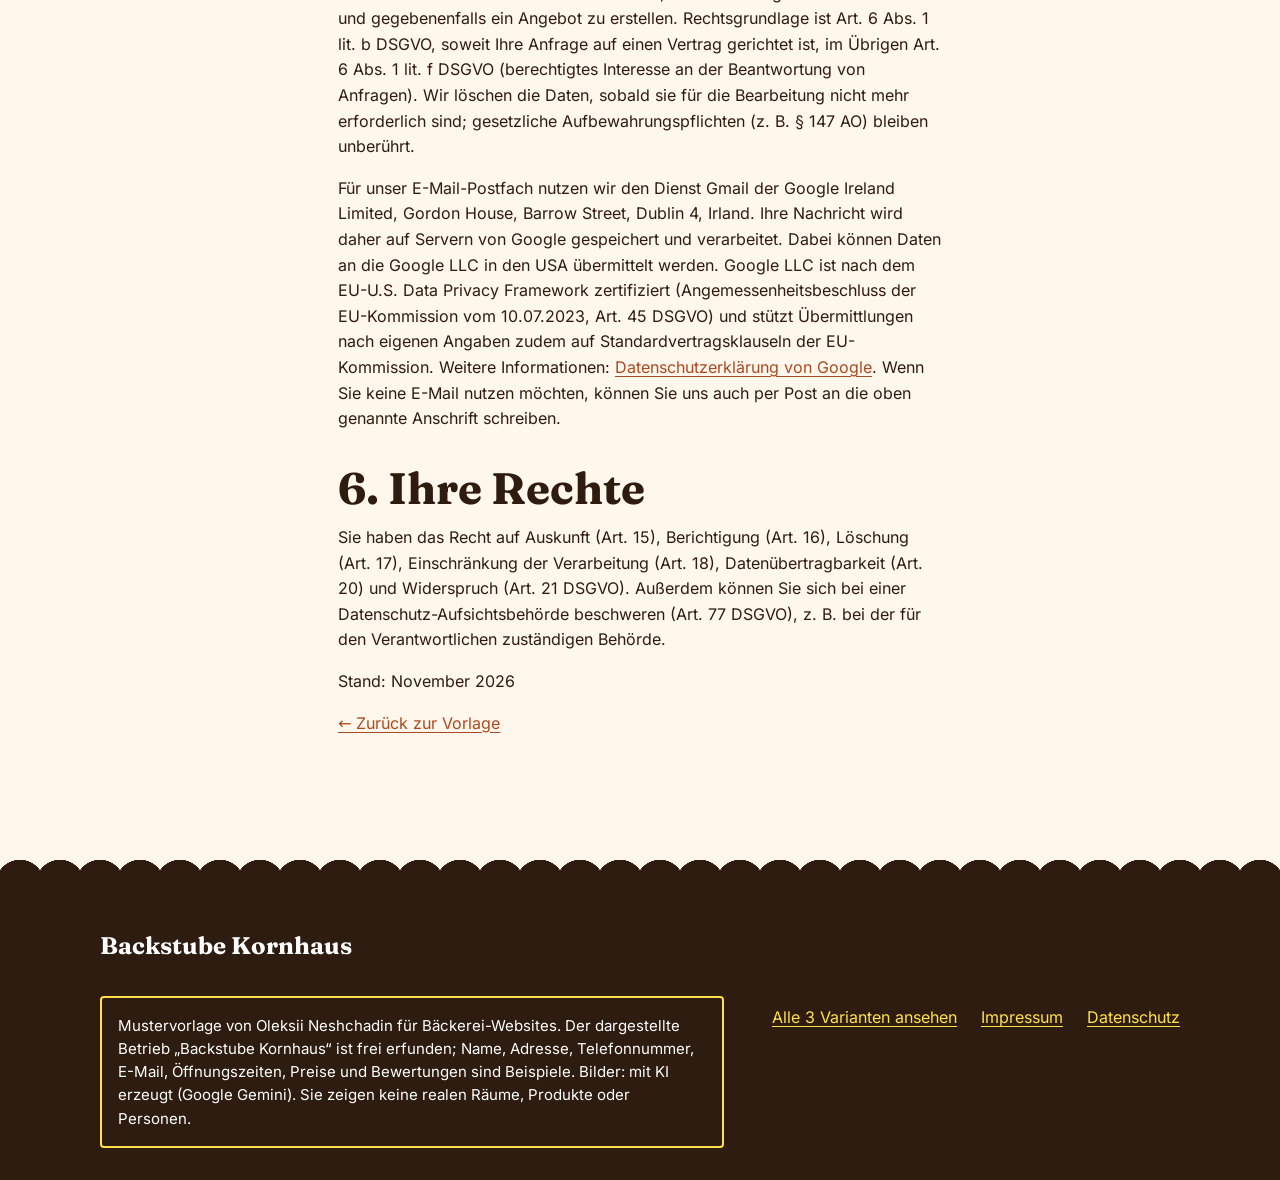
<file: variante-c/datenschutz.html>
<!doctype html>
<html lang="de" data-layout="c" data-theme="baeckerei" data-preset="baeckerei-c">
<head>
<meta charset="utf-8">
<meta name="viewport" content="width=device-width, initial-scale=1">
<meta name="robots" content="noindex, nofollow">
<meta name="referrer" content="no-referrer">
<title>Datenschutzerklärung – Backstube Kornhaus (Mustervorlage)</title>
<link rel="stylesheet" href="../static/css/site-c.css">
</head>
<body class="vorlage">
<a class="skip-link" href="#inhalt">Zum Inhalt</a>
<div class="demo-banner" role="note" aria-label="Hinweis: Mustervorlage"><p class="demo-banner__short">Mustervorlage – fiktiver Betrieb, alle Angaben sind Beispiele, Bilder KI-generiert. <a href="impressum.html">Mehr</a></p><p class="demo-banner__long">Mustervorlage – dieser Betrieb ist frei erfunden. Name, Adresse, Kontaktdaten, Preise und Bewertungen sind Beispiele. Kein echtes Angebot. Fotos KI-generiert. <a href="impressum.html">Impressum</a></p><button type="button" class="demo-banner__close" aria-label="Hinweis schließen" onclick="this.parentNode.hidden=true">&times;</button></div>
<header class="site-header"><div class="wrap"><a class="site-header__name" href="index.html">Backstube Kornhaus</a><a class="btn btn--primary header-cta" href="index.html#kontakt" aria-label="Kontakt"><svg class="icon" viewBox="0 0 24 24" aria-hidden="true" focusable="false"><path d="M22 16.9v3a2 2 0 0 1-2.2 2 19.8 19.8 0 0 1-8.6-3.1 19.5 19.5 0 0 1-6-6A19.8 19.8 0 0 1 2.1 4.2 2 2 0 0 1 4.1 2h3a2 2 0 0 1 2 1.7c.1.9.4 1.8.7 2.7a2 2 0 0 1-.5 2.1L8 9.8a16 16 0 0 0 6 6l1.3-1.3a2 2 0 0 1 2.1-.4c.9.3 1.8.6 2.7.7a2 2 0 0 1 1.7 2z"/></svg><span>Kontakt</span></a></div></header>
<main id="inhalt">
<section class="sec legal"><div class="wrap prose"><h1>Datenschutzerklärung</h1>

<h2>1. Verantwortlicher</h2>
<p>Oleksii Neshchadin, An St. Florian 2, 36041 Fulda<br>
E-Mail: <a href="mailto:libetimae@gmail.com">libetimae@gmail.com</a></p>

<h2>2. Das Wichtigste in Kürze</h2>
<p>Diese Seite ist eine Mustervorlage mit einem frei erfundenen Betrieb.
Wir verwenden <strong>keine Cookies</strong>, keine Analyse- oder Tracking-Werkzeuge und speichern
nichts auf Ihrem Endgerät. Schriftarten, Bilder und alle sonstigen Inhalte werden vom Server unseres Hosting-Anbieters geladen; außer an den Hosting-Anbieter GitHub (siehe Abschnitt 3) werden beim Aufruf keine Daten an Dritte (z.&nbsp;B. Google) übertragen.
Diese Seite enthält keine Formulare.</p>

<h2>3. Hosting und Server-Logfiles</h2>
<p>Diese Website wird über GitHub Pages bereitgestellt, einen Dienst der GitHub, Inc., 88 Colin P. Kelly Jr. St., San Francisco, CA 94107, USA (Kontakt in der EU: GitHub B.V., Prins Bernhardplein 200, 1097 JB Amsterdam, Niederlande). Beim Aufruf der Seite verarbeitet GitHub technisch notwendige Daten, insbesondere Ihre IP-Adresse, Datum und Uhrzeit des Abrufs sowie Angaben zu Browser und Betriebssystem. Nach Angaben von GitHub wird die IP-Adresse von Besucherinnen und Besuchern einer GitHub-Pages-Seite aus Sicherheitsgründen protokolliert und gespeichert; die Speicherdauer legt GitHub fest. Wir selbst erhalten diese Daten nicht.</p>
<p>Zweck ist die sichere Auslieferung der Website; Rechtsgrundlage ist Art. 6 Abs. 1 lit. f DSGVO (berechtigtes Interesse an einer sicheren, kostenfreien Bereitstellung). Dabei können Daten in die USA übermittelt werden. GitHub ist nach dem EU-U.S. Data Privacy Framework zertifiziert (Angemessenheitsbeschluss der EU-Kommission vom 10.07.2023, Art. 45 DSGVO) und stützt Übermittlungen nach eigenen Angaben zudem auf Standardvertragsklauseln der EU-Kommission. Weitere Informationen: <a href="https://docs.github.com/de/site-policy/privacy-policies/github-general-privacy-statement" rel="noopener noreferrer">Datenschutzerklärung von GitHub</a>.</p>

<h2>4. Externe Links</h2>
<p>Diese Datenschutzerklärung enthält einen Link zur Datenschutzerklärung von GitHub. Abschnitt 5 enthält einen Link zur Datenschutzerklärung von Google. Erst wenn Sie einen solchen Link anklicken, verlassen Sie unsere Seite; für die Datenverarbeitung dort ist der jeweilige Anbieter verantwortlich.</p>

<h2>5. Kontakt per E-Mail</h2>
<p>Wenn Sie uns per E-Mail kontaktieren, verarbeiten wir Ihre E-Mail-Adresse, ggf. Ihren Namen
und den Inhalt Ihrer Nachricht, um Ihre Anfrage zu beantworten und gegebenenfalls ein Angebot zu
erstellen. Rechtsgrundlage ist Art. 6 Abs. 1 lit. b DSGVO, soweit Ihre Anfrage auf einen Vertrag
gerichtet ist, im Übrigen Art. 6 Abs. 1 lit. f DSGVO (berechtigtes Interesse an der Beantwortung
von Anfragen). Wir löschen die Daten, sobald sie für die Bearbeitung nicht mehr erforderlich sind;
gesetzliche Aufbewahrungspflichten (z.&nbsp;B. § 147 AO) bleiben unberührt.</p>
<p>Für unser E-Mail-Postfach nutzen wir den Dienst Gmail der Google Ireland Limited, Gordon House,
Barrow Street, Dublin 4, Irland. Ihre Nachricht wird daher auf Servern von Google gespeichert und
verarbeitet. Dabei können Daten an die Google LLC in den USA übermittelt werden. Google LLC ist nach
dem EU-U.S. Data Privacy Framework zertifiziert (Angemessenheitsbeschluss der EU-Kommission vom
10.07.2023, Art. 45 DSGVO) und stützt Übermittlungen nach eigenen Angaben zudem auf
Standardvertragsklauseln der EU-Kommission. Weitere Informationen:
<a href="https://policies.google.com/privacy?hl=de" rel="noopener noreferrer">Datenschutzerklärung von Google</a>.
Wenn Sie keine E-Mail nutzen möchten, können Sie uns auch per Post an die oben genannte Anschrift schreiben.</p>

<h2>6. Ihre Rechte</h2>
<p>Sie haben das Recht auf Auskunft (Art. 15), Berichtigung (Art. 16), Löschung (Art. 17),
Einschränkung der Verarbeitung (Art. 18), Datenübertragbarkeit (Art. 20) und Widerspruch
(Art. 21 DSGVO). Außerdem können Sie sich bei einer Datenschutz-Aufsichtsbehörde beschweren
(Art. 77 DSGVO), z.&nbsp;B. bei der für den Verantwortlichen zuständigen Behörde.</p>

<p>Stand: November 2026</p>
<p><a href="index.html">← Zurück zur Vorlage</a></p></div></section>
</main>
<footer class="site-footer"><div class="wrap"><p class="site-footer__name">Backstube Kornhaus</p><div class="demo-note"><p>Mustervorlage von Oleksii Neshchadin für Bäckerei-Websites. Der dargestellte Betrieb
„Backstube Kornhaus“ ist frei erfunden; Name, Adresse, Telefonnummer, E-Mail, Öffnungszeiten,
Preise und Bewertungen sind Beispiele. Bilder: mit KI erzeugt (Google Gemini). Sie zeigen keine realen Räume, Produkte oder Personen.</p></div><ul class="footer-links"><li><a href="../index.html">Alle 3 Varianten ansehen</a></li><li><a href="impressum.html">Impressum</a></li><li><a href="datenschutz.html">Datenschutz</a></li></ul></div></footer>


</body>
</html>
</file>
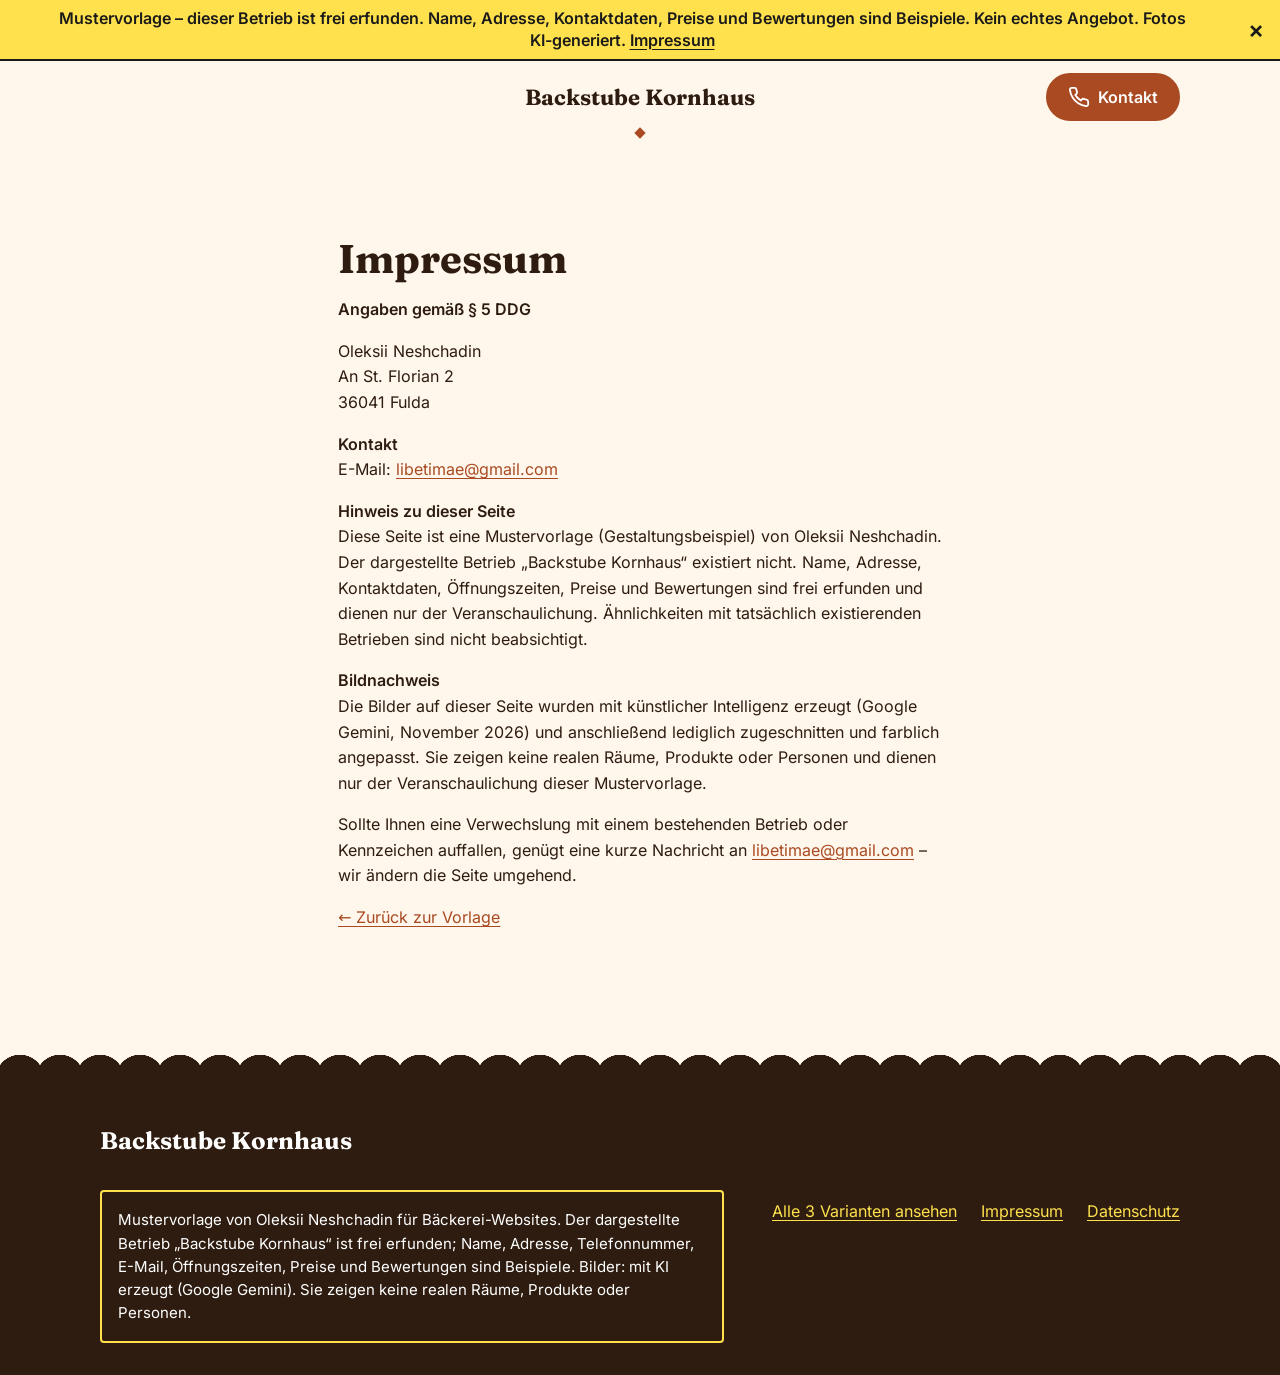
<file: variante-c/impressum.html>
<!doctype html>
<html lang="de" data-layout="c" data-theme="baeckerei" data-preset="baeckerei-c">
<head>
<meta charset="utf-8">
<meta name="viewport" content="width=device-width, initial-scale=1">
<meta name="robots" content="noindex, nofollow">
<meta name="referrer" content="no-referrer">
<title>Impressum – Backstube Kornhaus (Mustervorlage)</title>
<link rel="stylesheet" href="../static/css/site-c.css">
</head>
<body class="vorlage">
<a class="skip-link" href="#inhalt">Zum Inhalt</a>
<div class="demo-banner" role="note" aria-label="Hinweis: Mustervorlage"><p class="demo-banner__short">Mustervorlage – fiktiver Betrieb, alle Angaben sind Beispiele, Bilder KI-generiert. <a href="impressum.html">Mehr</a></p><p class="demo-banner__long">Mustervorlage – dieser Betrieb ist frei erfunden. Name, Adresse, Kontaktdaten, Preise und Bewertungen sind Beispiele. Kein echtes Angebot. Fotos KI-generiert. <a href="impressum.html">Impressum</a></p><button type="button" class="demo-banner__close" aria-label="Hinweis schließen" onclick="this.parentNode.hidden=true">&times;</button></div>
<header class="site-header"><div class="wrap"><a class="site-header__name" href="index.html">Backstube Kornhaus</a><a class="btn btn--primary header-cta" href="index.html#kontakt" aria-label="Kontakt"><svg class="icon" viewBox="0 0 24 24" aria-hidden="true" focusable="false"><path d="M22 16.9v3a2 2 0 0 1-2.2 2 19.8 19.8 0 0 1-8.6-3.1 19.5 19.5 0 0 1-6-6A19.8 19.8 0 0 1 2.1 4.2 2 2 0 0 1 4.1 2h3a2 2 0 0 1 2 1.7c.1.9.4 1.8.7 2.7a2 2 0 0 1-.5 2.1L8 9.8a16 16 0 0 0 6 6l1.3-1.3a2 2 0 0 1 2.1-.4c.9.3 1.8.6 2.7.7a2 2 0 0 1 1.7 2z"/></svg><span>Kontakt</span></a></div></header>
<main id="inhalt">
<section class="sec legal"><div class="wrap prose"><h1>Impressum</h1>
<p><strong>Angaben gemäß § 5 DDG</strong></p>
<p>Oleksii Neshchadin<br>An St. Florian 2<br>36041 Fulda</p>
<p><strong>Kontakt</strong><br>
E-Mail: <a href="mailto:libetimae@gmail.com">libetimae@gmail.com</a></p>

<p><strong>Hinweis zu dieser Seite</strong><br>
Diese Seite ist eine Mustervorlage (Gestaltungsbeispiel) von Oleksii Neshchadin.
Der dargestellte Betrieb „Backstube Kornhaus“ existiert nicht. Name, Adresse, Kontaktdaten,
Öffnungszeiten, Preise und Bewertungen sind frei erfunden und dienen nur der Veranschaulichung.
Ähnlichkeiten mit tatsächlich existierenden Betrieben sind nicht beabsichtigt.</p>
<p><strong>Bildnachweis</strong><br>
Die Bilder auf dieser Seite wurden mit künstlicher Intelligenz erzeugt (Google Gemini, November 2026)
und anschließend lediglich zugeschnitten und farblich angepasst. Sie zeigen keine realen Räume,
Produkte oder Personen und dienen nur der Veranschaulichung dieser Mustervorlage.</p>

<p>Sollte Ihnen eine Verwechslung mit einem bestehenden Betrieb oder Kennzeichen auffallen, genügt eine kurze Nachricht an <a href="mailto:libetimae@gmail.com">libetimae@gmail.com</a> – wir ändern die Seite umgehend.</p>
<p><a href="index.html">← Zurück zur Vorlage</a></p></div></section>
</main>
<footer class="site-footer"><div class="wrap"><p class="site-footer__name">Backstube Kornhaus</p><div class="demo-note"><p>Mustervorlage von Oleksii Neshchadin für Bäckerei-Websites. Der dargestellte Betrieb
„Backstube Kornhaus“ ist frei erfunden; Name, Adresse, Telefonnummer, E-Mail, Öffnungszeiten,
Preise und Bewertungen sind Beispiele. Bilder: mit KI erzeugt (Google Gemini). Sie zeigen keine realen Räume, Produkte oder Personen.</p></div><ul class="footer-links"><li><a href="../index.html">Alle 3 Varianten ansehen</a></li><li><a href="impressum.html">Impressum</a></li><li><a href="datenschutz.html">Datenschutz</a></li></ul></div></footer>


</body>
</html>
</file>
<file: static/css/overview.css>
/* generated by build.py from static/css/vorlage-base.css + overview.css - do not edit */
@font-face{font-family:"Inter";font-style:normal;font-weight:400;font-display:swap;src:url("../fonts/inter-latin-ext-400-normal.woff2") format("woff2");unicode-range:U+0100-02BA,U+02BD-02C5,U+02C7-02CC,U+02CE-02D7,U+02DD-02FF,U+0304,U+0308,U+0329,U+1D00-1DBF,U+1E00-1E9F,U+1EF2-1EFF,U+2020,U+20A0-20AB,U+20AD-20C0,U+2113,U+2C60-2C7F,U+A720-A7FF;}
@font-face{font-family:"Inter";font-style:normal;font-weight:400;font-display:swap;src:url("../fonts/inter-latin-400-normal.woff2") format("woff2");unicode-range:U+0000-00FF,U+0131,U+0152-0153,U+02BB-02BC,U+02C6,U+02DA,U+02DC,U+0304,U+0308,U+0329,U+2000-206F,U+20AC,U+2122,U+2191,U+2193,U+2212,U+2215,U+FEFF,U+FFFD;}
@font-face{font-family:"Inter";font-style:normal;font-weight:600;font-display:swap;src:url("../fonts/inter-latin-ext-600-normal.woff2") format("woff2");unicode-range:U+0100-02BA,U+02BD-02C5,U+02C7-02CC,U+02CE-02D7,U+02DD-02FF,U+0304,U+0308,U+0329,U+1D00-1DBF,U+1E00-1E9F,U+1EF2-1EFF,U+2020,U+20A0-20AB,U+20AD-20C0,U+2113,U+2C60-2C7F,U+A720-A7FF;}
@font-face{font-family:"Inter";font-style:normal;font-weight:600;font-display:swap;src:url("../fonts/inter-latin-600-normal.woff2") format("woff2");unicode-range:U+0000-00FF,U+0131,U+0152-0153,U+02BB-02BC,U+02C6,U+02DA,U+02DC,U+0304,U+0308,U+0329,U+2000-206F,U+20AC,U+2122,U+2191,U+2193,U+2212,U+2215,U+FEFF,U+FFFD;}
/* Vorlagen base (all layouts), mobile-first 375px.
   Fonts, --font-display and the 33 preset palettes are generated by build.py (design/presets.md)
   and prepended in dist/vorlagen/static/css/site-{a|b|c}.css. Layout specifics: layout-{a|b|c}.css.
   Separate from base.css so the 11 old demo pages are not affected. */

:root {
  --color-accent: #6B4A2F; --color-accent-contrast: #FFFFFF; --color-accent-ink: #6B4A2F;
  --color-bg: #FBF7F2; --color-surface: #F0E6DA; --color-text: #241A12; --color-muted: #5F5044;
  --color-line: color-mix(in srgb, var(--color-text) 16%, transparent);
  --color-demo-bg: #FFE14D;
  --color-demo-text: #1A1A1A;
  --color-focus: #0B57D0;
  --color-fehlt: #B00020;
  --font-body: "Inter", system-ui, -apple-system, "Segoe UI", Roboto, Arial, sans-serif;
  --font-display: Georgia, "Times New Roman", serif;
  --gutter: 20px;
  --container: 1180px;
  --section-pad: 64px;
  --tap: 48px;
  --bar-h: 64px;
  --radius-pill: 999px;
  --ease: cubic-bezier(.2, .7, .2, 1);
}

*, *::before, *::after { box-sizing: border-box; }
html { -webkit-text-size-adjust: 100%; scroll-padding-top: 96px; scroll-padding-bottom: 88px; }
body {
  margin: 0;
  font-family: var(--font-body); font-size: 1rem; line-height: 1.6;
  color: var(--color-text); background: var(--color-bg);
  overflow-x: clip; /* safety net only; layouts must not overflow 375px */
  -webkit-font-smoothing: antialiased;
}
body.has-bar { padding-bottom: calc(var(--bar-h) + env(safe-area-inset-bottom)); }
img { max-width: 100%; height: auto; display: block; }
h1, h2, h3 {
  font-family: var(--font-display); font-weight: 700; line-height: 1.1;
  margin: 0 0 16px; overflow-wrap: break-word; hyphens: auto; -webkit-hyphens: auto;
}
h1 em { font-style: normal; }
p { margin: 0 0 16px; }
ul, ol { margin: 0; padding: 0; list-style: none; }
figure { margin: 0; }
a { color: var(--color-accent); text-underline-offset: 3px; }
:focus-visible { outline: 3px solid var(--color-focus); outline-offset: 2px; }
.icon { width: 22px; height: 22px; flex: none; fill: none; stroke: currentColor; stroke-width: 2; stroke-linecap: round; stroke-linejoin: round; }
.sr-only { position: absolute; width: 1px; height: 1px; overflow: hidden; clip: rect(0 0 0 0); white-space: nowrap; }
.muted { color: var(--color-muted); }

.wrap { width: 100%; max-width: calc(var(--container) + 2 * var(--gutter)); margin-inline: auto; padding-inline: var(--gutter); }

.skip-link { position: absolute; left: 8px; top: -100px; z-index: 200; background: var(--color-bg); color: var(--color-text); padding: 8px 16px; }
.skip-link:focus { top: 8px; }

/* Mustervorlage banner: identical in all layouts, not themed (presets.md 0, rules 10.1) */
.demo-banner {
  position: sticky; top: 0; z-index: 100;
  background: var(--color-demo-bg); color: var(--color-demo-text);
  border-bottom: 2px solid #1A1A1A;
  font: 600 1rem/1.35 var(--font-body);
  padding: 8px var(--gutter);
  text-align: center;
}
.demo-banner p { margin: 0; }
.demo-banner a { color: var(--color-demo-text); text-decoration: underline; }
.demo-banner__long { display: none; }

/* Buttons (shape per layout) */
.btn {
  display: inline-flex; align-items: center; justify-content: center; gap: 8px;
  min-height: var(--tap); padding: 0 24px;
  border: 2px solid var(--color-accent); border-radius: var(--radius-pill);
  font: 600 1rem/1.2 var(--font-body); text-decoration: none; text-align: center;
  cursor: pointer;
}
.btn--primary { background: var(--color-accent); color: var(--color-accent-contrast); }
.btn--secondary { background: transparent; color: var(--color-accent); }
.btn-row { display: flex; flex-wrap: wrap; gap: 12px; margin-top: 24px; }

/* Header */
.site-header .wrap { display: flex; align-items: center; justify-content: space-between; gap: 16px; min-height: 64px; padding-block: 8px; }
.site-header__name { font-family: var(--font-display); font-weight: 700; font-size: 1.25rem; line-height: 1.15; color: var(--color-text); text-decoration: none; min-width: 0; overflow-wrap: anywhere; }
.header-cta { flex: none; min-height: 44px; min-width: 44px; padding: 0 12px; }
.header-cta span { display: none; }

/* Common blocks */
.kicker { font-weight: 600; color: var(--color-accent); margin-bottom: 12px; }
.sec { padding-block: var(--section-pad); }
.sec-head { margin-bottom: 32px; max-width: 46rem; }
.sec-head h2 { margin-bottom: 0; }
.sec-intro { margin: 12px 0 0; color: var(--color-muted); }
.note, .price-note { font-size: .9375rem; color: var(--color-muted); margin: 16px 0 0; max-width: 62ch; }
.hero__sub { font-size: 1.125rem; max-width: 46ch; }

/* Photos */
.hero__media, .about__media, .gal figure { position: relative; overflow: hidden; }
.hero__media img, .about__media img, .gal img { width: 100%; height: 100%; object-fit: cover; }
.badge-symbol {
  position: absolute; left: 8px; bottom: 8px; z-index: 2;
  background: rgb(0 0 0 / .72); color: #fff; font: 600 .8125rem/1.3 var(--font-body);
  padding: 3px 8px; border-radius: 4px; pointer-events: none;
}

/* Services */
.svc__price { margin: 0; font-weight: 600; white-space: nowrap; }
.price__ab { font-size: .875em; font-weight: 400; }
.svc__text { margin: 0; color: var(--color-muted); font-size: .9375rem; }
.svc__name { margin: 0; }

/* FAQ */
.faq details { position: relative; }
.faq summary { cursor: pointer; list-style: none; position: relative; display: flex; align-items: center; }
.faq summary::-webkit-details-marker { display: none; }
.faq__a p { margin: 0; }

/* Reviews */
.review { margin: 0; }
.review blockquote { margin: 0; }
.review blockquote p { margin: 0; }
.review figcaption { font-size: .8125rem; color: var(--color-muted); margin-top: 12px; }

/* Contact + hours */
.contact__box { display: grid; gap: 40px; }
.contact-list li { display: flex; align-items: center; gap: 12px; min-height: 52px; padding-block: 8px; border-bottom: 1px solid var(--color-line); overflow-wrap: anywhere; }
.contact__ic { flex: none; display: inline-flex; color: var(--color-accent); }
.hours h3 { font-size: 1.375rem; }
.hours-table { width: 100%; border-collapse: collapse; }
.hours-table th, .hours-table td { text-align: left; padding: 12px 0; border-bottom: 1px solid var(--color-line); vertical-align: top; }
.hours-table th { font-weight: 600; padding-right: 16px; }
.hours-table td { text-align: right; }
.hours-table tr:last-child th, .hours-table tr:last-child td { border-bottom: 0; }
.hours-table .closed { color: var(--color-muted); }
.hours-table tr.is-today { background: color-mix(in srgb, var(--color-accent) 12%, transparent); box-shadow: inset 4px 0 0 var(--color-accent); }
.hours-table tr.is-today th, .hours-table tr.is-today td { font-weight: 700; }
.hours-table tr.is-today th { padding-left: 12px; }
.hours-table tr.is-today td { padding-right: 12px; }
.hours-raw { margin: 0; }

/* Footer: demo block identical in all layouts */
.site-footer { background: var(--color-text); color: rgb(255 255 255 / .88); padding: 48px 0 calc(32px + env(safe-area-inset-bottom)); }
.site-footer__name { overflow-wrap: break-word; hyphens: auto; -webkit-hyphens: auto; color: #fff; font-family: var(--font-display); font-weight: 700; font-size: 1.5rem; line-height: 1.15; margin-bottom: 20px; }
.demo-note { color: #fff; font: 400 .9375rem/1.55 var(--font-body); border: 2px solid var(--color-demo-bg); border-radius: 4px; padding: 16px; max-width: 72ch; }
.demo-note p { margin: 0; }
.site-footer a { color: var(--color-demo-bg); }
.footer-links { display: flex; flex-wrap: wrap; gap: 4px 24px; margin-top: 16px; }
.footer-links a { display: inline-flex; align-items: center; min-height: 44px; text-decoration: underline; }

/* Sticky bar (<768) */
.sticky-bar {
  position: fixed; left: 0; right: 0; bottom: 0; z-index: 90;
  display: flex; gap: 8px;
  padding: 8px 8px calc(8px + env(safe-area-inset-bottom));
  background: var(--color-bg); border-top: 1px solid var(--color-line);
  box-shadow: 0 -4px 14px rgb(0 0 0 / .1);
}
.sticky-bar .btn { flex: 1 1 0; min-width: 0; padding: 0 12px; }

/* Legal pages */
.legal .prose { max-width: 70ch; }
.prose h1 { font-size: clamp(1.75rem, 6vw, 2.5rem); }
.prose h2 { font-size: 1.375rem; margin-top: 32px; margin-bottom: 12px; }
.prose ul { list-style: disc; padding-left: 1.25em; }
.prose li { margin-bottom: 8px; overflow-wrap: anywhere; }
.prose p { overflow-wrap: anywhere; }
.fehlt { color: var(--color-fehlt); font-weight: 700; background: #FFF0F0; padding: 0 4px; }
.alert { border: 3px solid var(--color-fehlt); background: #FFF0F0; color: var(--color-fehlt); font-weight: 700; padding: 16px; margin-bottom: 24px; }

@media (min-width: 480px) {
  .header-cta { padding: 0 20px; }
  .header-cta span { display: inline; }
}

@media (min-width: 768px) {
  :root { --gutter: 32px; }
  .demo-banner__short { display: none; }
  .demo-banner__long { display: block; }
  .contact__box.has-hours { grid-template-columns: 1fr 1fr; gap: 48px; }
  .sticky-bar { display: none; }
  body.has-bar { padding-bottom: 0; }
  .footer-links { margin-top: 0; }
  .site-footer .wrap { display: grid; grid-template-columns: 1fr auto; gap: 16px 48px; align-items: start; }
  .site-footer__name { grid-column: 1 / -1; }
}

@media (min-width: 1100px) {
  :root { --gutter: 48px; }
}

@media (prefers-reduced-motion: no-preference) {
  html { scroll-behavior: smooth; }
  .btn { transition: transform .2s ease, box-shadow .2s ease, filter .2s ease, background-color .2s ease; }
  .hero__text > * { animation: v-rise .6s var(--ease) both; }
  .hero__text > *:nth-child(2) { animation-delay: .06s; }
  .hero__text > *:nth-child(3) { animation-delay: .12s; }
  .hero__text > *:nth-child(4) { animation-delay: .18s; }
  @supports (animation-timeline: view()) {
    .sec .sec-head, .hl, .svc, .step, .review, .gal li, .faq details, .contact__box {
      animation: v-rise linear both;
      animation-timeline: view();
      animation-range: entry 0% entry 35%;
    }
  }
}
@keyframes v-rise { from { opacity: 0; transform: translateY(12px); } to { opacity: 1; transform: none; } }

@media (prefers-reduced-motion: reduce) {
  *, *::before, *::after { transition: none !important; animation: none !important; scroll-behavior: auto !important; }
}

/* Close button: hides the banner until the next page load (owner decision 26.11.2026, nothing stored) */
.demo-banner { padding-right: calc(var(--gutter) + 36px); }
.demo-banner[hidden] { display: none; }
.demo-banner__close {
  position: absolute; top: 50%; right: 6px; transform: translateY(-50%);
  width: 36px; height: 36px; padding: 0; border: 0; border-radius: 50%;
  background: transparent; color: var(--color-demo-text);
  font: 700 1.5rem/1 var(--font-body); cursor: pointer;
}
.demo-banner__close:hover { background: rgba(0,0,0,.08); }
.demo-banner__close:focus-visible { outline: 2px solid #1A1A1A; outline-offset: 2px; }

/* dist/vorlagen/index.html - overview of the 33 presets (neutral palette, Inter only). */
:root {
  --color-accent: #1F4FB2; --color-accent-contrast: #FFFFFF; --color-accent-ink: #1F4FB2;
  --color-bg: #F7F7F5; --color-surface: #FFFFFF; --color-text: #16181D; --color-muted: #555B66;
  --font-display: var(--font-body);
  --container: 1240px;
}
.overview h1 { font-size: clamp(2rem, 7vw, 3.25rem); letter-spacing: -.02em; }
.overview .site-header { border-bottom: 1px solid var(--color-line); background: var(--color-surface); }
.lead { font-size: 1.125rem; max-width: 62ch; }
.ov-nav { display: flex; flex-wrap: wrap; gap: 8px; margin: 24px 0 8px; }
.ov-nav a {
  display: inline-flex; align-items: center; min-height: 44px; padding: 0 16px;
  border: 1px solid var(--color-line); border-radius: var(--radius-pill); background: var(--color-surface);
  color: var(--color-text); text-decoration: none; font-weight: 600;
}
.ov-group { padding-top: 48px; scroll-margin-top: 72px; }
.ov-group h2 { font-size: 1.5rem; margin-bottom: 16px; }
.ov-name { font-weight: 400; color: var(--color-muted); }
.ov-grid { display: grid; grid-template-columns: 1fr; gap: 24px; justify-items: center; }
.ov-card {
  width: 100%; max-width: 360px; display: flex; flex-direction: column; gap: 12px;
  background: var(--color-surface); border: 1px solid var(--color-line); border-radius: 12px; padding: 16px;
}
/* 375x640 page scaled to 50% -> 188x320 box; no pointer events, not focusable */
.ov-frame {
  position: relative; width: 188px; height: 320px; margin-inline: auto; overflow: hidden;
  border: 1px solid var(--color-line); border-radius: 8px; background: var(--color-bg);
  display: block; cursor: pointer;
}
.ov-frame:hover { border-color: var(--color-accent); }
.ov-frame iframe {
  position: absolute; left: 0; top: 0; width: 375px; height: 640px; border: 0;
  transform: scale(.5); transform-origin: 0 0; pointer-events: none;
}
.ov-meta { margin: 0; display: flex; justify-content: space-between; gap: 8px; }
.ov-card .btn { width: 100%; }

@media (min-width: 768px) {
  .ov-grid { grid-template-columns: repeat(3, 1fr); justify-items: stretch; }
  .ov-card { max-width: none; }
}
</file>
<file: static/css/site-a.css>
/* generated by build.py from static/css/vorlage-base.css, static/css/layout-a.css and design/presets.md - do not edit */
@font-face{font-family:"Inter";font-style:normal;font-weight:400;font-display:swap;src:url("../fonts/inter-latin-ext-400-normal.woff2") format("woff2");unicode-range:U+0100-02BA,U+02BD-02C5,U+02C7-02CC,U+02CE-02D7,U+02DD-02FF,U+0304,U+0308,U+0329,U+1D00-1DBF,U+1E00-1E9F,U+1EF2-1EFF,U+2020,U+20A0-20AB,U+20AD-20C0,U+2113,U+2C60-2C7F,U+A720-A7FF;}
@font-face{font-family:"Inter";font-style:normal;font-weight:400;font-display:swap;src:url("../fonts/inter-latin-400-normal.woff2") format("woff2");unicode-range:U+0000-00FF,U+0131,U+0152-0153,U+02BB-02BC,U+02C6,U+02DA,U+02DC,U+0304,U+0308,U+0329,U+2000-206F,U+20AC,U+2122,U+2191,U+2193,U+2212,U+2215,U+FEFF,U+FFFD;}
@font-face{font-family:"Inter";font-style:normal;font-weight:600;font-display:swap;src:url("../fonts/inter-latin-ext-600-normal.woff2") format("woff2");unicode-range:U+0100-02BA,U+02BD-02C5,U+02C7-02CC,U+02CE-02D7,U+02DD-02FF,U+0304,U+0308,U+0329,U+1D00-1DBF,U+1E00-1E9F,U+1EF2-1EFF,U+2020,U+20A0-20AB,U+20AD-20C0,U+2113,U+2C60-2C7F,U+A720-A7FF;}
@font-face{font-family:"Inter";font-style:normal;font-weight:600;font-display:swap;src:url("../fonts/inter-latin-600-normal.woff2") format("woff2");unicode-range:U+0000-00FF,U+0131,U+0152-0153,U+02BB-02BC,U+02C6,U+02DA,U+02DC,U+0304,U+0308,U+0329,U+2000-206F,U+20AC,U+2122,U+2191,U+2193,U+2212,U+2215,U+FEFF,U+FFFD;}
@font-face{font-family:"Cormorant Garamond";font-style:normal;font-weight:600;font-display:swap;src:url("../fonts/cormorant-garamond-latin-ext-600-normal.woff2") format("woff2");unicode-range:U+0100-02BA,U+02BD-02C5,U+02C7-02CC,U+02CE-02D7,U+02DD-02FF,U+0304,U+0308,U+0329,U+1D00-1DBF,U+1E00-1E9F,U+1EF2-1EFF,U+2020,U+20A0-20AB,U+20AD-20C0,U+2113,U+2C60-2C7F,U+A720-A7FF;}
@font-face{font-family:"Cormorant Garamond";font-style:normal;font-weight:600;font-display:swap;src:url("../fonts/cormorant-garamond-latin-600-normal.woff2") format("woff2");unicode-range:U+0000-00FF,U+0131,U+0152-0153,U+02BB-02BC,U+02C6,U+02DA,U+02DC,U+0304,U+0308,U+0329,U+2000-206F,U+20AC,U+2122,U+2191,U+2193,U+2212,U+2215,U+FEFF,U+FFFD;}
@font-face{font-family:"Cormorant Garamond";font-style:normal;font-weight:700;font-display:swap;src:url("../fonts/cormorant-garamond-latin-ext-700-normal.woff2") format("woff2");unicode-range:U+0100-02BA,U+02BD-02C5,U+02C7-02CC,U+02CE-02D7,U+02DD-02FF,U+0304,U+0308,U+0329,U+1D00-1DBF,U+1E00-1E9F,U+1EF2-1EFF,U+2020,U+20A0-20AB,U+20AD-20C0,U+2113,U+2C60-2C7F,U+A720-A7FF;}
@font-face{font-family:"Cormorant Garamond";font-style:normal;font-weight:700;font-display:swap;src:url("../fonts/cormorant-garamond-latin-700-normal.woff2") format("woff2");unicode-range:U+0000-00FF,U+0131,U+0152-0153,U+02BB-02BC,U+02C6,U+02DA,U+02DC,U+0304,U+0308,U+0329,U+2000-206F,U+20AC,U+2122,U+2191,U+2193,U+2212,U+2215,U+FEFF,U+FFFD;}
@font-face{font-family:"Cormorant Garamond";font-style:italic;font-weight:600;font-display:swap;src:url("../fonts/cormorant-garamond-latin-ext-600-italic.woff2") format("woff2");unicode-range:U+0100-02BA,U+02BD-02C5,U+02C7-02CC,U+02CE-02D7,U+02DD-02FF,U+0304,U+0308,U+0329,U+1D00-1DBF,U+1E00-1E9F,U+1EF2-1EFF,U+2020,U+20A0-20AB,U+20AD-20C0,U+2113,U+2C60-2C7F,U+A720-A7FF;}
@font-face{font-family:"Cormorant Garamond";font-style:italic;font-weight:600;font-display:swap;src:url("../fonts/cormorant-garamond-latin-600-italic.woff2") format("woff2");unicode-range:U+0000-00FF,U+0131,U+0152-0153,U+02BB-02BC,U+02C6,U+02DA,U+02DC,U+0304,U+0308,U+0329,U+2000-206F,U+20AC,U+2122,U+2191,U+2193,U+2212,U+2215,U+FEFF,U+FFFD;}
html[data-layout="a"]{--font-display:"Cormorant Garamond", Georgia, "Times New Roman", serif;}
html[data-preset="blumen-a"]{--color-accent:#A3365F;--color-accent-contrast:#FFFFFF;--color-accent-ink:#A3365F;--color-bg:#FFFAF8;--color-surface:#F9EDEE;--color-text:#2A1A20;--color-muted:#6A5159;}
html[data-preset="baeckerei-a"]{--color-accent:#8A4B14;--color-accent-contrast:#FFFFFF;--color-accent-ink:#8A4B14;--color-bg:#FFFBF3;--color-surface:#F6EAD5;--color-text:#2B2013;--color-muted:#62513C;}
html[data-preset="cafe-a"]{--color-accent:#6B4A2F;--color-accent-contrast:#FFFFFF;--color-accent-ink:#6B4A2F;--color-bg:#FBF7F2;--color-surface:#F0E6DA;--color-text:#241A12;--color-muted:#5F5044;}
html[data-preset="eiscafe-a"]{--color-accent:#C2255C;--color-accent-contrast:#FFFFFF;--color-accent-ink:#b32356;--color-bg:#FFFBFC;--color-surface:#FDEAF0;--color-text:#2A1520;--color-muted:#6B4A58;}
html[data-preset="friseur-a"]{--color-accent:#7A5C2E;--color-accent-contrast:#FFFFFF;--color-accent-ink:#75592d;--color-bg:#FAF8F5;--color-surface:#EFEAE2;--color-text:#1D1B19;--color-muted:#5B554D;}
html[data-preset="konditorei-a"]{--color-accent:#1F6F66;--color-accent-contrast:#FFFFFF;--color-accent-ink:#1f6b63;--color-bg:#FBFAF6;--color-surface:#E8F2EE;--color-text:#1B2422;--color-muted:#4E5F5B;}
html[data-preset="kosmetik-a"]{--color-accent:#8E4A6B;--color-accent-contrast:#FFFFFF;--color-accent-ink:#8E4A6B;--color-bg:#FDF9FA;--color-surface:#F5EBEF;--color-text:#261B21;--color-muted:#66525C;}
html[data-preset="metzgerei-a"]{--color-accent:#8E1B1B;--color-accent-contrast:#FFFFFF;--color-accent-ink:#8E1B1B;--color-bg:#FFFAF7;--color-surface:#F5E9E3;--color-text:#251615;--color-muted:#624B47;}
html[data-preset="reinigung-a"]{--color-accent:#0B6E99;--color-accent-contrast:#FFFFFF;--color-accent-ink:#0c668e;--color-bg:#F8FCFE;--color-surface:#E5F2F8;--color-text:#12232B;--color-muted:#476069;}
html[data-preset="schneiderei-a"]{--color-accent:#2E5D4B;--color-accent-contrast:#FFFFFF;--color-accent-ink:#2E5D4B;--color-bg:#FAF9F5;--color-surface:#ECEFE7;--color-text:#1B221E;--color-muted:#52594F;}
html[data-preset="textilreinigung-a"]{--color-accent:#5A4A9E;--color-accent-contrast:#FFFFFF;--color-accent-ink:#5A4A9E;--color-bg:#FAF9FD;--color-surface:#ECE9F6;--color-text:#1C1A2A;--color-muted:#575470;}
/* Vorlagen base (all layouts), mobile-first 375px.
   Fonts, --font-display and the 33 preset palettes are generated by build.py (design/presets.md)
   and prepended in dist/vorlagen/static/css/site-{a|b|c}.css. Layout specifics: layout-{a|b|c}.css.
   Separate from base.css so the 11 old demo pages are not affected. */

:root {
  --color-accent: #6B4A2F; --color-accent-contrast: #FFFFFF; --color-accent-ink: #6B4A2F;
  --color-bg: #FBF7F2; --color-surface: #F0E6DA; --color-text: #241A12; --color-muted: #5F5044;
  --color-line: color-mix(in srgb, var(--color-text) 16%, transparent);
  --color-demo-bg: #FFE14D;
  --color-demo-text: #1A1A1A;
  --color-focus: #0B57D0;
  --color-fehlt: #B00020;
  --font-body: "Inter", system-ui, -apple-system, "Segoe UI", Roboto, Arial, sans-serif;
  --font-display: Georgia, "Times New Roman", serif;
  --gutter: 20px;
  --container: 1180px;
  --section-pad: 64px;
  --tap: 48px;
  --bar-h: 64px;
  --radius-pill: 999px;
  --ease: cubic-bezier(.2, .7, .2, 1);
}

*, *::before, *::after { box-sizing: border-box; }
html { -webkit-text-size-adjust: 100%; scroll-padding-top: 96px; scroll-padding-bottom: 88px; }
body {
  margin: 0;
  font-family: var(--font-body); font-size: 1rem; line-height: 1.6;
  color: var(--color-text); background: var(--color-bg);
  overflow-x: clip; /* safety net only; layouts must not overflow 375px */
  -webkit-font-smoothing: antialiased;
}
body.has-bar { padding-bottom: calc(var(--bar-h) + env(safe-area-inset-bottom)); }
img { max-width: 100%; height: auto; display: block; }
h1, h2, h3 {
  font-family: var(--font-display); font-weight: 700; line-height: 1.1;
  margin: 0 0 16px; overflow-wrap: break-word; hyphens: auto; -webkit-hyphens: auto;
}
h1 em { font-style: normal; }
p { margin: 0 0 16px; }
ul, ol { margin: 0; padding: 0; list-style: none; }
figure { margin: 0; }
a { color: var(--color-accent); text-underline-offset: 3px; }
:focus-visible { outline: 3px solid var(--color-focus); outline-offset: 2px; }
.icon { width: 22px; height: 22px; flex: none; fill: none; stroke: currentColor; stroke-width: 2; stroke-linecap: round; stroke-linejoin: round; }
.sr-only { position: absolute; width: 1px; height: 1px; overflow: hidden; clip: rect(0 0 0 0); white-space: nowrap; }
.muted { color: var(--color-muted); }

.wrap { width: 100%; max-width: calc(var(--container) + 2 * var(--gutter)); margin-inline: auto; padding-inline: var(--gutter); }

.skip-link { position: absolute; left: 8px; top: -100px; z-index: 200; background: var(--color-bg); color: var(--color-text); padding: 8px 16px; }
.skip-link:focus { top: 8px; }

/* Mustervorlage banner: identical in all layouts, not themed (presets.md 0, rules 10.1) */
.demo-banner {
  position: sticky; top: 0; z-index: 100;
  background: var(--color-demo-bg); color: var(--color-demo-text);
  border-bottom: 2px solid #1A1A1A;
  font: 600 1rem/1.35 var(--font-body);
  padding: 8px var(--gutter);
  text-align: center;
}
.demo-banner p { margin: 0; }
.demo-banner a { color: var(--color-demo-text); text-decoration: underline; }
.demo-banner__long { display: none; }

/* Buttons (shape per layout) */
.btn {
  display: inline-flex; align-items: center; justify-content: center; gap: 8px;
  min-height: var(--tap); padding: 0 24px;
  border: 2px solid var(--color-accent); border-radius: var(--radius-pill);
  font: 600 1rem/1.2 var(--font-body); text-decoration: none; text-align: center;
  cursor: pointer;
}
.btn--primary { background: var(--color-accent); color: var(--color-accent-contrast); }
.btn--secondary { background: transparent; color: var(--color-accent); }
.btn-row { display: flex; flex-wrap: wrap; gap: 12px; margin-top: 24px; }

/* Header */
.site-header .wrap { display: flex; align-items: center; justify-content: space-between; gap: 16px; min-height: 64px; padding-block: 8px; }
.site-header__name { font-family: var(--font-display); font-weight: 700; font-size: 1.25rem; line-height: 1.15; color: var(--color-text); text-decoration: none; min-width: 0; overflow-wrap: anywhere; }
.header-cta { flex: none; min-height: 44px; min-width: 44px; padding: 0 12px; }
.header-cta span { display: none; }

/* Common blocks */
.kicker { font-weight: 600; color: var(--color-accent); margin-bottom: 12px; }
.sec { padding-block: var(--section-pad); }
.sec-head { margin-bottom: 32px; max-width: 46rem; }
.sec-head h2 { margin-bottom: 0; }
.sec-intro { margin: 12px 0 0; color: var(--color-muted); }
.note, .price-note { font-size: .9375rem; color: var(--color-muted); margin: 16px 0 0; max-width: 62ch; }
.hero__sub { font-size: 1.125rem; max-width: 46ch; }

/* Photos */
.hero__media, .about__media, .gal figure { position: relative; overflow: hidden; }
.hero__media img, .about__media img, .gal img { width: 100%; height: 100%; object-fit: cover; }
.badge-symbol {
  position: absolute; left: 8px; bottom: 8px; z-index: 2;
  background: rgb(0 0 0 / .72); color: #fff; font: 600 .8125rem/1.3 var(--font-body);
  padding: 3px 8px; border-radius: 4px; pointer-events: none;
}

/* Services */
.svc__price { margin: 0; font-weight: 600; white-space: nowrap; }
.price__ab { font-size: .875em; font-weight: 400; }
.svc__text { margin: 0; color: var(--color-muted); font-size: .9375rem; }
.svc__name { margin: 0; }

/* FAQ */
.faq details { position: relative; }
.faq summary { cursor: pointer; list-style: none; position: relative; display: flex; align-items: center; }
.faq summary::-webkit-details-marker { display: none; }
.faq__a p { margin: 0; }

/* Reviews */
.review { margin: 0; }
.review blockquote { margin: 0; }
.review blockquote p { margin: 0; }
.review figcaption { font-size: .8125rem; color: var(--color-muted); margin-top: 12px; }

/* Contact + hours */
.contact__box { display: grid; gap: 40px; }
.contact-list li { display: flex; align-items: center; gap: 12px; min-height: 52px; padding-block: 8px; border-bottom: 1px solid var(--color-line); overflow-wrap: anywhere; }
.contact__ic { flex: none; display: inline-flex; color: var(--color-accent); }
.hours h3 { font-size: 1.375rem; }
.hours-table { width: 100%; border-collapse: collapse; }
.hours-table th, .hours-table td { text-align: left; padding: 12px 0; border-bottom: 1px solid var(--color-line); vertical-align: top; }
.hours-table th { font-weight: 600; padding-right: 16px; }
.hours-table td { text-align: right; }
.hours-table tr:last-child th, .hours-table tr:last-child td { border-bottom: 0; }
.hours-table .closed { color: var(--color-muted); }
.hours-table tr.is-today { background: color-mix(in srgb, var(--color-accent) 12%, transparent); box-shadow: inset 4px 0 0 var(--color-accent); }
.hours-table tr.is-today th, .hours-table tr.is-today td { font-weight: 700; }
.hours-table tr.is-today th { padding-left: 12px; }
.hours-table tr.is-today td { padding-right: 12px; }
.hours-raw { margin: 0; }

/* Footer: demo block identical in all layouts */
.site-footer { background: var(--color-text); color: rgb(255 255 255 / .88); padding: 48px 0 calc(32px + env(safe-area-inset-bottom)); }
.site-footer__name { overflow-wrap: break-word; hyphens: auto; -webkit-hyphens: auto; color: #fff; font-family: var(--font-display); font-weight: 700; font-size: 1.5rem; line-height: 1.15; margin-bottom: 20px; }
.demo-note { color: #fff; font: 400 .9375rem/1.55 var(--font-body); border: 2px solid var(--color-demo-bg); border-radius: 4px; padding: 16px; max-width: 72ch; }
.demo-note p { margin: 0; }
.site-footer a { color: var(--color-demo-bg); }
.footer-links { display: flex; flex-wrap: wrap; gap: 4px 24px; margin-top: 16px; }
.footer-links a { display: inline-flex; align-items: center; min-height: 44px; text-decoration: underline; }

/* Sticky bar (<768) */
.sticky-bar {
  position: fixed; left: 0; right: 0; bottom: 0; z-index: 90;
  display: flex; gap: 8px;
  padding: 8px 8px calc(8px + env(safe-area-inset-bottom));
  background: var(--color-bg); border-top: 1px solid var(--color-line);
  box-shadow: 0 -4px 14px rgb(0 0 0 / .1);
}
.sticky-bar .btn { flex: 1 1 0; min-width: 0; padding: 0 12px; }

/* Legal pages */
.legal .prose { max-width: 70ch; }
.prose h1 { font-size: clamp(1.75rem, 6vw, 2.5rem); }
.prose h2 { font-size: 1.375rem; margin-top: 32px; margin-bottom: 12px; }
.prose ul { list-style: disc; padding-left: 1.25em; }
.prose li { margin-bottom: 8px; overflow-wrap: anywhere; }
.prose p { overflow-wrap: anywhere; }
.fehlt { color: var(--color-fehlt); font-weight: 700; background: #FFF0F0; padding: 0 4px; }
.alert { border: 3px solid var(--color-fehlt); background: #FFF0F0; color: var(--color-fehlt); font-weight: 700; padding: 16px; margin-bottom: 24px; }

@media (min-width: 480px) {
  .header-cta { padding: 0 20px; }
  .header-cta span { display: inline; }
}

@media (min-width: 768px) {
  :root { --gutter: 32px; }
  .demo-banner__short { display: none; }
  .demo-banner__long { display: block; }
  .contact__box.has-hours { grid-template-columns: 1fr 1fr; gap: 48px; }
  .sticky-bar { display: none; }
  body.has-bar { padding-bottom: 0; }
  .footer-links { margin-top: 0; }
  .site-footer .wrap { display: grid; grid-template-columns: 1fr auto; gap: 16px 48px; align-items: start; }
  .site-footer__name { grid-column: 1 / -1; }
}

@media (min-width: 1100px) {
  :root { --gutter: 48px; }
}

@media (prefers-reduced-motion: no-preference) {
  html { scroll-behavior: smooth; }
  .btn { transition: transform .2s ease, box-shadow .2s ease, filter .2s ease, background-color .2s ease; }
  .hero__text > * { animation: v-rise .6s var(--ease) both; }
  .hero__text > *:nth-child(2) { animation-delay: .06s; }
  .hero__text > *:nth-child(3) { animation-delay: .12s; }
  .hero__text > *:nth-child(4) { animation-delay: .18s; }
  @supports (animation-timeline: view()) {
    .sec .sec-head, .hl, .svc, .step, .review, .gal li, .faq details, .contact__box {
      animation: v-rise linear both;
      animation-timeline: view();
      animation-range: entry 0% entry 35%;
    }
  }
}
@keyframes v-rise { from { opacity: 0; transform: translateY(12px); } to { opacity: 1; transform: none; } }

@media (prefers-reduced-motion: reduce) {
  *, *::before, *::after { transition: none !important; animation: none !important; scroll-behavior: auto !important; }
}

/* Close button: hides the banner until the next page load (owner decision 26.11.2026, nothing stored) */
.demo-banner { padding-right: calc(var(--gutter) + 36px); }
.demo-banner[hidden] { display: none; }
.demo-banner__close {
  position: absolute; top: 50%; right: 6px; transform: translateY(-50%);
  width: 36px; height: 36px; padding: 0; border: 0; border-radius: 50%;
  background: transparent; color: var(--color-demo-text);
  font: 700 1.5rem/1 var(--font-body); cursor: pointer;
}
.demo-banner__close:hover { background: rgba(0,0,0,.08); }
.demo-banner__close:focus-visible { outline: 2px solid #1A1A1A; outline-offset: 2px; }

/* Layout A "Editorial" (design/presets.md 1). Mobile-first. */
html[data-layout="a"] { --container: 1180px; --section-pad: 72px; --gutter: 24px; }
[data-layout="a"] body { counter-reset: sec; font-size: 1rem; line-height: 1.65; }
[data-layout="a"] h2 { font-size: clamp(2rem, 7vw, 3.25rem); line-height: 1.05; font-weight: 700; }
[data-layout="a"] h3 { font-size: 1.5rem; font-weight: 700; line-height: 1.15; margin-bottom: 8px; }

/* kicker: Inter uppercase, section numbers by CSS counter (only rendered sections count) */
[data-layout="a"] .kicker,
[data-layout="a"] .sec-head::before {
  display: block; font: 600 .8125rem/1.4 var(--font-body); text-transform: uppercase; letter-spacing: .16em;
  color: var(--color-accent); margin-bottom: 16px;
}
[data-layout="a"] .sec-head::before { counter-increment: sec; content: counter(sec, decimal-leading-zero) " /"; }
[data-layout="a"] .sec-intro { font-size: 1.0625rem; }

/* buttons: rectangular, uppercase, arrow on hover */
[data-layout="a"] .btn { border-radius: 2px; text-transform: uppercase; letter-spacing: .08em; font-size: .875rem; padding: 0 28px; }
[data-layout="a"] .btn--primary::after { content: "→"; display: inline-block; margin-left: 2px; }

/* header */
[data-layout="a"] .site-header { border-bottom: 1px solid var(--color-line); }
[data-layout="a"] .site-header .wrap { min-height: 72px; }
[data-layout="a"] .site-header__name { font-size: 1.5rem; }
[data-layout="a"] .header-cta { background: transparent; color: var(--color-text); border: 1px solid var(--color-line); letter-spacing: .08em; }
[data-layout="a"] .header-cta::after { content: none; }

/* sections: single bg, thin rule between sections (container width) */
[data-layout="a"] .sec + .sec > .wrap { position: relative; }
[data-layout="a"] .sec + .sec > .wrap::before {
  content: ""; position: absolute; top: calc(-1 * var(--section-pad)); left: var(--gutter); right: var(--gutter);
  height: 1px; background: var(--color-line);
}

/* hero */
[data-layout="a"] .hero { padding-top: 40px; }
[data-layout="a"] .hero__inner { display: flex; flex-direction: column; }
[data-layout="a"] .hero h1 { font-size: clamp(2.75rem, 11vw, 5.5rem); line-height: .98; letter-spacing: -.02em; max-width: 14ch; }
[data-layout="a"] .hero h1 em { font-style: italic; font-weight: 600; color: var(--color-accent); }
[data-layout="a"] .hero__sub { color: var(--color-muted); font-size: 1.125rem; }
[data-layout="a"] .hero__media { margin: 40px calc(-1 * var(--gutter)) 0; aspect-ratio: 4 / 5; }
[data-layout="a"] .hero--noimg { padding-bottom: 72px; }

/* highlights: roman numerals, rules between */
[data-layout="a"] .hl-list { display: grid; }
[data-layout="a"] .hl { padding-block: 24px; border-top: 1px solid var(--color-line); }
[data-layout="a"] .hl:first-child { border-top: 0; padding-top: 0; }
[data-layout="a"] .hl__num { display: block; font: 600 3rem/1 var(--font-display); color: var(--color-accent); margin-bottom: 12px; }
[data-layout="a"] .hl p { margin: 0; color: var(--color-muted); }

/* about */
[data-layout="a"] .about__grid { display: grid; gap: 24px; grid-template-areas: "head" "text" "media"; }
[data-layout="a"] .about__head { grid-area: head; margin-bottom: 0; }
[data-layout="a"] .about__head h2::after { content: ""; display: block; width: 48px; height: 2px; background: var(--color-accent); margin-top: 20px; }
[data-layout="a"] .about__text { grid-area: text; font-size: 1.0625rem; }
[data-layout="a"] .about__text p { margin: 0; }
[data-layout="a"] .about__media { grid-area: media; aspect-ratio: 3 / 4; max-width: 340px; }

/* services: price list with dotted leader */
[data-layout="a"] .svc-list { display: grid; gap: 0 64px; }
[data-layout="a"] .svc {
  display: grid; grid-template-columns: minmax(0, auto) minmax(24px, 1fr) auto;
  grid-template-areas: "name lead price" "text text text";
  align-items: baseline; column-gap: 8px; padding-block: 20px; border-bottom: 1px solid var(--color-line);
}
[data-layout="a"] .svc__num { display: none; }
[data-layout="a"] .svc__name { grid-area: name; font-size: 1.5rem; }
[data-layout="a"] .svc__lead { grid-area: lead; border-bottom: 1px dotted var(--color-muted); transform: translateY(-6px); }
[data-layout="a"] .svc__price { grid-area: price; color: var(--color-accent); font-size: 1.0625rem; }
[data-layout="a"] .svc__text { grid-area: text; margin-top: 6px; }
[data-layout="a"] .price-note { font-style: italic; font-size: .875rem; }

/* process: outlined big numbers */
[data-layout="a"] .steps { display: grid; gap: 32px; }
[data-layout="a"] .step { display: grid; grid-template-columns: auto 1fr; column-gap: 20px; align-items: start; }
[data-layout="a"] .step__num {
  grid-row: span 2; font: 700 5rem/.8 var(--font-display);
  color: color-mix(in srgb, var(--color-accent) 35%, var(--color-bg));
}
@supports (-webkit-text-stroke: 1px black) {
  [data-layout="a"] .step__num { color: transparent; -webkit-text-stroke: 1px var(--color-accent); }
}
[data-layout="a"] .step p { margin: 0; color: var(--color-muted); }

/* reviews */
[data-layout="a"] .rv-list { display: grid; gap: 40px; }
[data-layout="a"] .review { position: relative; padding-top: 72px; }
[data-layout="a"] .review::before {
  content: "\201E"; position: absolute; top: -28px; left: -4px; font: 700 6rem/1 var(--font-display);
  color: color-mix(in srgb, var(--color-accent) 30%, transparent); pointer-events: none;
}
[data-layout="a"] .review blockquote p { font: italic 600 1.5rem/1.35 var(--font-display); }
[data-layout="a"] .review figcaption { text-transform: uppercase; letter-spacing: .12em; }

/* gallery: 1 column, alternating 4:3 / 1:1 */
[data-layout="a"] .gal { display: grid; gap: 12px; }
[data-layout="a"] .gal figure { aspect-ratio: 4 / 3; }
[data-layout="a"] .gal li:nth-child(even) figure { aspect-ratio: 1; }

/* faq */
[data-layout="a"] .faq__grid { display: grid; gap: 8px; }
[data-layout="a"] .faq details { border-bottom: 1px solid var(--color-line); }
[data-layout="a"] .faq details:first-child { border-top: 1px solid var(--color-line); }
[data-layout="a"] .faq summary {
  min-height: 56px; padding: 20px 40px 20px 0; font: 600 1.375rem/1.25 var(--font-display);
}
[data-layout="a"] .faq summary::before,
[data-layout="a"] .faq summary::after {
  content: ""; position: absolute; right: 6px; top: 50%; width: 16px; height: 2px; margin-top: -1px;
  background: var(--color-accent);
}
[data-layout="a"] .faq summary::after { transform: rotate(90deg); }
[data-layout="a"] .faq details[open] summary::after { transform: rotate(90deg) scaleX(0); }
[data-layout="a"] .faq__a { padding-bottom: 24px; color: var(--color-text); max-width: 62ch; }

/* contact */
[data-layout="a"] .contact__text { font-size: 1.0625rem; }
[data-layout="a"] .hours { background: var(--color-surface); padding: 24px; }
[data-layout="a"] .hours h3 { font-size: 1.75rem; }

/* footer */
[data-layout="a"] .site-footer__name { font-size: 2rem; }

/* sticky bar */
[data-layout="a"] .sticky-bar { border-radius: 0; }

@media (min-width: 768px) {
  html[data-layout="a"] { --section-pad: 128px; }
  [data-layout="a"] body { font-size: 1.0625rem; }
  [data-layout="a"] .hero { padding-block: 64px 96px; }
  [data-layout="a"] .hero--img .hero__inner { display: grid; grid-template-columns: 7fr 5fr; gap: 48px; align-items: center; }
  [data-layout="a"] .hero__media { margin: 0; outline: 1px solid var(--color-line); outline-offset: 8px; overflow: hidden; }
  [data-layout="a"] .hl-list { grid-template-columns: repeat(3, 1fr); }
  [data-layout="a"] .hl { border-top: 0; padding: 0 32px; border-left: 1px solid var(--color-line); }
  [data-layout="a"] .hl:first-child { border-left: 0; padding-left: 0; }
  [data-layout="a"] .about__grid { grid-template-columns: 5fr 7fr; column-gap: 64px; grid-template-areas: "head text"; }
  [data-layout="a"] .about__grid.has-media { grid-template-areas: "head text" "media text"; grid-template-rows: auto 1fr; }
  [data-layout="a"] .about__media { max-width: 300px; align-self: start; }
  [data-layout="a"] .about__text { font-size: 1.1875rem; }
  [data-layout="a"] .about__text p::first-letter {
    float: left; font: 700 4.5em/.8 var(--font-display); color: var(--color-accent); margin: 6px 12px 0 0;
  }
  [data-layout="a"] .svc-list { grid-template-columns: 1fr 1fr; gap: 0 48px; }
  [data-layout="a"] .steps { grid-template-columns: repeat(3, 1fr); gap: 40px; }
  [data-layout="a"] .step { grid-template-columns: 1fr; }
  [data-layout="a"] .step__num { grid-row: auto; margin-bottom: 16px; }
  [data-layout="a"] .rv-list { grid-template-columns: 1fr 1fr; gap: 48px; }
  [data-layout="a"] .rv-list li:first-child { grid-column: 1 / -1; }
  [data-layout="a"] .rv-list li:first-child .review blockquote p { font-size: 2.25rem; line-height: 1.25; }
  [data-layout="a"] .rv-list li:not(:first-child) .review blockquote p { font: 400 1.0625rem/1.65 var(--font-body); font-style: normal; }
  [data-layout="a"] .gal { grid-template-columns: repeat(6, 1fr); grid-auto-flow: dense; grid-auto-rows: 140px; }
  [data-layout="a"] .gal li:nth-child(n) figure { aspect-ratio: auto; height: 100%; }
  [data-layout="a"] .gal li:nth-child(4n + 1) { grid-column: span 3; grid-row: span 2; }
  [data-layout="a"] .gal li:nth-child(4n + 2) { grid-column: span 3; }
  [data-layout="a"] .gal li:nth-child(4n + 3) { grid-column: span 2; }
  [data-layout="a"] .gal li:nth-child(4n) { grid-column: span 1; }
  [data-layout="a"] .gal li:nth-child(4n + 1):last-child { grid-column: span 6; }
  [data-layout="a"] .gal li:nth-child(4n + 2):last-child { grid-row: span 2; }
  [data-layout="a"] .gal li:nth-child(4n + 3):last-child { grid-column: span 3; }
  [data-layout="a"] .faq__grid { grid-template-columns: 5fr 7fr; gap: 64px; align-items: start; }
  [data-layout="a"] .hours { padding: 32px; }
}

@media (min-width: 1100px) {
  html[data-layout="a"] { --section-pad: 160px; }
  [data-layout="a"] .hero__media { outline-offset: 14px; }
  [data-layout="a"] .gal { grid-auto-rows: 180px; }
  [data-layout="a"] .svc-list { gap: 0 64px; }
  [data-layout="a"] .rv-list li:first-child { grid-column: 1 / span 2; max-width: 66.666%; }
  [data-layout="a"] .faq .sec-head { position: sticky; top: 96px; }
}

@media (prefers-reduced-motion: no-preference) {
  [data-layout="a"] .faq summary::after { transition: transform .2s ease; }
  [data-layout="a"] .btn--primary::after { transition: transform .2s ease; }
  @media (hover: hover) {
    [data-layout="a"] .btn--primary:hover::after { transform: translateX(4px); }
    [data-layout="a"] .btn--secondary:hover { background: color-mix(in srgb, var(--color-accent) 8%, transparent); }
    [data-layout="a"] .gal img, [data-layout="a"] .about__media img { transition: transform .2s ease; }
    [data-layout="a"] .gal figure:hover img, [data-layout="a"] .about__media:hover img { transform: scale(1.03); }
  }
}
</file>
<file: static/css/site-b.css>
/* generated by build.py from static/css/vorlage-base.css, static/css/layout-b.css and design/presets.md - do not edit */
@font-face{font-family:"Inter";font-style:normal;font-weight:400;font-display:swap;src:url("../fonts/inter-latin-ext-400-normal.woff2") format("woff2");unicode-range:U+0100-02BA,U+02BD-02C5,U+02C7-02CC,U+02CE-02D7,U+02DD-02FF,U+0304,U+0308,U+0329,U+1D00-1DBF,U+1E00-1E9F,U+1EF2-1EFF,U+2020,U+20A0-20AB,U+20AD-20C0,U+2113,U+2C60-2C7F,U+A720-A7FF;}
@font-face{font-family:"Inter";font-style:normal;font-weight:400;font-display:swap;src:url("../fonts/inter-latin-400-normal.woff2") format("woff2");unicode-range:U+0000-00FF,U+0131,U+0152-0153,U+02BB-02BC,U+02C6,U+02DA,U+02DC,U+0304,U+0308,U+0329,U+2000-206F,U+20AC,U+2122,U+2191,U+2193,U+2212,U+2215,U+FEFF,U+FFFD;}
@font-face{font-family:"Inter";font-style:normal;font-weight:600;font-display:swap;src:url("../fonts/inter-latin-ext-600-normal.woff2") format("woff2");unicode-range:U+0100-02BA,U+02BD-02C5,U+02C7-02CC,U+02CE-02D7,U+02DD-02FF,U+0304,U+0308,U+0329,U+1D00-1DBF,U+1E00-1E9F,U+1EF2-1EFF,U+2020,U+20A0-20AB,U+20AD-20C0,U+2113,U+2C60-2C7F,U+A720-A7FF;}
@font-face{font-family:"Inter";font-style:normal;font-weight:600;font-display:swap;src:url("../fonts/inter-latin-600-normal.woff2") format("woff2");unicode-range:U+0000-00FF,U+0131,U+0152-0153,U+02BB-02BC,U+02C6,U+02DA,U+02DC,U+0304,U+0308,U+0329,U+2000-206F,U+20AC,U+2122,U+2191,U+2193,U+2212,U+2215,U+FEFF,U+FFFD;}
@font-face{font-family:"Bricolage Grotesque";font-style:normal;font-weight:600;font-display:swap;src:url("../fonts/bricolage-grotesque-latin-ext-600-normal.woff2") format("woff2");unicode-range:U+0100-02BA,U+02BD-02C5,U+02C7-02CC,U+02CE-02D7,U+02DD-02FF,U+0304,U+0308,U+0329,U+1D00-1DBF,U+1E00-1E9F,U+1EF2-1EFF,U+2020,U+20A0-20AB,U+20AD-20C0,U+2113,U+2C60-2C7F,U+A720-A7FF;}
@font-face{font-family:"Bricolage Grotesque";font-style:normal;font-weight:600;font-display:swap;src:url("../fonts/bricolage-grotesque-latin-600-normal.woff2") format("woff2");unicode-range:U+0000-00FF,U+0131,U+0152-0153,U+02BB-02BC,U+02C6,U+02DA,U+02DC,U+0304,U+0308,U+0329,U+2000-206F,U+20AC,U+2122,U+2191,U+2193,U+2212,U+2215,U+FEFF,U+FFFD;}
@font-face{font-family:"Bricolage Grotesque";font-style:normal;font-weight:800;font-display:swap;src:url("../fonts/bricolage-grotesque-latin-ext-800-normal.woff2") format("woff2");unicode-range:U+0100-02BA,U+02BD-02C5,U+02C7-02CC,U+02CE-02D7,U+02DD-02FF,U+0304,U+0308,U+0329,U+1D00-1DBF,U+1E00-1E9F,U+1EF2-1EFF,U+2020,U+20A0-20AB,U+20AD-20C0,U+2113,U+2C60-2C7F,U+A720-A7FF;}
@font-face{font-family:"Bricolage Grotesque";font-style:normal;font-weight:800;font-display:swap;src:url("../fonts/bricolage-grotesque-latin-800-normal.woff2") format("woff2");unicode-range:U+0000-00FF,U+0131,U+0152-0153,U+02BB-02BC,U+02C6,U+02DA,U+02DC,U+0304,U+0308,U+0329,U+2000-206F,U+20AC,U+2122,U+2191,U+2193,U+2212,U+2215,U+FEFF,U+FFFD;}
html[data-layout="b"]{--font-display:"Bricolage Grotesque", system-ui, sans-serif;}
html[data-preset="blumen-b"]{--color-accent:#FF7FA8;--color-accent-contrast:#14110F;--color-accent-ink:#FF7FA8;--color-bg:#1C1015;--color-surface:#2A1820;--color-text:#FFF3F6;--color-muted:#D1B3BD;--inv-bg:#FFFAF8;--inv-surface:#F9EDEE;--inv-text:#2A1A20;--inv-muted:#6A5159;--inv-accent:#A3365F;--color-focus:#8AB4FF;}
html[data-preset="baeckerei-b"]{--color-accent:#F2A93B;--color-accent-contrast:#14110F;--color-accent-ink:#F2A93B;--color-bg:#1F160D;--color-surface:#2E2113;--color-text:#FFF6E8;--color-muted:#D2BFA3;--inv-bg:#FFFBF3;--inv-surface:#F6EAD5;--inv-text:#2B2013;--inv-muted:#62513C;--inv-accent:#8A4B14;--color-focus:#8AB4FF;}
html[data-preset="cafe-b"]{--color-accent:#D9A066;--color-accent-contrast:#14110F;--color-accent-ink:#D9A066;--color-bg:#1A120D;--color-surface:#281C14;--color-text:#F7EEE5;--color-muted:#C9B5A3;--inv-bg:#FBF7F2;--inv-surface:#F0E6DA;--inv-text:#241A12;--inv-muted:#5F5044;--inv-accent:#6B4A2F;--color-focus:#8AB4FF;}
html[data-preset="eiscafe-b"]{--color-accent:#FF6FA5;--color-accent-contrast:#14110F;--color-accent-ink:#FF6FA5;--color-bg:#1E1030;--color-surface:#2C1A44;--color-text:#FFF5FA;--color-muted:#D6BFD6;--inv-bg:#FFFBFC;--inv-surface:#FDEAF0;--inv-text:#2A1520;--inv-muted:#6B4A58;--inv-accent:#C2255C;--color-focus:#8AB4FF;}
html[data-preset="friseur-b"]{--color-accent:#D4AF6A;--color-accent-contrast:#14110F;--color-accent-ink:#D4AF6A;--color-bg:#141414;--color-surface:#1F1E1C;--color-text:#F5F2EC;--color-muted:#BDB6AB;--inv-bg:#FAF8F5;--inv-surface:#EFEAE2;--inv-text:#1D1B19;--inv-muted:#5B554D;--inv-accent:#7A5C2E;--color-focus:#8AB4FF;}
html[data-preset="konditorei-b"]{--color-accent:#5ED1BF;--color-accent-contrast:#14110F;--color-accent-ink:#5ED1BF;--color-bg:#0F1F1D;--color-surface:#172E2B;--color-text:#F2FAF7;--color-muted:#B4CCC6;--inv-bg:#FBFAF6;--inv-surface:#E8F2EE;--inv-text:#1B2422;--inv-muted:#4E5F5B;--inv-accent:#1F6F66;--color-focus:#8AB4FF;}
html[data-preset="kosmetik-b"]{--color-accent:#E39BC0;--color-accent-contrast:#14110F;--color-accent-ink:#E39BC0;--color-bg:#1E1218;--color-surface:#2B1B25;--color-text:#FDF3F8;--color-muted:#CDB4C3;--inv-bg:#FDF9FA;--inv-surface:#F5EBEF;--inv-text:#261B21;--inv-muted:#66525C;--inv-accent:#8E4A6B;--color-focus:#8AB4FF;}
html[data-preset="metzgerei-b"]{--color-accent:#FF6B5B;--color-accent-contrast:#14110F;--color-accent-ink:#FF6B5B;--color-bg:#1D0F0E;--color-surface:#2C1816;--color-text:#FFF3EE;--color-muted:#D3B9B3;--inv-bg:#FFFAF7;--inv-surface:#F5E9E3;--inv-text:#251615;--inv-muted:#624B47;--inv-accent:#8E1B1B;--color-focus:#8AB4FF;}
html[data-preset="reinigung-b"]{--color-accent:#4FC3F7;--color-accent-contrast:#14110F;--color-accent-ink:#4FC3F7;--color-bg:#0B1B26;--color-surface:#122B3B;--color-text:#F1FAFF;--color-muted:#A9C6D6;--inv-bg:#F8FCFE;--inv-surface:#E5F2F8;--inv-text:#12232B;--inv-muted:#476069;--inv-accent:#0B6E99;--color-focus:#8AB4FF;}
html[data-preset="schneiderei-b"]{--color-accent:#8FD3A8;--color-accent-contrast:#14110F;--color-accent-ink:#8FD3A8;--color-bg:#121C17;--color-surface:#1B2B23;--color-text:#F3F8F3;--color-muted:#B3C7B8;--inv-bg:#FAF9F5;--inv-surface:#ECEFE7;--inv-text:#1B221E;--inv-muted:#52594F;--inv-accent:#2E5D4B;--color-focus:#8AB4FF;}
html[data-preset="textilreinigung-b"]{--color-accent:#B7A6FF;--color-accent-contrast:#14110F;--color-accent-ink:#B7A6FF;--color-bg:#16132A;--color-surface:#211C3E;--color-text:#F6F4FF;--color-muted:#BEB8E0;--inv-bg:#FAF9FD;--inv-surface:#ECE9F6;--inv-text:#1C1A2A;--inv-muted:#575470;--inv-accent:#5A4A9E;--color-focus:#8AB4FF;}
/* Vorlagen base (all layouts), mobile-first 375px.
   Fonts, --font-display and the 33 preset palettes are generated by build.py (design/presets.md)
   and prepended in dist/vorlagen/static/css/site-{a|b|c}.css. Layout specifics: layout-{a|b|c}.css.
   Separate from base.css so the 11 old demo pages are not affected. */

:root {
  --color-accent: #6B4A2F; --color-accent-contrast: #FFFFFF; --color-accent-ink: #6B4A2F;
  --color-bg: #FBF7F2; --color-surface: #F0E6DA; --color-text: #241A12; --color-muted: #5F5044;
  --color-line: color-mix(in srgb, var(--color-text) 16%, transparent);
  --color-demo-bg: #FFE14D;
  --color-demo-text: #1A1A1A;
  --color-focus: #0B57D0;
  --color-fehlt: #B00020;
  --font-body: "Inter", system-ui, -apple-system, "Segoe UI", Roboto, Arial, sans-serif;
  --font-display: Georgia, "Times New Roman", serif;
  --gutter: 20px;
  --container: 1180px;
  --section-pad: 64px;
  --tap: 48px;
  --bar-h: 64px;
  --radius-pill: 999px;
  --ease: cubic-bezier(.2, .7, .2, 1);
}

*, *::before, *::after { box-sizing: border-box; }
html { -webkit-text-size-adjust: 100%; scroll-padding-top: 96px; scroll-padding-bottom: 88px; }
body {
  margin: 0;
  font-family: var(--font-body); font-size: 1rem; line-height: 1.6;
  color: var(--color-text); background: var(--color-bg);
  overflow-x: clip; /* safety net only; layouts must not overflow 375px */
  -webkit-font-smoothing: antialiased;
}
body.has-bar { padding-bottom: calc(var(--bar-h) + env(safe-area-inset-bottom)); }
img { max-width: 100%; height: auto; display: block; }
h1, h2, h3 {
  font-family: var(--font-display); font-weight: 700; line-height: 1.1;
  margin: 0 0 16px; overflow-wrap: break-word; hyphens: auto; -webkit-hyphens: auto;
}
h1 em { font-style: normal; }
p { margin: 0 0 16px; }
ul, ol { margin: 0; padding: 0; list-style: none; }
figure { margin: 0; }
a { color: var(--color-accent); text-underline-offset: 3px; }
:focus-visible { outline: 3px solid var(--color-focus); outline-offset: 2px; }
.icon { width: 22px; height: 22px; flex: none; fill: none; stroke: currentColor; stroke-width: 2; stroke-linecap: round; stroke-linejoin: round; }
.sr-only { position: absolute; width: 1px; height: 1px; overflow: hidden; clip: rect(0 0 0 0); white-space: nowrap; }
.muted { color: var(--color-muted); }

.wrap { width: 100%; max-width: calc(var(--container) + 2 * var(--gutter)); margin-inline: auto; padding-inline: var(--gutter); }

.skip-link { position: absolute; left: 8px; top: -100px; z-index: 200; background: var(--color-bg); color: var(--color-text); padding: 8px 16px; }
.skip-link:focus { top: 8px; }

/* Mustervorlage banner: identical in all layouts, not themed (presets.md 0, rules 10.1) */
.demo-banner {
  position: sticky; top: 0; z-index: 100;
  background: var(--color-demo-bg); color: var(--color-demo-text);
  border-bottom: 2px solid #1A1A1A;
  font: 600 1rem/1.35 var(--font-body);
  padding: 8px var(--gutter);
  text-align: center;
}
.demo-banner p { margin: 0; }
.demo-banner a { color: var(--color-demo-text); text-decoration: underline; }
.demo-banner__long { display: none; }

/* Buttons (shape per layout) */
.btn {
  display: inline-flex; align-items: center; justify-content: center; gap: 8px;
  min-height: var(--tap); padding: 0 24px;
  border: 2px solid var(--color-accent); border-radius: var(--radius-pill);
  font: 600 1rem/1.2 var(--font-body); text-decoration: none; text-align: center;
  cursor: pointer;
}
.btn--primary { background: var(--color-accent); color: var(--color-accent-contrast); }
.btn--secondary { background: transparent; color: var(--color-accent); }
.btn-row { display: flex; flex-wrap: wrap; gap: 12px; margin-top: 24px; }

/* Header */
.site-header .wrap { display: flex; align-items: center; justify-content: space-between; gap: 16px; min-height: 64px; padding-block: 8px; }
.site-header__name { font-family: var(--font-display); font-weight: 700; font-size: 1.25rem; line-height: 1.15; color: var(--color-text); text-decoration: none; min-width: 0; overflow-wrap: anywhere; }
.header-cta { flex: none; min-height: 44px; min-width: 44px; padding: 0 12px; }
.header-cta span { display: none; }

/* Common blocks */
.kicker { font-weight: 600; color: var(--color-accent); margin-bottom: 12px; }
.sec { padding-block: var(--section-pad); }
.sec-head { margin-bottom: 32px; max-width: 46rem; }
.sec-head h2 { margin-bottom: 0; }
.sec-intro { margin: 12px 0 0; color: var(--color-muted); }
.note, .price-note { font-size: .9375rem; color: var(--color-muted); margin: 16px 0 0; max-width: 62ch; }
.hero__sub { font-size: 1.125rem; max-width: 46ch; }

/* Photos */
.hero__media, .about__media, .gal figure { position: relative; overflow: hidden; }
.hero__media img, .about__media img, .gal img { width: 100%; height: 100%; object-fit: cover; }
.badge-symbol {
  position: absolute; left: 8px; bottom: 8px; z-index: 2;
  background: rgb(0 0 0 / .72); color: #fff; font: 600 .8125rem/1.3 var(--font-body);
  padding: 3px 8px; border-radius: 4px; pointer-events: none;
}

/* Services */
.svc__price { margin: 0; font-weight: 600; white-space: nowrap; }
.price__ab { font-size: .875em; font-weight: 400; }
.svc__text { margin: 0; color: var(--color-muted); font-size: .9375rem; }
.svc__name { margin: 0; }

/* FAQ */
.faq details { position: relative; }
.faq summary { cursor: pointer; list-style: none; position: relative; display: flex; align-items: center; }
.faq summary::-webkit-details-marker { display: none; }
.faq__a p { margin: 0; }

/* Reviews */
.review { margin: 0; }
.review blockquote { margin: 0; }
.review blockquote p { margin: 0; }
.review figcaption { font-size: .8125rem; color: var(--color-muted); margin-top: 12px; }

/* Contact + hours */
.contact__box { display: grid; gap: 40px; }
.contact-list li { display: flex; align-items: center; gap: 12px; min-height: 52px; padding-block: 8px; border-bottom: 1px solid var(--color-line); overflow-wrap: anywhere; }
.contact__ic { flex: none; display: inline-flex; color: var(--color-accent); }
.hours h3 { font-size: 1.375rem; }
.hours-table { width: 100%; border-collapse: collapse; }
.hours-table th, .hours-table td { text-align: left; padding: 12px 0; border-bottom: 1px solid var(--color-line); vertical-align: top; }
.hours-table th { font-weight: 600; padding-right: 16px; }
.hours-table td { text-align: right; }
.hours-table tr:last-child th, .hours-table tr:last-child td { border-bottom: 0; }
.hours-table .closed { color: var(--color-muted); }
.hours-table tr.is-today { background: color-mix(in srgb, var(--color-accent) 12%, transparent); box-shadow: inset 4px 0 0 var(--color-accent); }
.hours-table tr.is-today th, .hours-table tr.is-today td { font-weight: 700; }
.hours-table tr.is-today th { padding-left: 12px; }
.hours-table tr.is-today td { padding-right: 12px; }
.hours-raw { margin: 0; }

/* Footer: demo block identical in all layouts */
.site-footer { background: var(--color-text); color: rgb(255 255 255 / .88); padding: 48px 0 calc(32px + env(safe-area-inset-bottom)); }
.site-footer__name { overflow-wrap: break-word; hyphens: auto; -webkit-hyphens: auto; color: #fff; font-family: var(--font-display); font-weight: 700; font-size: 1.5rem; line-height: 1.15; margin-bottom: 20px; }
.demo-note { color: #fff; font: 400 .9375rem/1.55 var(--font-body); border: 2px solid var(--color-demo-bg); border-radius: 4px; padding: 16px; max-width: 72ch; }
.demo-note p { margin: 0; }
.site-footer a { color: var(--color-demo-bg); }
.footer-links { display: flex; flex-wrap: wrap; gap: 4px 24px; margin-top: 16px; }
.footer-links a { display: inline-flex; align-items: center; min-height: 44px; text-decoration: underline; }

/* Sticky bar (<768) */
.sticky-bar {
  position: fixed; left: 0; right: 0; bottom: 0; z-index: 90;
  display: flex; gap: 8px;
  padding: 8px 8px calc(8px + env(safe-area-inset-bottom));
  background: var(--color-bg); border-top: 1px solid var(--color-line);
  box-shadow: 0 -4px 14px rgb(0 0 0 / .1);
}
.sticky-bar .btn { flex: 1 1 0; min-width: 0; padding: 0 12px; }

/* Legal pages */
.legal .prose { max-width: 70ch; }
.prose h1 { font-size: clamp(1.75rem, 6vw, 2.5rem); }
.prose h2 { font-size: 1.375rem; margin-top: 32px; margin-bottom: 12px; }
.prose ul { list-style: disc; padding-left: 1.25em; }
.prose li { margin-bottom: 8px; overflow-wrap: anywhere; }
.prose p { overflow-wrap: anywhere; }
.fehlt { color: var(--color-fehlt); font-weight: 700; background: #FFF0F0; padding: 0 4px; }
.alert { border: 3px solid var(--color-fehlt); background: #FFF0F0; color: var(--color-fehlt); font-weight: 700; padding: 16px; margin-bottom: 24px; }

@media (min-width: 480px) {
  .header-cta { padding: 0 20px; }
  .header-cta span { display: inline; }
}

@media (min-width: 768px) {
  :root { --gutter: 32px; }
  .demo-banner__short { display: none; }
  .demo-banner__long { display: block; }
  .contact__box.has-hours { grid-template-columns: 1fr 1fr; gap: 48px; }
  .sticky-bar { display: none; }
  body.has-bar { padding-bottom: 0; }
  .footer-links { margin-top: 0; }
  .site-footer .wrap { display: grid; grid-template-columns: 1fr auto; gap: 16px 48px; align-items: start; }
  .site-footer__name { grid-column: 1 / -1; }
}

@media (min-width: 1100px) {
  :root { --gutter: 48px; }
}

@media (prefers-reduced-motion: no-preference) {
  html { scroll-behavior: smooth; }
  .btn { transition: transform .2s ease, box-shadow .2s ease, filter .2s ease, background-color .2s ease; }
  .hero__text > * { animation: v-rise .6s var(--ease) both; }
  .hero__text > *:nth-child(2) { animation-delay: .06s; }
  .hero__text > *:nth-child(3) { animation-delay: .12s; }
  .hero__text > *:nth-child(4) { animation-delay: .18s; }
  @supports (animation-timeline: view()) {
    .sec .sec-head, .hl, .svc, .step, .review, .gal li, .faq details, .contact__box {
      animation: v-rise linear both;
      animation-timeline: view();
      animation-range: entry 0% entry 35%;
    }
  }
}
@keyframes v-rise { from { opacity: 0; transform: translateY(12px); } to { opacity: 1; transform: none; } }

@media (prefers-reduced-motion: reduce) {
  *, *::before, *::after { transition: none !important; animation: none !important; scroll-behavior: auto !important; }
}

/* Close button: hides the banner until the next page load (owner decision 26.11.2026, nothing stored) */
.demo-banner { padding-right: calc(var(--gutter) + 36px); }
.demo-banner[hidden] { display: none; }
.demo-banner__close {
  position: absolute; top: 50%; right: 6px; transform: translateY(-50%);
  width: 36px; height: 36px; padding: 0; border: 0; border-radius: 50%;
  background: transparent; color: var(--color-demo-text);
  font: 700 1.5rem/1 var(--font-body); cursor: pointer;
}
.demo-banner__close:hover { background: rgba(0,0,0,.08); }
.demo-banner__close:focus-visible { outline: 2px solid #1A1A1A; outline-offset: 2px; }

/* Layout B "Bold / Modern" (design/presets.md 2). Dark palette, one inverse light section (about). */
html[data-layout="b"] { --container: 1240px; --section-pad: 64px; --gutter: 20px; --radius-lg: 28px; color-scheme: dark; }
[data-layout="b"] h1, [data-layout="b"] h2 { font-weight: 800; }
[data-layout="b"] h2 { font-size: clamp(2rem, 8vw, 4rem); line-height: 1; letter-spacing: -.03em; }
[data-layout="b"] h3 { font-size: 1.375rem; font-weight: 600; line-height: 1.2; margin-bottom: 8px; }

/* chip kicker */
[data-layout="b"] .kicker {
  display: inline-block; border: 1px solid var(--color-accent); color: var(--color-accent);
  padding: 4px 12px; border-radius: var(--radius-pill); font: 600 .8125rem/1.4 var(--font-body);
}

/* buttons */
[data-layout="b"] .btn { font: 600 1rem/1.2 var(--font-display); padding: 0 28px; }

/* header */
[data-layout="b"] .site-header { background: var(--color-bg); }
[data-layout="b"] .site-header__name { font-weight: 800; font-size: 1.25rem; letter-spacing: -.02em; }

/* section backgrounds */
[data-layout="b"] .sec { background: var(--color-bg); }
[data-layout="b"] .highlights, [data-layout="b"] .process, [data-layout="b"] .reviews { background: var(--color-surface); }

/* hero: full-bleed photo + gradient, content bottom-left */
[data-layout="b"] .hero { position: relative; isolation: isolate; display: flex; align-items: flex-end; overflow: hidden; }
[data-layout="b"] .hero--img { min-height: max(560px, 78svh); color: #fff; }
[data-layout="b"] .hero--img .hero__media { position: absolute; inset: 0; z-index: -1; }
[data-layout="b"] .hero--img .hero__media::after {
  content: ""; position: absolute; inset: 0;
  background: linear-gradient(to top, rgb(0 0 0 / .82) 0%, rgb(0 0 0 / .55) 45%, rgb(0 0 0 / .35) 100%);
}
[data-layout="b"] .hero--img .badge-symbol { left: auto; right: 12px; bottom: auto; top: 12px; }
[data-layout="b"] .hero__inner { padding-block: 64px 48px; }
[data-layout="b"] .hero h1 { font-size: clamp(2.5rem, 12vw, 6.5rem); line-height: .95; letter-spacing: -.035em; max-width: 14ch; }
[data-layout="b"] .hero__sub { font-size: 1.125rem; max-width: 46ch; }
[data-layout="b"] .hero--img .kicker { color: #fff; border-color: rgb(255 255 255 / .7); }
[data-layout="b"] .hero--img .hero__sub { color: #fff; }
[data-layout="b"] .hero--img .btn--secondary { color: #fff; border-color: #fff; }
[data-layout="b"] .hero .btn-row { flex-direction: column; }
[data-layout="b"] .hero .btn { width: 100%; }
[data-layout="b"] .hero--noimg {
  min-height: 560px; background: var(--color-surface);
  background-image: radial-gradient(circle at 80% 20%, color-mix(in srgb, var(--color-accent) 25%, transparent), transparent 60%);
}

/* highlights strip */
[data-layout="b"] .highlights { padding-block: 40px; }
[data-layout="b"] .hl-list { display: grid; gap: 24px; }
[data-layout="b"] .hl { border-left: 3px solid var(--color-accent); padding-left: 20px; }
[data-layout="b"] .hl__num { display: none; }
[data-layout="b"] .hl p { margin: 0; color: var(--color-muted); }

/* services: numbered cards */
[data-layout="b"] .svc-list { display: grid; gap: 16px; }
[data-layout="b"] .svc {
  display: flex; flex-direction: column; gap: 8px;
  background: var(--color-surface); border: 1px solid rgb(255 255 255 / .08); border-radius: var(--radius-lg);
  padding: 28px;
}
[data-layout="b"] .svc__num { font: 800 1rem/1 var(--font-display); color: var(--color-accent); margin-bottom: 8px; }
[data-layout="b"] .svc__name { font-size: 1.375rem; font-weight: 600; }
[data-layout="b"] .svc__lead { display: none; }
[data-layout="b"] .svc__text { order: 3; }
[data-layout="b"] .svc__price { order: 4; margin-top: auto; padding-top: 16px; font: 800 1.5rem/1.1 var(--font-display); color: var(--color-accent); }
[data-layout="b"] .svc__price .price__ab { font: 400 .875rem var(--font-body); }

/* about: inverse light section */
[data-layout="b"] .about { background: var(--inv-bg); color: var(--inv-text); color-scheme: light; --color-focus: #0B57D0; }
[data-layout="b"] .about__grid { display: grid; gap: 24px; grid-template-areas: "head" "text" "media"; }
[data-layout="b"] .about__head { grid-area: head; margin: 0; }
[data-layout="b"] .about__text { grid-area: text; font-size: 1.125rem; }
[data-layout="b"] .about__text p { margin: 0; }
[data-layout="b"] .about__media { grid-area: media; aspect-ratio: 4 / 3; border-radius: var(--radius-lg); margin-top: 16px; }
[data-layout="b"] .about a { color: var(--inv-accent); }

/* process: circles joined by a line */
[data-layout="b"] .steps { display: grid; gap: 32px; position: relative; }
[data-layout="b"] .step { position: relative; padding-left: 76px; min-height: 56px; }
[data-layout="b"] .step::before {
  content: ""; position: absolute; left: 27px; top: 56px; bottom: -32px;
  border-left: 2px dashed color-mix(in srgb, var(--color-accent) 40%, transparent);
}
[data-layout="b"] .step:last-child::before { content: none; }
[data-layout="b"] .step__num {
  position: absolute; left: 0; top: 0; width: 56px; height: 56px; border-radius: 50%;
  display: grid; place-items: center; background: var(--color-accent); color: var(--color-accent-contrast);
  font: 800 1.375rem/1 var(--font-display);
}
[data-layout="b"] .step h3 { padding-top: 12px; }
[data-layout="b"] .step p { margin: 0; color: var(--color-muted); }

/* gallery: bento */
[data-layout="b"] .gal { display: grid; grid-template-columns: 1fr 1fr; gap: 8px; }
[data-layout="b"] .gal figure { border-radius: 20px; aspect-ratio: 1; }
[data-layout="b"] .gal li:nth-child(4n + 2) figure, [data-layout="b"] .gal li:nth-child(4n + 3) figure { aspect-ratio: 4 / 5; }

/* reviews */
[data-layout="b"] .rv-list { display: grid; gap: 16px; }
[data-layout="b"] .review {
  position: relative; height: 100%; background: var(--color-bg); border-radius: var(--radius-lg); padding: 80px 28px 28px;
}
[data-layout="b"] .review::before {
  content: "\201E"; position: absolute; top: -4px; left: 24px; font: 800 5rem/1 var(--font-display); color: var(--color-accent);
}
[data-layout="b"] .review blockquote p { font: 600 1.25rem/1.35 var(--font-display); }

/* faq */
[data-layout="b"] .faq__grid { max-width: calc(860px + 2 * var(--gutter)); }
[data-layout="b"] .faq details { background: var(--color-surface); border-radius: 20px; margin-bottom: 12px; }
[data-layout="b"] .faq summary { min-height: 64px; padding: 20px 64px 20px 24px; font: 600 1.125rem/1.3 var(--font-display); }
[data-layout="b"] .faq summary::after {
  content: "+"; position: absolute; right: 16px; top: 50%; width: 32px; height: 32px; margin-top: -16px;
  border-radius: 50%; background: var(--color-accent); color: var(--color-accent-contrast);
  display: grid; place-items: center; font: 600 1.375rem/1 var(--font-body);
}
[data-layout="b"] .faq details[open] summary::after { transform: rotate(45deg); }
[data-layout="b"] .faq__a { padding: 0 24px 24px; color: var(--color-muted); }

/* contact */
[data-layout="b"] .contact__box { background: var(--color-surface); border-radius: var(--radius-lg); padding: 28px 20px; }
[data-layout="b"] .contact-list li { min-height: 56px; border-bottom-color: rgb(255 255 255 / .12); }
[data-layout="b"] .contact__ic { width: 40px; height: 40px; border-radius: 50%; background: var(--color-accent); color: var(--color-accent-contrast); display: grid; place-items: center; }
[data-layout="b"] .contact__ic .icon { width: 20px; height: 20px; }
[data-layout="b"] .hours h3 { font-weight: 800; font-size: 1.75rem; letter-spacing: -.02em; }
[data-layout="b"] .hours-table th, [data-layout="b"] .hours-table td { border-bottom-color: rgb(255 255 255 / .12); }
[data-layout="b"] .hours-table tr.is-today { background: color-mix(in srgb, var(--color-accent) 20%, transparent); }

/* footer: same dark bg, hairline on top */
[data-layout="b"] .site-footer { background: var(--color-bg); border-top: 1px solid rgb(255 255 255 / .12); color: var(--color-muted); }
[data-layout="b"] .site-footer__name { font-size: 2rem; font-weight: 800; letter-spacing: -.02em; color: var(--color-text); }
[data-layout="b"] .demo-note { color: var(--color-text); }

/* sticky bar */
[data-layout="b"] .sticky-bar { background: var(--color-surface); border-top: 1px solid rgb(255 255 255 / .12); box-shadow: none; }

/* legal pages on dark */
[data-layout="b"] .legal a { color: var(--color-accent); }

@media (min-width: 480px) {
  [data-layout="b"] .hero .btn-row { flex-direction: row; }
  [data-layout="b"] .hero .btn { width: auto; }
}

@media (min-width: 768px) {
  html[data-layout="b"] { --section-pad: 112px; --gutter: 32px; }
  [data-layout="b"] .hero--img { min-height: min(88svh, 820px); }
  [data-layout="b"] .hero__inner { padding-block: 96px 112px; }
  [data-layout="b"] .hero h1 { max-width: 16ch; }
  [data-layout="b"] .highlights { padding-block: 0 64px; }
  [data-layout="b"] .hl-list { grid-template-columns: repeat(3, 1fr); gap: 0; }
  [data-layout="b"] .hl { padding: 32px 28px; background: var(--color-surface); }
  [data-layout="b"] .hero--img + .highlights .hl:first-child { margin-top: -40px; border-radius: 0 var(--radius-lg) 0 0; }
  [data-layout="b"] .svc-list { grid-template-columns: 1fr 1fr; gap: 20px; }
  [data-layout="b"] .about__grid { grid-template-columns: 1fr 1fr; column-gap: 64px; grid-template-areas: "head text" "media media"; align-items: start; }
  [data-layout="b"] .about__media { aspect-ratio: 21 / 9; margin-top: 40px; }
  [data-layout="b"] .steps { grid-template-columns: repeat(3, 1fr); gap: 32px; }
  [data-layout="b"] .step { padding: 80px 0 0; }
  [data-layout="b"] .step::before { left: 56px; right: -32px; top: 27px; bottom: auto; border-left: 0; border-top: 2px dashed color-mix(in srgb, var(--color-accent) 40%, transparent); }
  [data-layout="b"] .step h3 { padding-top: 0; }
  [data-layout="b"] .gal { grid-template-columns: repeat(4, 1fr); gap: 12px; }
  [data-layout="b"] .gal li:first-child { grid-column: span 2; grid-row: span 2; }
  [data-layout="b"] .gal li:nth-child(n) figure { aspect-ratio: 1; height: 100%; }
  [data-layout="b"] .rv-list { grid-template-columns: 1fr 1fr; gap: 20px; }
  [data-layout="b"] .faq__grid { margin-inline: auto; }
  [data-layout="b"] .contact__box { padding: 48px; }
}

@media (min-width: 1100px) {
  html[data-layout="b"] { --section-pad: 144px; --gutter: 48px; }
  [data-layout="b"] .svc-list { grid-template-columns: repeat(3, 1fr); }
  [data-layout="b"] .rv-list { grid-template-columns: repeat(3, 1fr); }
  [data-layout="b"] .contact__box { padding: 64px; }
}

@media (prefers-reduced-motion: no-preference) {
  [data-layout="b"] .faq summary::after { transition: transform .2s ease; }
  @media (hover: hover) {
    [data-layout="b"] .btn--primary:hover { transform: translateY(-2px); box-shadow: 0 8px 24px color-mix(in srgb, var(--color-accent) 35%, transparent); }
    [data-layout="b"] .btn--secondary:hover { background: rgb(255 255 255 / .08); }
    [data-layout="b"] .svc { transition: transform .2s ease, border-color .2s ease; }
    [data-layout="b"] .svc:hover { transform: translateY(-4px); border-color: var(--color-accent); }
    [data-layout="b"] .gal img, [data-layout="b"] .about__media img { transition: transform .2s ease; }
    [data-layout="b"] .gal figure:hover img, [data-layout="b"] .about__media:hover img { transform: scale(1.04); }
  }
}
</file>
<file: static/css/site-c.css>
/* generated by build.py from static/css/vorlage-base.css, static/css/layout-c.css and design/presets.md - do not edit */
@font-face{font-family:"Inter";font-style:normal;font-weight:400;font-display:swap;src:url("../fonts/inter-latin-ext-400-normal.woff2") format("woff2");unicode-range:U+0100-02BA,U+02BD-02C5,U+02C7-02CC,U+02CE-02D7,U+02DD-02FF,U+0304,U+0308,U+0329,U+1D00-1DBF,U+1E00-1E9F,U+1EF2-1EFF,U+2020,U+20A0-20AB,U+20AD-20C0,U+2113,U+2C60-2C7F,U+A720-A7FF;}
@font-face{font-family:"Inter";font-style:normal;font-weight:400;font-display:swap;src:url("../fonts/inter-latin-400-normal.woff2") format("woff2");unicode-range:U+0000-00FF,U+0131,U+0152-0153,U+02BB-02BC,U+02C6,U+02DA,U+02DC,U+0304,U+0308,U+0329,U+2000-206F,U+20AC,U+2122,U+2191,U+2193,U+2212,U+2215,U+FEFF,U+FFFD;}
@font-face{font-family:"Inter";font-style:normal;font-weight:600;font-display:swap;src:url("../fonts/inter-latin-ext-600-normal.woff2") format("woff2");unicode-range:U+0100-02BA,U+02BD-02C5,U+02C7-02CC,U+02CE-02D7,U+02DD-02FF,U+0304,U+0308,U+0329,U+1D00-1DBF,U+1E00-1E9F,U+1EF2-1EFF,U+2020,U+20A0-20AB,U+20AD-20C0,U+2113,U+2C60-2C7F,U+A720-A7FF;}
@font-face{font-family:"Inter";font-style:normal;font-weight:600;font-display:swap;src:url("../fonts/inter-latin-600-normal.woff2") format("woff2");unicode-range:U+0000-00FF,U+0131,U+0152-0153,U+02BB-02BC,U+02C6,U+02DA,U+02DC,U+0304,U+0308,U+0329,U+2000-206F,U+20AC,U+2122,U+2191,U+2193,U+2212,U+2215,U+FEFF,U+FFFD;}
@font-face{font-family:"Fraunces";font-style:normal;font-weight:600;font-display:swap;src:url("../fonts/fraunces-latin-ext-600-normal.woff2") format("woff2");unicode-range:U+0100-02BA,U+02BD-02C5,U+02C7-02CC,U+02CE-02D7,U+02DD-02FF,U+0304,U+0308,U+0329,U+1D00-1DBF,U+1E00-1E9F,U+1EF2-1EFF,U+2020,U+20A0-20AB,U+20AD-20C0,U+2113,U+2C60-2C7F,U+A720-A7FF;}
@font-face{font-family:"Fraunces";font-style:normal;font-weight:600;font-display:swap;src:url("../fonts/fraunces-latin-600-normal.woff2") format("woff2");unicode-range:U+0000-00FF,U+0131,U+0152-0153,U+02BB-02BC,U+02C6,U+02DA,U+02DC,U+0304,U+0308,U+0329,U+2000-206F,U+20AC,U+2122,U+2191,U+2193,U+2212,U+2215,U+FEFF,U+FFFD;}
@font-face{font-family:"Fraunces";font-style:normal;font-weight:700;font-display:swap;src:url("../fonts/fraunces-latin-ext-700-normal.woff2") format("woff2");unicode-range:U+0100-02BA,U+02BD-02C5,U+02C7-02CC,U+02CE-02D7,U+02DD-02FF,U+0304,U+0308,U+0329,U+1D00-1DBF,U+1E00-1E9F,U+1EF2-1EFF,U+2020,U+20A0-20AB,U+20AD-20C0,U+2113,U+2C60-2C7F,U+A720-A7FF;}
@font-face{font-family:"Fraunces";font-style:normal;font-weight:700;font-display:swap;src:url("../fonts/fraunces-latin-700-normal.woff2") format("woff2");unicode-range:U+0000-00FF,U+0131,U+0152-0153,U+02BB-02BC,U+02C6,U+02DA,U+02DC,U+0304,U+0308,U+0329,U+2000-206F,U+20AC,U+2122,U+2191,U+2193,U+2212,U+2215,U+FEFF,U+FFFD;}
@font-face{font-family:"Fraunces";font-style:italic;font-weight:600;font-display:swap;src:url("../fonts/fraunces-latin-ext-600-italic.woff2") format("woff2");unicode-range:U+0100-02BA,U+02BD-02C5,U+02C7-02CC,U+02CE-02D7,U+02DD-02FF,U+0304,U+0308,U+0329,U+1D00-1DBF,U+1E00-1E9F,U+1EF2-1EFF,U+2020,U+20A0-20AB,U+20AD-20C0,U+2113,U+2C60-2C7F,U+A720-A7FF;}
@font-face{font-family:"Fraunces";font-style:italic;font-weight:600;font-display:swap;src:url("../fonts/fraunces-latin-600-italic.woff2") format("woff2");unicode-range:U+0000-00FF,U+0131,U+0152-0153,U+02BB-02BC,U+02C6,U+02DA,U+02DC,U+0304,U+0308,U+0329,U+2000-206F,U+20AC,U+2122,U+2191,U+2193,U+2212,U+2215,U+FEFF,U+FFFD;}
html[data-layout="c"]{--font-display:"Fraunces", Georgia, "Times New Roman", serif;}
html[data-preset="blumen-c"]{--color-accent:#3F6B4F;--color-accent-contrast:#FFFFFF;--color-accent-ink:#3F6B4F;--color-bg:#FBF6EF;--color-surface:#EEF3EA;--color-text:#1F2A22;--color-muted:#55645A;}
html[data-preset="baeckerei-c"]{--color-accent:#A94A22;--color-accent-contrast:#FFFFFF;--color-accent-ink:#9d4520;--color-bg:#FFF7EC;--color-surface:#FBE9D3;--color-text:#2E1C10;--color-muted:#6A5240;}
html[data-preset="cafe-c"]{--color-accent:#2F5D50;--color-accent-contrast:#FFFFFF;--color-accent-ink:#2F5D50;--color-bg:#F8F1E7;--color-surface:#EDE2D2;--color-text:#2A1F17;--color-muted:#66584B;}
html[data-preset="eiscafe-c"]{--color-accent:#0B6E78;--color-accent-contrast:#FFFFFF;--color-accent-ink:#0e656f;--color-bg:#FFF6F3;--color-surface:#FFE4EC;--color-text:#2B1620;--color-muted:#6B4A56;}
html[data-preset="friseur-c"]{--color-accent:#6B2F3E;--color-accent-contrast:#FFFFFF;--color-accent-ink:#6B2F3E;--color-bg:#F7F2EE;--color-surface:#ECE2DB;--color-text:#1F1719;--color-muted:#5E5054;}
html[data-preset="konditorei-c"]{--color-accent:#A33A66;--color-accent-contrast:#FFFFFF;--color-accent-ink:#9d3862;--color-bg:#FFF8F6;--color-surface:#FCE8EC;--color-text:#2A1A20;--color-muted:#664E57;}
html[data-preset="kosmetik-c"]{--color-accent:#8A5A44;--color-accent-contrast:#FFFFFF;--color-accent-ink:#7c513e;--color-bg:#FBF5F0;--color-surface:#F1E3DA;--color-text:#2B1E1A;--color-muted:#6A5750;}
html[data-preset="metzgerei-c"]{--color-accent:#2E5A3B;--color-accent-contrast:#FFFFFF;--color-accent-ink:#2E5A3B;--color-bg:#F8F3EA;--color-surface:#ECE3D3;--color-text:#241B15;--color-muted:#5F5246;}
html[data-preset="reinigung-c"]{--color-accent:#176B5B;--color-accent-contrast:#FFFFFF;--color-accent-ink:#176B5B;--color-bg:#F4FAF8;--color-surface:#DFF0EC;--color-text:#12251F;--color-muted:#48625B;}
html[data-preset="schneiderei-c"]{--color-accent:#9A4A2B;--color-accent-contrast:#FFFFFF;--color-accent-ink:#8f4629;--color-bg:#FAF4EA;--color-surface:#EFE4D2;--color-text:#2A2018;--color-muted:#62523F;}
html[data-preset="textilreinigung-c"]{--color-accent:#3B57A0;--color-accent-contrast:#FFFFFF;--color-accent-ink:#3B57A0;--color-bg:#F7F8FD;--color-surface:#E6EAF7;--color-text:#181C2E;--color-muted:#505774;}
/* Vorlagen base (all layouts), mobile-first 375px.
   Fonts, --font-display and the 33 preset palettes are generated by build.py (design/presets.md)
   and prepended in dist/vorlagen/static/css/site-{a|b|c}.css. Layout specifics: layout-{a|b|c}.css.
   Separate from base.css so the 11 old demo pages are not affected. */

:root {
  --color-accent: #6B4A2F; --color-accent-contrast: #FFFFFF; --color-accent-ink: #6B4A2F;
  --color-bg: #FBF7F2; --color-surface: #F0E6DA; --color-text: #241A12; --color-muted: #5F5044;
  --color-line: color-mix(in srgb, var(--color-text) 16%, transparent);
  --color-demo-bg: #FFE14D;
  --color-demo-text: #1A1A1A;
  --color-focus: #0B57D0;
  --color-fehlt: #B00020;
  --font-body: "Inter", system-ui, -apple-system, "Segoe UI", Roboto, Arial, sans-serif;
  --font-display: Georgia, "Times New Roman", serif;
  --gutter: 20px;
  --container: 1180px;
  --section-pad: 64px;
  --tap: 48px;
  --bar-h: 64px;
  --radius-pill: 999px;
  --ease: cubic-bezier(.2, .7, .2, 1);
}

*, *::before, *::after { box-sizing: border-box; }
html { -webkit-text-size-adjust: 100%; scroll-padding-top: 96px; scroll-padding-bottom: 88px; }
body {
  margin: 0;
  font-family: var(--font-body); font-size: 1rem; line-height: 1.6;
  color: var(--color-text); background: var(--color-bg);
  overflow-x: clip; /* safety net only; layouts must not overflow 375px */
  -webkit-font-smoothing: antialiased;
}
body.has-bar { padding-bottom: calc(var(--bar-h) + env(safe-area-inset-bottom)); }
img { max-width: 100%; height: auto; display: block; }
h1, h2, h3 {
  font-family: var(--font-display); font-weight: 700; line-height: 1.1;
  margin: 0 0 16px; overflow-wrap: break-word; hyphens: auto; -webkit-hyphens: auto;
}
h1 em { font-style: normal; }
p { margin: 0 0 16px; }
ul, ol { margin: 0; padding: 0; list-style: none; }
figure { margin: 0; }
a { color: var(--color-accent); text-underline-offset: 3px; }
:focus-visible { outline: 3px solid var(--color-focus); outline-offset: 2px; }
.icon { width: 22px; height: 22px; flex: none; fill: none; stroke: currentColor; stroke-width: 2; stroke-linecap: round; stroke-linejoin: round; }
.sr-only { position: absolute; width: 1px; height: 1px; overflow: hidden; clip: rect(0 0 0 0); white-space: nowrap; }
.muted { color: var(--color-muted); }

.wrap { width: 100%; max-width: calc(var(--container) + 2 * var(--gutter)); margin-inline: auto; padding-inline: var(--gutter); }

.skip-link { position: absolute; left: 8px; top: -100px; z-index: 200; background: var(--color-bg); color: var(--color-text); padding: 8px 16px; }
.skip-link:focus { top: 8px; }

/* Mustervorlage banner: identical in all layouts, not themed (presets.md 0, rules 10.1) */
.demo-banner {
  position: sticky; top: 0; z-index: 100;
  background: var(--color-demo-bg); color: var(--color-demo-text);
  border-bottom: 2px solid #1A1A1A;
  font: 600 1rem/1.35 var(--font-body);
  padding: 8px var(--gutter);
  text-align: center;
}
.demo-banner p { margin: 0; }
.demo-banner a { color: var(--color-demo-text); text-decoration: underline; }
.demo-banner__long { display: none; }

/* Buttons (shape per layout) */
.btn {
  display: inline-flex; align-items: center; justify-content: center; gap: 8px;
  min-height: var(--tap); padding: 0 24px;
  border: 2px solid var(--color-accent); border-radius: var(--radius-pill);
  font: 600 1rem/1.2 var(--font-body); text-decoration: none; text-align: center;
  cursor: pointer;
}
.btn--primary { background: var(--color-accent); color: var(--color-accent-contrast); }
.btn--secondary { background: transparent; color: var(--color-accent); }
.btn-row { display: flex; flex-wrap: wrap; gap: 12px; margin-top: 24px; }

/* Header */
.site-header .wrap { display: flex; align-items: center; justify-content: space-between; gap: 16px; min-height: 64px; padding-block: 8px; }
.site-header__name { font-family: var(--font-display); font-weight: 700; font-size: 1.25rem; line-height: 1.15; color: var(--color-text); text-decoration: none; min-width: 0; overflow-wrap: anywhere; }
.header-cta { flex: none; min-height: 44px; min-width: 44px; padding: 0 12px; }
.header-cta span { display: none; }

/* Common blocks */
.kicker { font-weight: 600; color: var(--color-accent); margin-bottom: 12px; }
.sec { padding-block: var(--section-pad); }
.sec-head { margin-bottom: 32px; max-width: 46rem; }
.sec-head h2 { margin-bottom: 0; }
.sec-intro { margin: 12px 0 0; color: var(--color-muted); }
.note, .price-note { font-size: .9375rem; color: var(--color-muted); margin: 16px 0 0; max-width: 62ch; }
.hero__sub { font-size: 1.125rem; max-width: 46ch; }

/* Photos */
.hero__media, .about__media, .gal figure { position: relative; overflow: hidden; }
.hero__media img, .about__media img, .gal img { width: 100%; height: 100%; object-fit: cover; }
.badge-symbol {
  position: absolute; left: 8px; bottom: 8px; z-index: 2;
  background: rgb(0 0 0 / .72); color: #fff; font: 600 .8125rem/1.3 var(--font-body);
  padding: 3px 8px; border-radius: 4px; pointer-events: none;
}

/* Services */
.svc__price { margin: 0; font-weight: 600; white-space: nowrap; }
.price__ab { font-size: .875em; font-weight: 400; }
.svc__text { margin: 0; color: var(--color-muted); font-size: .9375rem; }
.svc__name { margin: 0; }

/* FAQ */
.faq details { position: relative; }
.faq summary { cursor: pointer; list-style: none; position: relative; display: flex; align-items: center; }
.faq summary::-webkit-details-marker { display: none; }
.faq__a p { margin: 0; }

/* Reviews */
.review { margin: 0; }
.review blockquote { margin: 0; }
.review blockquote p { margin: 0; }
.review figcaption { font-size: .8125rem; color: var(--color-muted); margin-top: 12px; }

/* Contact + hours */
.contact__box { display: grid; gap: 40px; }
.contact-list li { display: flex; align-items: center; gap: 12px; min-height: 52px; padding-block: 8px; border-bottom: 1px solid var(--color-line); overflow-wrap: anywhere; }
.contact__ic { flex: none; display: inline-flex; color: var(--color-accent); }
.hours h3 { font-size: 1.375rem; }
.hours-table { width: 100%; border-collapse: collapse; }
.hours-table th, .hours-table td { text-align: left; padding: 12px 0; border-bottom: 1px solid var(--color-line); vertical-align: top; }
.hours-table th { font-weight: 600; padding-right: 16px; }
.hours-table td { text-align: right; }
.hours-table tr:last-child th, .hours-table tr:last-child td { border-bottom: 0; }
.hours-table .closed { color: var(--color-muted); }
.hours-table tr.is-today { background: color-mix(in srgb, var(--color-accent) 12%, transparent); box-shadow: inset 4px 0 0 var(--color-accent); }
.hours-table tr.is-today th, .hours-table tr.is-today td { font-weight: 700; }
.hours-table tr.is-today th { padding-left: 12px; }
.hours-table tr.is-today td { padding-right: 12px; }
.hours-raw { margin: 0; }

/* Footer: demo block identical in all layouts */
.site-footer { background: var(--color-text); color: rgb(255 255 255 / .88); padding: 48px 0 calc(32px + env(safe-area-inset-bottom)); }
.site-footer__name { overflow-wrap: break-word; hyphens: auto; -webkit-hyphens: auto; color: #fff; font-family: var(--font-display); font-weight: 700; font-size: 1.5rem; line-height: 1.15; margin-bottom: 20px; }
.demo-note { color: #fff; font: 400 .9375rem/1.55 var(--font-body); border: 2px solid var(--color-demo-bg); border-radius: 4px; padding: 16px; max-width: 72ch; }
.demo-note p { margin: 0; }
.site-footer a { color: var(--color-demo-bg); }
.footer-links { display: flex; flex-wrap: wrap; gap: 4px 24px; margin-top: 16px; }
.footer-links a { display: inline-flex; align-items: center; min-height: 44px; text-decoration: underline; }

/* Sticky bar (<768) */
.sticky-bar {
  position: fixed; left: 0; right: 0; bottom: 0; z-index: 90;
  display: flex; gap: 8px;
  padding: 8px 8px calc(8px + env(safe-area-inset-bottom));
  background: var(--color-bg); border-top: 1px solid var(--color-line);
  box-shadow: 0 -4px 14px rgb(0 0 0 / .1);
}
.sticky-bar .btn { flex: 1 1 0; min-width: 0; padding: 0 12px; }

/* Legal pages */
.legal .prose { max-width: 70ch; }
.prose h1 { font-size: clamp(1.75rem, 6vw, 2.5rem); }
.prose h2 { font-size: 1.375rem; margin-top: 32px; margin-bottom: 12px; }
.prose ul { list-style: disc; padding-left: 1.25em; }
.prose li { margin-bottom: 8px; overflow-wrap: anywhere; }
.prose p { overflow-wrap: anywhere; }
.fehlt { color: var(--color-fehlt); font-weight: 700; background: #FFF0F0; padding: 0 4px; }
.alert { border: 3px solid var(--color-fehlt); background: #FFF0F0; color: var(--color-fehlt); font-weight: 700; padding: 16px; margin-bottom: 24px; }

@media (min-width: 480px) {
  .header-cta { padding: 0 20px; }
  .header-cta span { display: inline; }
}

@media (min-width: 768px) {
  :root { --gutter: 32px; }
  .demo-banner__short { display: none; }
  .demo-banner__long { display: block; }
  .contact__box.has-hours { grid-template-columns: 1fr 1fr; gap: 48px; }
  .sticky-bar { display: none; }
  body.has-bar { padding-bottom: 0; }
  .footer-links { margin-top: 0; }
  .site-footer .wrap { display: grid; grid-template-columns: 1fr auto; gap: 16px 48px; align-items: start; }
  .site-footer__name { grid-column: 1 / -1; }
}

@media (min-width: 1100px) {
  :root { --gutter: 48px; }
}

@media (prefers-reduced-motion: no-preference) {
  html { scroll-behavior: smooth; }
  .btn { transition: transform .2s ease, box-shadow .2s ease, filter .2s ease, background-color .2s ease; }
  .hero__text > * { animation: v-rise .6s var(--ease) both; }
  .hero__text > *:nth-child(2) { animation-delay: .06s; }
  .hero__text > *:nth-child(3) { animation-delay: .12s; }
  .hero__text > *:nth-child(4) { animation-delay: .18s; }
  @supports (animation-timeline: view()) {
    .sec .sec-head, .hl, .svc, .step, .review, .gal li, .faq details, .contact__box {
      animation: v-rise linear both;
      animation-timeline: view();
      animation-range: entry 0% entry 35%;
    }
  }
}
@keyframes v-rise { from { opacity: 0; transform: translateY(12px); } to { opacity: 1; transform: none; } }

@media (prefers-reduced-motion: reduce) {
  *, *::before, *::after { transition: none !important; animation: none !important; scroll-behavior: auto !important; }
}

/* Close button: hides the banner until the next page load (owner decision 26.11.2026, nothing stored) */
.demo-banner { padding-right: calc(var(--gutter) + 36px); }
.demo-banner[hidden] { display: none; }
.demo-banner__close {
  position: absolute; top: 50%; right: 6px; transform: translateY(-50%);
  width: 36px; height: 36px; padding: 0; border: 0; border-radius: 50%;
  background: transparent; color: var(--color-demo-text);
  font: 700 1.5rem/1 var(--font-body); cursor: pointer;
}
.demo-banner__close:hover { background: rgba(0,0,0,.08); }
.demo-banner__close:focus-visible { outline: 2px solid #1A1A1A; outline-offset: 2px; }

/* Layout C "Warm / Boutique" (design/presets.md 3). Arches, diamond ornaments, scalloped dividers, dot texture. */
html[data-layout="c"] {
  --container: 1080px; --section-pad: 56px; --gutter: 20px;
  --shadow-soft: 0 2px 4px rgb(60 40 20 / .05), 0 12px 32px rgb(60 40 20 / .08);
  --shadow-soft-hover: 0 4px 8px rgb(60 40 20 / .07), 0 18px 40px rgb(60 40 20 / .12);
  --dots: radial-gradient(color-mix(in srgb, var(--color-text) 6%, transparent) 1px, transparent 1.2px);
  --scallop: 20px;
}
[data-layout="c"] h1, [data-layout="c"] h2 { font-weight: 700; }
[data-layout="c"] h2 { font-size: clamp(1.75rem, 6vw, 2.75rem); line-height: 1.12; }
[data-layout="c"] h3 { font-size: 1.25rem; font-weight: 600; line-height: 1.25; margin-bottom: 8px; }

/* centered section heads with diamond ornament */
[data-layout="c"] .sec-head { text-align: center; margin-inline: auto; margin-bottom: 40px; }
[data-layout="c"] .sec-head { position: relative; }
[data-layout="c"] .sec-head::before {
  content: ""; display: block; width: 88px; height: 10px; margin: 0 auto 16px;
  background:
    linear-gradient(var(--color-accent), var(--color-accent)) left center / 32px 1px no-repeat,
    linear-gradient(var(--color-accent), var(--color-accent)) right center / 32px 1px no-repeat;
}
[data-layout="c"] .sec-head::after {
  content: ""; position: absolute; top: 1px; left: calc(50% - 4px); width: 8px; height: 8px;
  background: var(--color-accent); transform: rotate(45deg);
}
[data-layout="c"] .kicker { font: italic 600 1.0625rem/1.4 var(--font-display); color: var(--color-accent); }

/* buttons */
[data-layout="c"] .btn--secondary { border-width: 2px; }

/* header: centered name */
[data-layout="c"] .site-header { position: relative; background: var(--color-bg); }
[data-layout="c"] .site-header .wrap {
  display: grid; grid-template-columns: minmax(48px, 1fr) minmax(0, auto) minmax(48px, 1fr); min-height: 72px; text-align: center;
}
[data-layout="c"] .site-header__name { grid-column: 2; }
[data-layout="c"] .header-cta { grid-column: 3; justify-self: end; }
[data-layout="c"] .site-header::after {
  content: ""; position: absolute; left: calc(50% - 4px); bottom: -4px; width: 8px; height: 8px; z-index: 2;
  background: var(--color-accent); transform: rotate(45deg);
}
[data-layout="c"] .site-header__name { font-size: 1.375rem; }
[data-layout="c"] .header-cta { width: 48px; height: 48px; padding: 0; border-radius: 50%; }

/* sections: bg by default, surface for hero/services/reviews/contact, scalloped edges */
[data-layout="c"] .sec { position: relative; background: var(--color-bg); }
[data-layout="c"] .hero, [data-layout="c"] .services, [data-layout="c"] .reviews, [data-layout="c"] .contact {
  position: relative; background-color: var(--color-surface); background-image: var(--dots); background-size: 18px 18px;
}
[data-layout="c"] .services::before, [data-layout="c"] .reviews::before, [data-layout="c"] .contact::before,
[data-layout="c"] .hero::after, [data-layout="c"] .services::after, [data-layout="c"] .reviews::after,
[data-layout="c"] .site-footer::before {
  content: ""; position: absolute; left: 0; right: 0; height: var(--scallop); pointer-events: none;
}
/* top edge of a surface section: bg-coloured scallops hanging down */
[data-layout="c"] .services::before, [data-layout="c"] .reviews::before, [data-layout="c"] .contact::before {
  top: 0; background: radial-gradient(circle at 50% 0, var(--color-bg) 70%, transparent 71%) 0 0 / 40px var(--scallop) repeat-x;
}
/* bottom edge of a surface section: bg-coloured scallops rising up */
[data-layout="c"] .hero::after, [data-layout="c"] .services::after, [data-layout="c"] .reviews::after {
  bottom: 0; background: radial-gradient(circle at 50% 100%, var(--color-bg) 70%, transparent 71%) 0 0 / 40px var(--scallop) repeat-x;
}
/* footer top edge (text-coloured) */
[data-layout="c"] .site-footer { position: relative; margin-top: var(--scallop); }
[data-layout="c"] .site-footer::before {
  top: calc(-1 * var(--scallop)); background: radial-gradient(circle at 50% 100%, var(--color-text) 70%, transparent 71%) 0 0 / 40px var(--scallop) repeat-x;
}
[data-layout="c"] .sec > .wrap { position: relative; z-index: 1; }

/* hero */
[data-layout="c"] .hero { padding: 32px 0 calc(48px + var(--scallop)); text-align: center; overflow-x: clip; }
[data-layout="c"] .hero__inner { display: flex; flex-direction: column; align-items: center; gap: 32px; }
[data-layout="c"] .hero__media { order: -1; width: 78%; max-width: 320px; aspect-ratio: 4 / 5; border-radius: 999px 999px 24px 24px; box-shadow: var(--shadow-soft); }
[data-layout="c"] .hero__media .badge-symbol { left: 50%; transform: translateX(-50%); bottom: 12px; }
[data-layout="c"] .hero h1 { font-size: clamp(2.25rem, 9vw, 4rem); line-height: 1.08; letter-spacing: -.015em; }
[data-layout="c"] .hero__sub { margin-inline: auto; }
[data-layout="c"] .hero .btn-row { flex-direction: column; align-items: stretch; }
[data-layout="c"] .hero--noimg .hero__text { max-width: 24ch; }
[data-layout="c"] .hero--noimg .hero__text { max-width: 36rem; }

/* highlights: cards on bg with numbered circle */
[data-layout="c"] .hl-list { display: grid; gap: 16px; }
[data-layout="c"] .hl { background: var(--color-surface); border-radius: 24px; box-shadow: var(--shadow-soft); padding: 24px; }
[data-layout="c"] .hl__num {
  display: grid; place-items: center; width: 48px; height: 48px; border-radius: 50%; margin-bottom: 16px;
  background: color-mix(in srgb, var(--color-accent) 12%, var(--color-surface)); color: var(--color-accent-ink);
  font: 600 1.25rem/1 var(--font-display);
}
[data-layout="c"] .hl p { margin: 0; color: var(--color-muted); }

/* about: arch photo */
[data-layout="c"] .about__grid { display: grid; gap: 24px; grid-template-areas: "media" "head" "text"; }
[data-layout="c"] .about__head { grid-area: head; text-align: left; margin: 0; }
[data-layout="c"] .about__head::before { margin-left: 0; }
[data-layout="c"] .about__head::after, [data-layout="c"] .contact .sec-head::after { left: 40px; }
[data-layout="c"] .about__text { grid-area: text; font-size: 1.125rem; }
[data-layout="c"] .about__text p { margin: 0; }
[data-layout="c"] .about__media { grid-area: media; aspect-ratio: 4 / 3; border-radius: 24px; box-shadow: var(--shadow-soft); }

/* services: cards with price pill */
[data-layout="c"] .services { padding-block: calc(var(--section-pad) + var(--scallop)); }
[data-layout="c"] .svc-list { display: grid; gap: 16px; }
[data-layout="c"] .svc {
  position: relative; display: flex; flex-direction: column; gap: 8px;
  background: var(--color-bg); border-radius: 24px; padding: 28px 24px 24px; box-shadow: var(--shadow-soft);
}
[data-layout="c"] .svc::before { content: ""; width: 8px; height: 8px; background: var(--color-accent); transform: rotate(45deg); margin-bottom: 8px; }
[data-layout="c"] .svc__num, [data-layout="c"] .svc__lead { display: none; }
[data-layout="c"] .svc__text { order: 3; }
[data-layout="c"] .svc__price {
  order: 4; align-self: flex-end; margin-top: auto;
  background: color-mix(in srgb, var(--color-accent) 12%, var(--color-bg)); color: var(--color-accent-ink);
  padding: 6px 14px; border-radius: var(--radius-pill);
}
[data-layout="c"] .price-note { text-align: center; margin-inline: auto; }

/* process: tickets with circle on top */
[data-layout="c"] .steps { display: grid; gap: 48px; padding-top: 28px; }
[data-layout="c"] .step {
  position: relative; text-align: center; background: var(--color-surface); border-radius: 24px;
  padding: 44px 24px 24px; box-shadow: var(--shadow-soft);
}
[data-layout="c"] .step__num {
  position: absolute; top: -28px; left: 50%; transform: translateX(-50%);
  width: 56px; height: 56px; border-radius: 50%; display: grid; place-items: center;
  background: var(--color-accent); color: var(--color-accent-contrast); font: 600 1.375rem/1 var(--font-display);
  box-shadow: 0 0 0 6px var(--color-bg);
}
[data-layout="c"] .step p { margin: 0; color: var(--color-muted); }

/* gallery */
[data-layout="c"] .gal { display: grid; grid-template-columns: 1fr 1fr; gap: 10px; align-items: start; }
[data-layout="c"] .gal figure { border-radius: 20px; aspect-ratio: 1; }
[data-layout="c"] .gal li:nth-child(even) figure { aspect-ratio: 4 / 5; }

/* reviews */
[data-layout="c"] .reviews { padding-block: calc(var(--section-pad) + var(--scallop)); }
[data-layout="c"] .rv-list { display: grid; gap: 16px; }
[data-layout="c"] .review { position: relative; height: 100%; background: var(--color-bg); border-radius: 24px; padding: 32px 24px 24px; box-shadow: var(--shadow-soft); }
[data-layout="c"] .review::before {
  content: "\201E"; display: block; width: 56px; height: 56px; border-radius: 50%; margin-bottom: 16px; text-align: center;
  background: var(--color-surface); color: color-mix(in srgb, var(--color-accent) 35%, var(--color-surface));
  font: 700 4rem/30px var(--font-display); overflow: hidden;
}
[data-layout="c"] .review blockquote p { font: italic 600 1.125rem/1.5 var(--font-display); }
[data-layout="c"] .review figcaption { border-top: 1px solid var(--color-line); padding-top: 12px; margin-top: 16px; }

/* faq */
[data-layout="c"] .faq__grid { max-width: calc(720px + 2 * var(--gutter)); }
[data-layout="c"] .faq details { background: var(--color-bg); border: 1px solid var(--color-line); border-radius: 20px; margin-bottom: 12px; }
[data-layout="c"] .faq details[open] { background: color-mix(in srgb, var(--color-accent) 6%, var(--color-bg)); }
[data-layout="c"] .faq summary { min-height: 60px; padding: 16px 56px 16px 20px; font: 600 1.125rem/1.3 var(--font-display); }
[data-layout="c"] .faq summary::after {
  content: ""; position: absolute; right: 24px; top: 50%; width: 10px; height: 10px; margin-top: -7px;
  border-right: 2px solid var(--color-accent); border-bottom: 2px solid var(--color-accent); transform: rotate(45deg);
}
[data-layout="c"] .faq details[open] summary::after { transform: rotate(225deg); margin-top: -2px; }
[data-layout="c"] .faq__a { padding: 0 20px 20px; }

/* contact card */
[data-layout="c"] .contact { padding-block: calc(var(--section-pad) + var(--scallop)) var(--section-pad); }
[data-layout="c"] .contact__box { background: var(--color-bg); border-radius: 28px; box-shadow: var(--shadow-soft); padding: 28px 20px; }
[data-layout="c"] .contact .sec-head { text-align: left; margin-inline: 0; }
[data-layout="c"] .contact .sec-head::before { margin-left: 0; }
[data-layout="c"] .contact__ic { width: 40px; height: 40px; border-radius: 50%; display: grid; place-items: center; background: color-mix(in srgb, var(--color-accent) 12%, var(--color-bg)); color: var(--color-accent-ink); }
[data-layout="c"] .contact__ic .icon { width: 20px; height: 20px; }
[data-layout="c"] .hours-table tbody tr:nth-child(even) { background: var(--color-surface); }
[data-layout="c"] .hours-table th { padding-left: 12px; }
[data-layout="c"] .hours-table td { padding-right: 12px; }
[data-layout="c"] .hours-table th, [data-layout="c"] .hours-table td { border-bottom: 0; }

/* footer */
[data-layout="c"] .site-footer { text-align: center; }
[data-layout="c"] .demo-note { text-align: left; margin-inline: auto; }
[data-layout="c"] .footer-links { justify-content: center; }

/* sticky bar */
[data-layout="c"] .sticky-bar { border-radius: 20px 20px 0 0; }

@media (min-width: 480px) {
  [data-layout="c"] .header-cta { width: auto; border-radius: var(--radius-pill); padding: 0 20px; }
  [data-layout="c"] .hero .btn-row { flex-direction: row; justify-content: center; }
}

@media (min-width: 768px) {
  html[data-layout="c"] { --section-pad: 88px; --gutter: 32px; --scallop: 28px; }
  [data-layout="c"] .hero { text-align: left; padding-block: 72px calc(88px + var(--scallop)); }
  [data-layout="c"] .hero--img .hero__inner { display: grid; grid-template-columns: 1fr minmax(0, 440px); gap: 64px; align-items: center; }
  [data-layout="c"] .hero__media { order: 0; width: 100%; max-width: 440px; overflow: visible; isolation: isolate; }
  [data-layout="c"] .hero__media img { border-radius: inherit; }
  [data-layout="c"] .hero__media::before {
    content: ""; position: absolute; inset: -12% -16%; z-index: -1;
    background:
      radial-gradient(circle at 6% 22%, var(--color-accent) 0 9px, transparent 10px),
      radial-gradient(circle at 94% 86%, color-mix(in srgb, var(--color-accent) 50%, transparent) 0 6px, transparent 7px),
      radial-gradient(color-mix(in srgb, var(--color-accent) 14%, transparent), transparent 70%);
  }
  [data-layout="c"] .hero__sub { margin-inline: 0; }
  [data-layout="c"] .hero .btn-row { justify-content: flex-start; }
  [data-layout="c"] .hero--noimg { text-align: center; }
  [data-layout="c"] .hero--noimg .btn-row { justify-content: center; }
  [data-layout="c"] .hl-list { grid-template-columns: repeat(3, 1fr); gap: 24px; }
  [data-layout="c"] .about__grid { grid-template-columns: 1fr 1fr; column-gap: 64px; grid-template-areas: "head media" "text media"; grid-template-rows: auto 1fr; align-items: start; }
  [data-layout="c"] .about__grid:not(.has-media) { grid-template-columns: minmax(0, 46rem); grid-template-areas: "head" "text"; }
  [data-layout="c"] .about__media { aspect-ratio: 4 / 5; border-radius: 999px 999px 24px 24px; max-width: 420px; justify-self: end; }
  [data-layout="c"] .svc-list { grid-template-columns: 1fr 1fr; gap: 24px; }
  [data-layout="c"] .steps { grid-template-columns: repeat(3, 1fr); gap: 40px; }
  [data-layout="c"] .step:not(:last-child)::after {
    content: ""; position: absolute; top: 0; left: calc(50% + 40px); width: calc(100% + 40px - 80px);
    border-top: 2px dashed color-mix(in srgb, var(--color-accent) 45%, transparent);
  }
  [data-layout="c"] .gal { grid-template-columns: repeat(3, 1fr); gap: 16px; }
  [data-layout="c"] .rv-list { grid-template-columns: 1fr 1fr; gap: 24px; }
  [data-layout="c"] .contact__box { padding: 48px; }
  [data-layout="c"] .site-footer { text-align: left; }
  [data-layout="c"] .demo-note { margin-inline: 0; }
  [data-layout="c"] .footer-links { justify-content: flex-start; }
}

@media (min-width: 1100px) {
  html[data-layout="c"] { --section-pad: 104px; --gutter: 48px; }
  [data-layout="c"] .svc-list { grid-template-columns: repeat(3, 1fr); }
  [data-layout="c"] .gal { grid-template-columns: repeat(4, 1fr); }
  [data-layout="c"] .rv-list { grid-template-columns: repeat(3, 1fr); }
  [data-layout="c"] .rv-list li:nth-child(3n + 2) .review { transform: translateY(16px); }
}

@media (prefers-reduced-motion: no-preference) {
  [data-layout="c"] .faq summary::after { transition: transform .2s ease, margin-top .2s ease; }
  @media (hover: hover) {
    [data-layout="c"] .btn:hover { filter: brightness(1.06); transform: translateY(-1px); }
    [data-layout="c"] .svc { transition: transform .2s ease, box-shadow .2s ease; }
    [data-layout="c"] .svc:hover { transform: translateY(-3px); box-shadow: var(--shadow-soft-hover); }
    [data-layout="c"] .gal img { transition: transform .2s ease; }
    [data-layout="c"] .gal figure:hover img { transform: scale(1.03); }
  }
}
</file>
